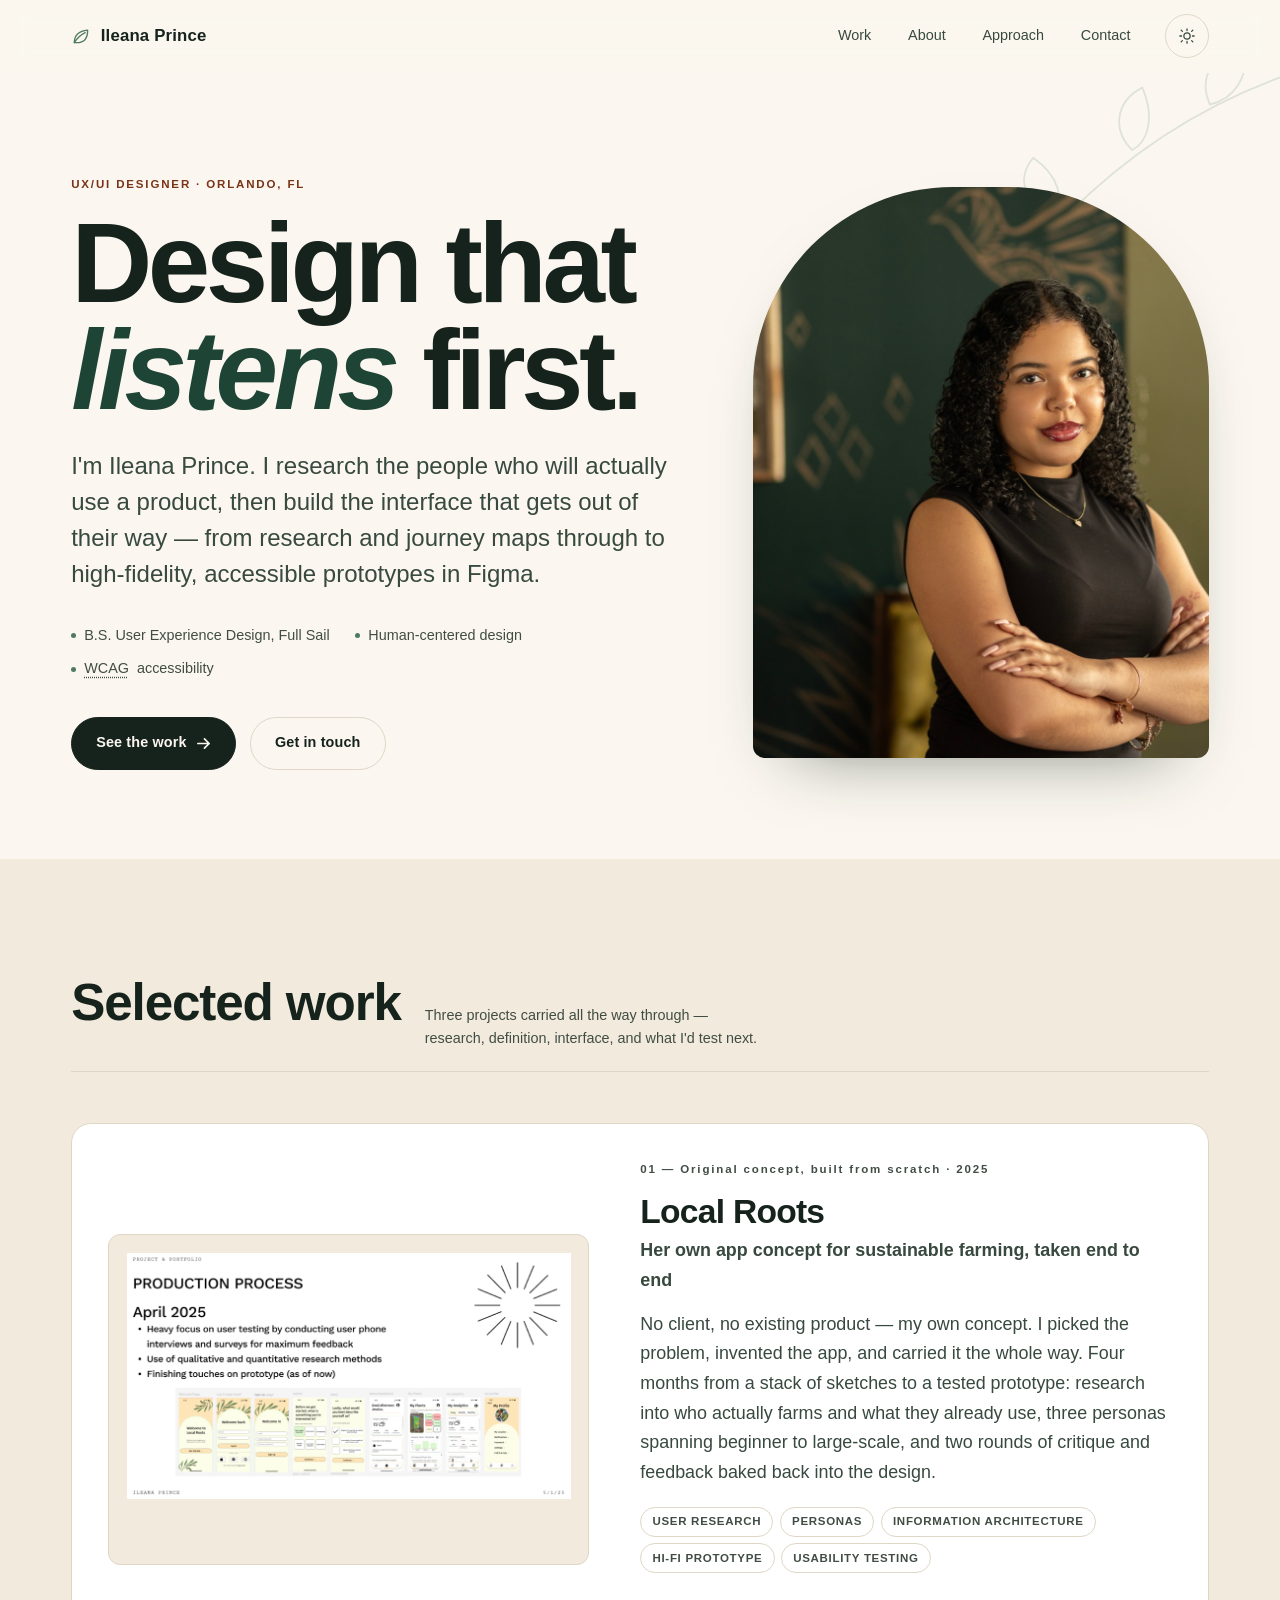
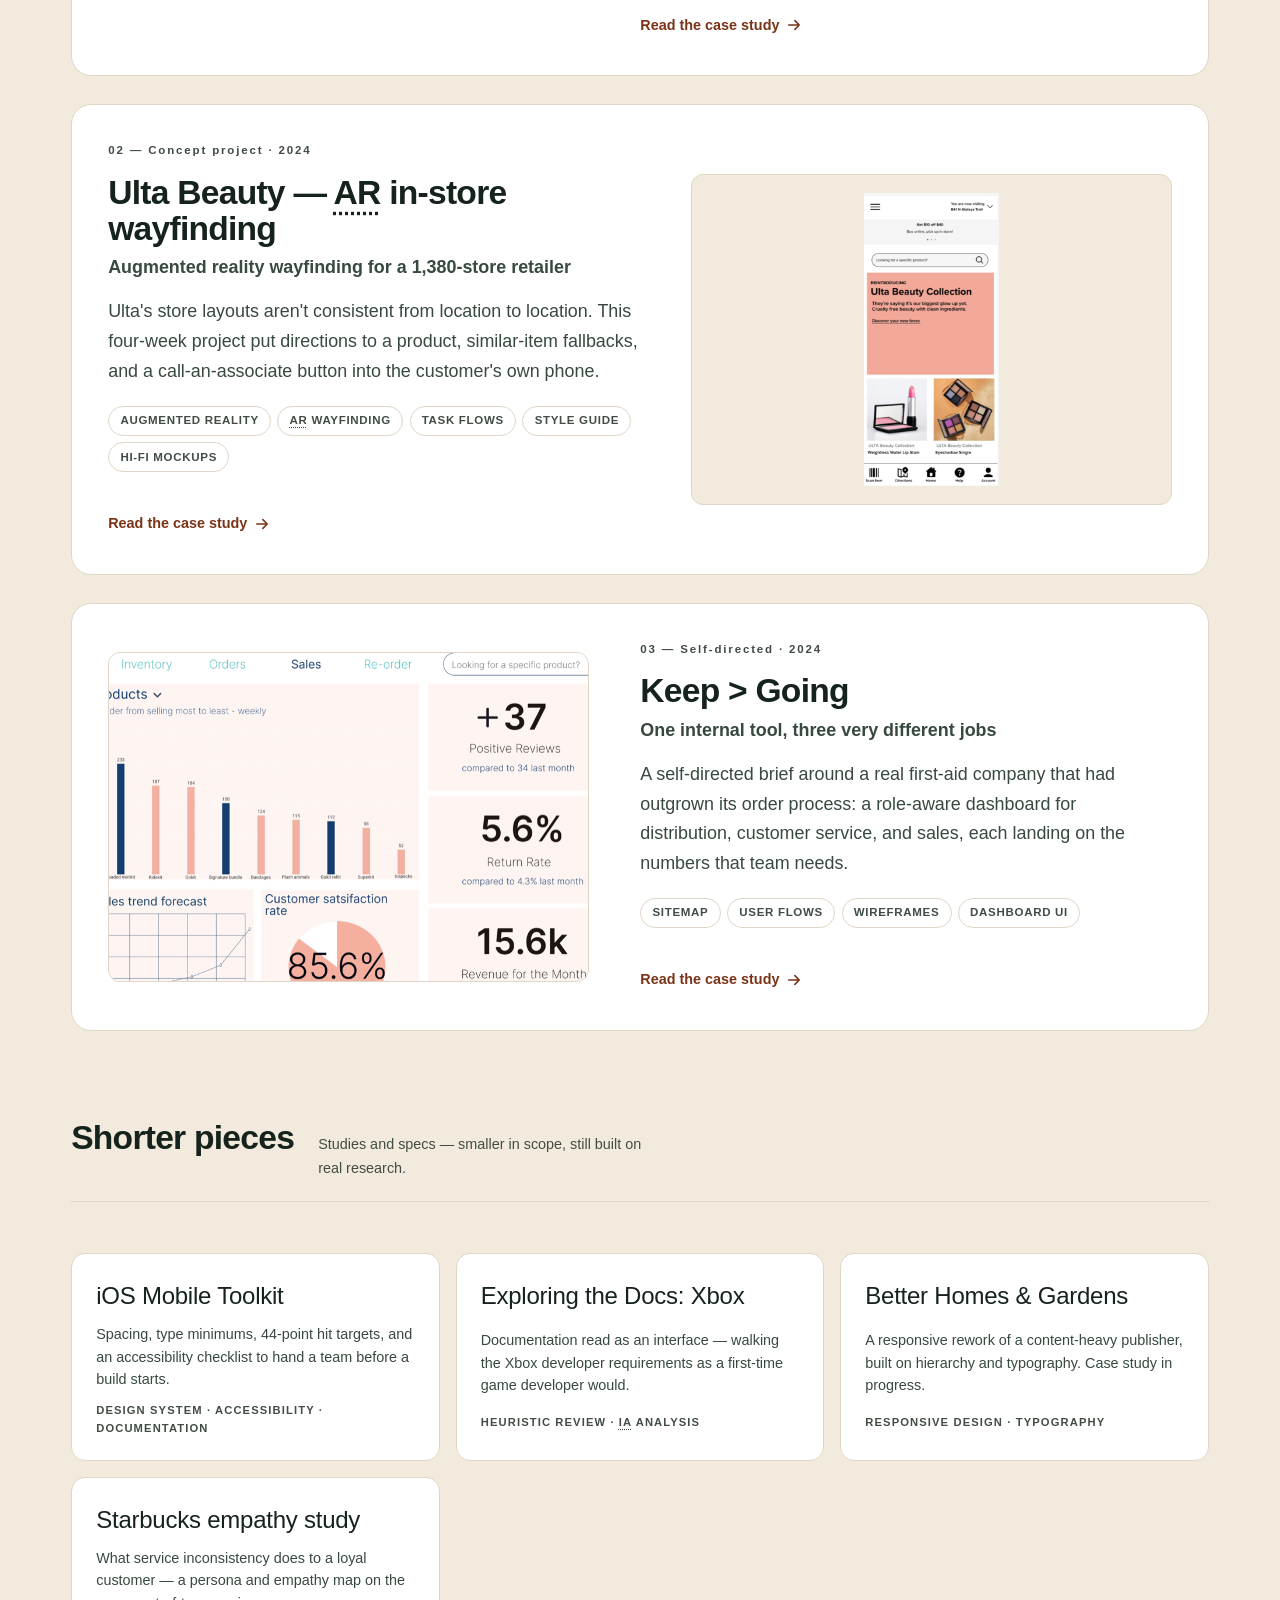
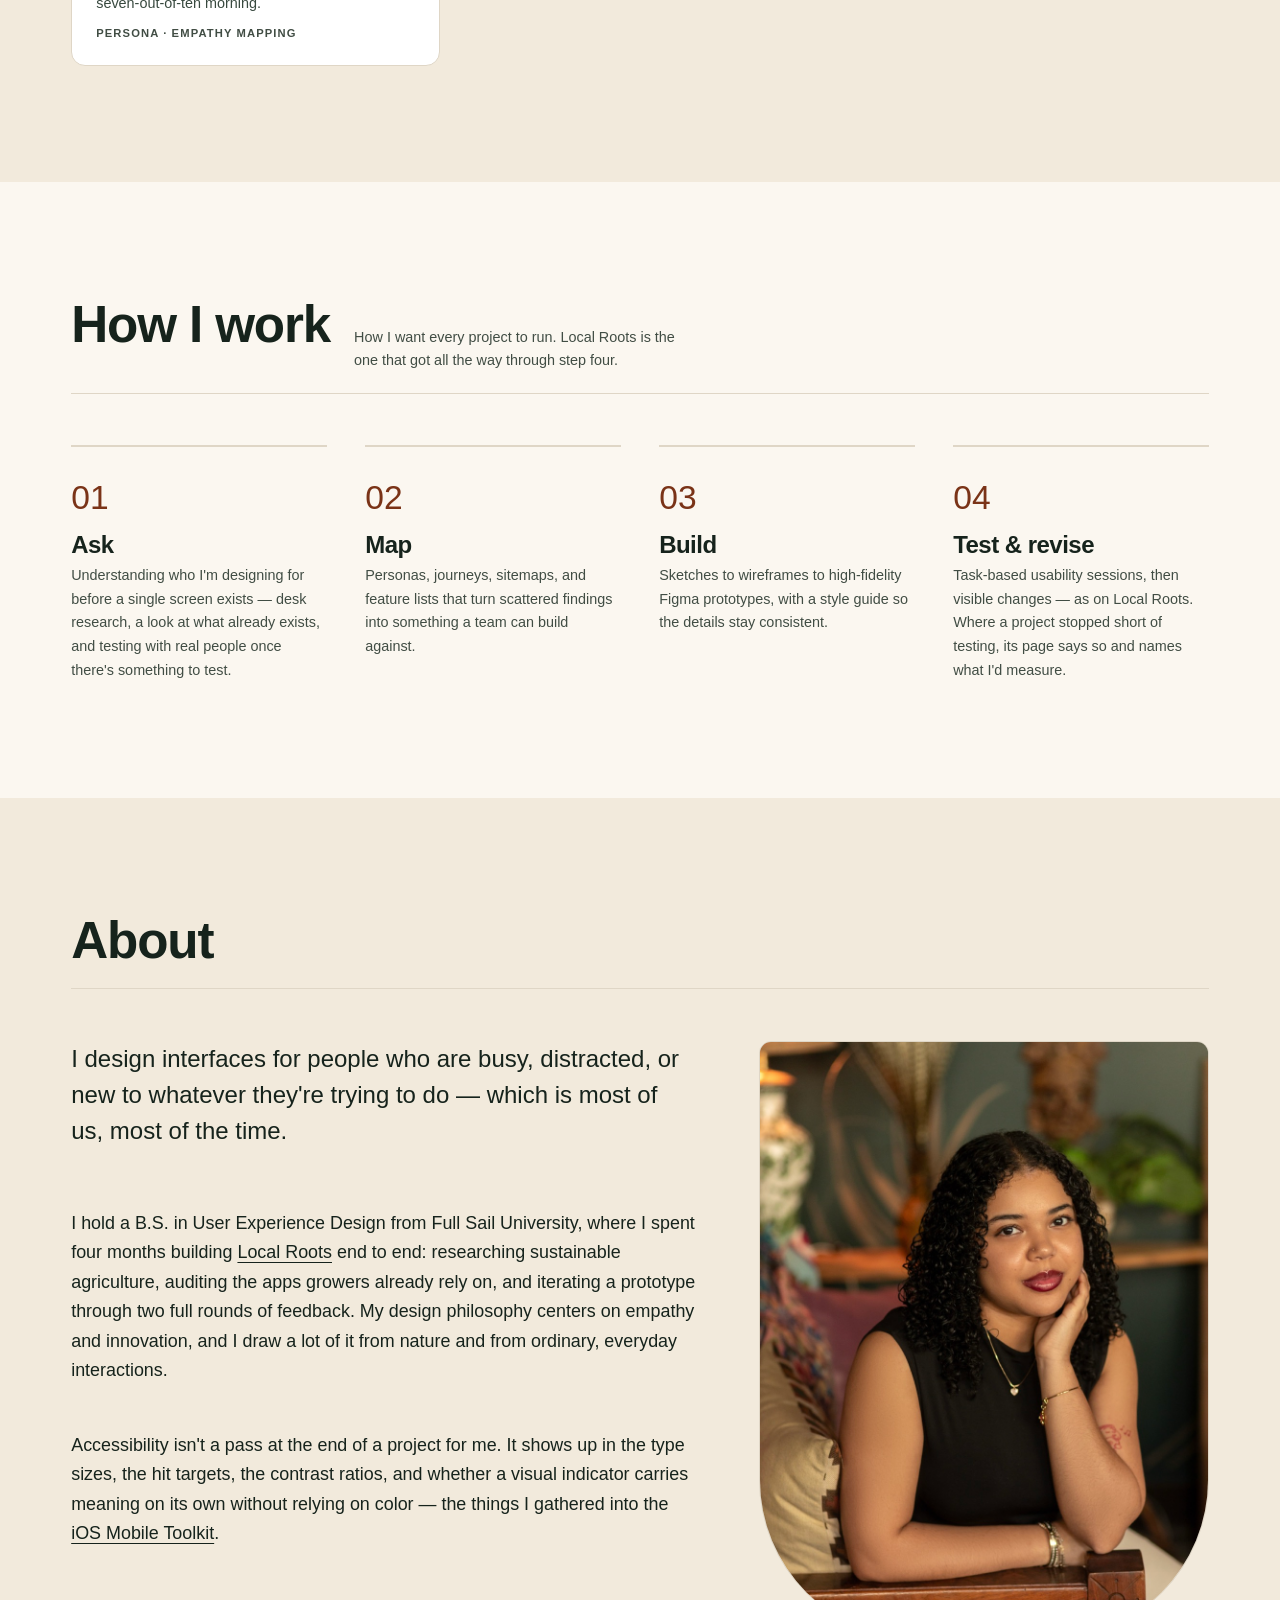
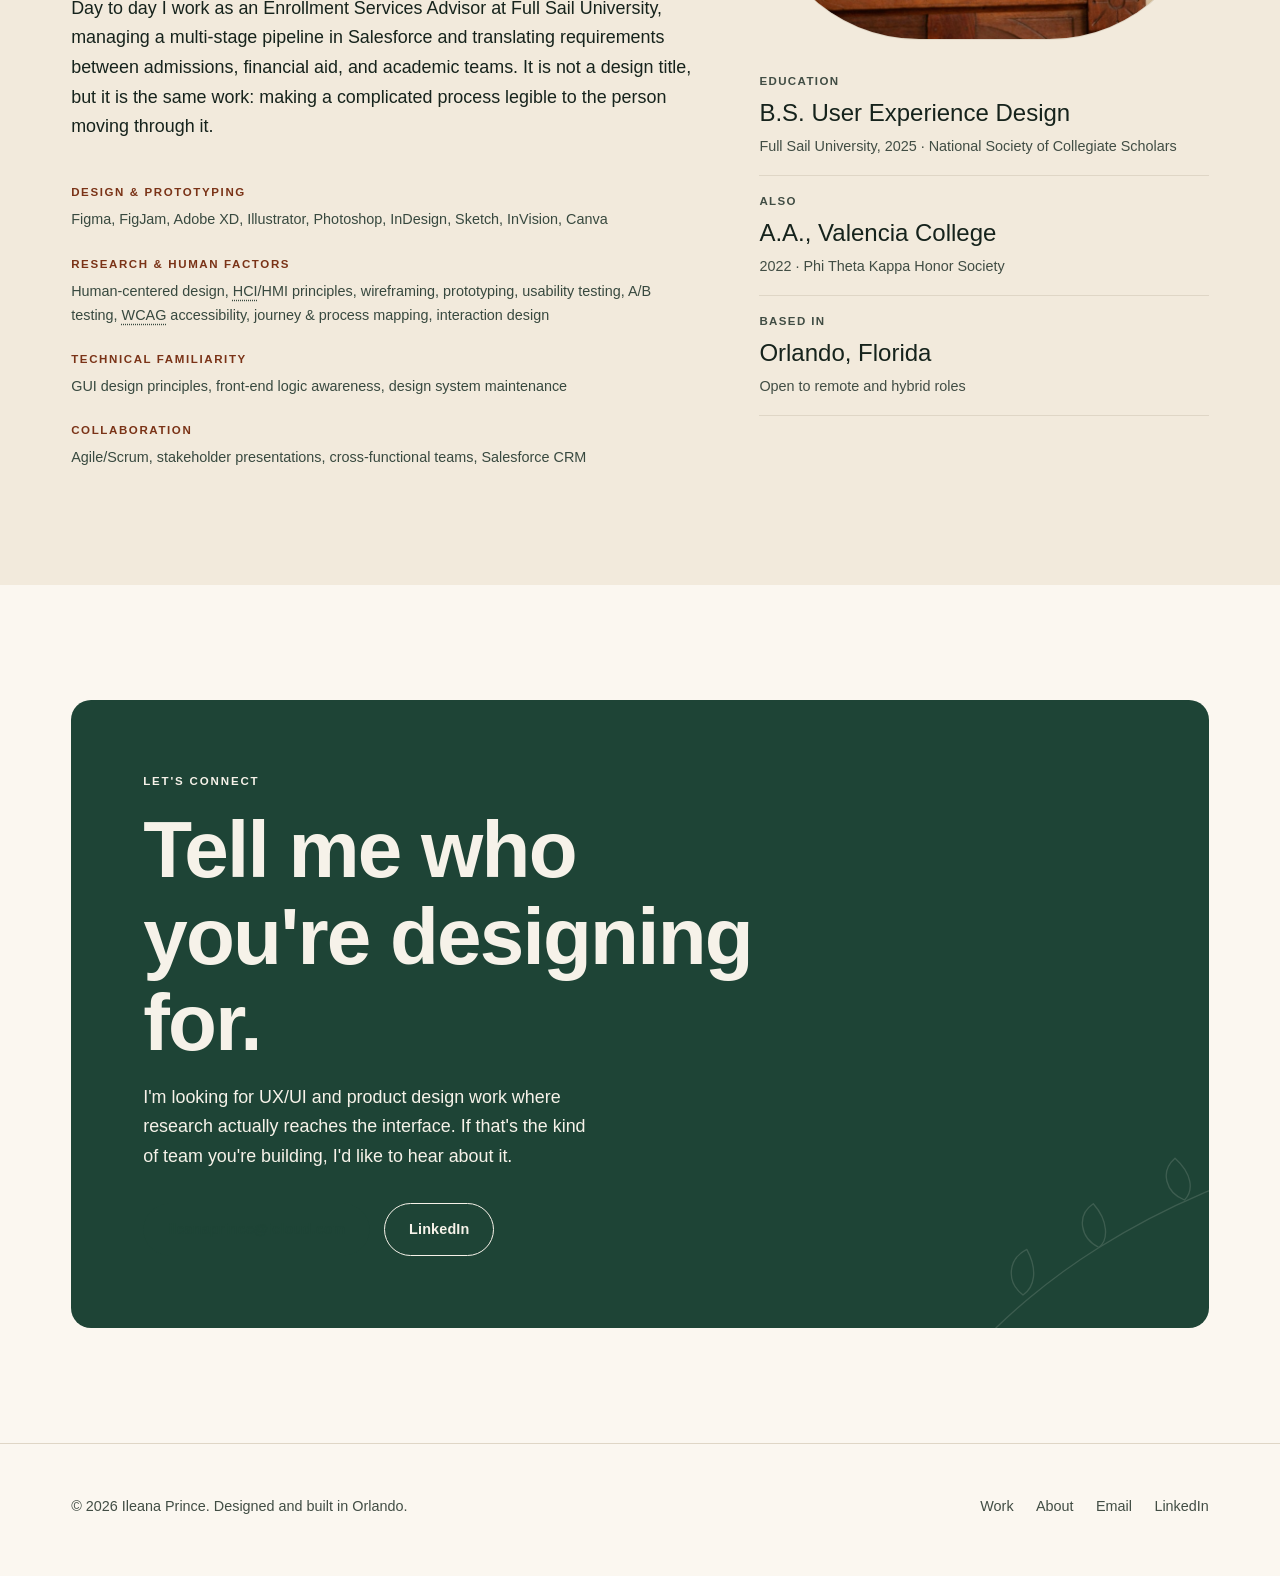
<file: index.html>
<!DOCTYPE html>
<html lang="en">
<head>
<meta charset="utf-8">
<meta name="viewport" content="width=device-width, initial-scale=1">
<title>Ileana Prince — UX/UI Designer</title>
<meta name="description" content="Ileana Prince is a UX/UI designer in Orlando, Florida. Case studies in sustainable agriculture, retail AR, operations dashboards and mobile design.">
<meta name="author" content="Ileana Prince">
<meta name="robots" content="index, follow, max-image-preview:large, max-snippet:-1">
<meta name="twitter:card" content="summary_large_image">
<meta name="twitter:title" content="Ileana Prince — UX/UI Designer">
<meta name="twitter:description" content="Ileana Prince is a UX/UI designer in Orlando, Florida. Case studies in sustainable agriculture, retail AR, operations dashboards and mobile design.">
<meta name="twitter:image" content="https://ileanaprince.com/images/photos/web-folded-arms.jpg">
<meta property="og:site_name" content="Ileana Prince">
<meta property="og:locale" content="en_US">
<link rel="canonical" href="https://ileanaprince.com/">
<meta property="og:title" content="Ileana Prince — UX/UI Designer">
<meta property="og:description" content="Human-centered design, accessibility, and interface systems. Selected case studies.">
<meta property="og:type" content="website">
<meta property="og:url" content="https://ileanaprince.com/">
<meta property="og:image" content="https://ileanaprince.com/images/photos/web-folded-arms.jpg">
<meta name="theme-color" content="#FBF7F0" media="(prefers-color-scheme: light)">
<meta name="theme-color" content="#0F1613" media="(prefers-color-scheme: dark)">
<link rel="icon" href="images/brand/favicon-64.png" sizes="64x64">
<link rel="apple-touch-icon" href="images/brand/apple-touch-icon.png">
<link rel="stylesheet" href="css/main.css">
<script type="application/ld+json">
{
  "@context": "https://schema.org",
  "@type": "Person",
  "name": "Ileana Prince",
  "jobTitle": "UX/UI Designer",
  "url": "https://ileanaprince.com/",
  "email": "mailto:ileanaprince@icloud.com",
  "sameAs": ["https://www.linkedin.com/in/ileanaprince/"],
  "address": { "@type": "PostalAddress", "addressLocality": "Orlando", "addressRegion": "FL", "addressCountry": "US" },
  "alumniOf": { "@type": "CollegeOrUniversity", "name": "Full Sail University" },
  "knowsAbout": ["User Experience Design", "Human-Centered Design", "Accessibility (WCAG)", "Figma", "Prototyping", "Usability Testing", "Design Systems"]
}
</script>
<script type="application/ld+json">
{
  "@context": "https://schema.org",
  "@type": "WebSite",
  "name": "Ileana Prince",
  "url": "https://ileanaprince.com/",
  "inLanguage": "en",
  "description": "Portfolio of Ileana Prince, a UX/UI designer in Orlando, Florida.",
  "author": {
    "@type": "Person",
    "name": "Ileana Prince"
  }
}
</script>
<script type="application/ld+json">
{
  "@context": "https://schema.org",
  "@type": "ItemList",
  "name": "Selected work",
  "url": "https://ileanaprince.com/#work",
  "itemListElement": [
    {
      "@type": "ListItem",
      "position": 1,
      "name": "Local Roots",
      "url": "https://ileanaprince.com/work/local-roots.html"
    },
    {
      "@type": "ListItem",
      "position": 2,
      "name": "Ulta Beauty AR",
      "url": "https://ileanaprince.com/work/ulta-beauty.html"
    },
    {
      "@type": "ListItem",
      "position": 3,
      "name": "Keep > Going",
      "url": "https://ileanaprince.com/work/keep-going.html"
    },
    {
      "@type": "ListItem",
      "position": 4,
      "name": "iOS Mobile Toolkit",
      "url": "https://ileanaprince.com/work/ios-toolkit.html"
    },
    {
      "@type": "ListItem",
      "position": 5,
      "name": "Exploring the Docs: Xbox",
      "url": "https://ileanaprince.com/work/xbox.html"
    },
    {
      "@type": "ListItem",
      "position": 6,
      "name": "Better Homes & Gardens",
      "url": "https://ileanaprince.com/work/better-homes-gardens.html"
    },
    {
      "@type": "ListItem",
      "position": 7,
      "name": "Starbucks empathy study",
      "url": "https://ileanaprince.com/work/starbucks.html"
    }
  ]
}
</script>
</head>
<body>
<script>document.documentElement.classList.add("js");try{var t=localStorage.getItem("theme");if(t)document.documentElement.setAttribute("data-theme",t);}catch(e){}</script>

<a class="skip-link" href="#main">Skip to content</a>

<header class="site-header">
  <div class="wrap">
    <a class="wordmark" href="index.html">
      <svg class="leaf" viewBox="0 0 24 24" fill="none" stroke="currentColor" stroke-width="1.6" aria-hidden="true">
        <path d="M4 20c0-8 5-14 16-15 0 11-6 15-13 15H4Z" stroke-linejoin="round"/>
        <path d="M4 20C7 15 11 11 17 8" stroke-linecap="round"/>
      </svg>
      Ileana Prince
    </a>
    <nav class="nav" aria-label="Primary">
      <a href="#work">Work</a>
      <a href="#about">About</a>
      <a href="#approach" class="nav-hide-sm">Approach</a>
      <a href="#contact">Contact</a>
    <button type="button" class="theme-toggle" id="themeToggle" aria-pressed="false" title="Switch between light and dark">
        <svg class="icon-sun" viewBox="0 0 24 24" fill="none" stroke="currentColor" stroke-width="1.7" aria-hidden="true"><circle cx="12" cy="12" r="4.2"/><path d="M12 2.5v2.2M12 19.3v2.2M4.2 4.2l1.6 1.6M18.2 18.2l1.6 1.6M2.5 12h2.2M19.3 12h2.2M4.2 19.8l1.6-1.6M18.2 5.8l1.6-1.6" stroke-linecap="round"/></svg>
        <svg class="icon-moon" viewBox="0 0 24 24" fill="none" stroke="currentColor" stroke-width="1.7" aria-hidden="true"><path d="M20 14.5A8.2 8.2 0 0 1 9.5 4a8.5 8.5 0 1 0 10.5 10.5Z" stroke-linejoin="round"/></svg>
        <span class="visually-hidden">Switch colour theme</span>
      </button>
    </nav>
  </div>
</header>

<main id="main">

  <!-- ===================================================== hero ===== -->
  <section class="hero">
    <svg class="hero-vine" viewBox="0 0 400 300" fill="none" stroke="currentColor" stroke-width="1.4" aria-hidden="true">
      <path d="M400 20C320 40 250 80 190 140S80 250 20 280" stroke-linecap="round"/>
      <path d="M300 55c-10-22 4-42 28-46 2 26-10 42-28 46ZM240 90c-16-16-12-38 8-48 10 24 4 42-8 48ZM180 140c-22-6-30-28-16-44 20 14 24 32 16 44ZM130 190c-23 0-36-19-28-38 22 9 32 25 28 38ZM80 240c-22 6-40-8-38-28 24 2 38 14 38 28Z" stroke-linejoin="round"/>
    </svg>
    <div class="wrap">
      <div>
        <span class="eyebrow">UX/UI Designer · Orlando, FL</span>
        <h1>Design that <em>listens</em> first.</h1>
        <p class="hero-lede">
          I'm Ileana Prince. I research the people who will actually use a product, then
          build the interface that gets out of their way — from research and journey
          maps through to high-fidelity, accessible prototypes in Figma.
        </p>
        <div class="hero-meta">
          <span>B.S. User Experience Design, Full Sail</span>
          <span>Human-centered design</span>
          <span><abbr title="Web Content Accessibility Guidelines">WCAG</abbr> accessibility</span>
        </div>
        <div class="btn-row">
          <a class="btn" href="#work">
            See the work
            <svg viewBox="0 0 16 16" fill="none" stroke="currentColor" stroke-width="1.8" aria-hidden="true"><path d="M2 8h12M9 3l5 5-5 5" stroke-linecap="round" stroke-linejoin="round"/></svg>
          </a>
          <a class="btn btn--ghost" href="mailto:ileanaprince@icloud.com">Get in touch</a>
        </div>
      </div>
      <div class="portrait">
        <img src="images/photos/web-folded-arms.jpg"
             alt="Ileana Prince, arms folded, standing in front of a deep green wall with a gold bird mural."
             width="940" height="1400" fetchpriority="high">
      </div>
    </div>
  </section>

  <!-- ===================================================== work ===== -->
  <section class="section section--tint" id="work">
    <div class="wrap">
      <div class="section-head">
        <h2>Selected work</h2>
        <p>Three projects carried all the way through — research, definition, interface, and what I'd test next.</p>
      </div>

      <div class="work-list">

        <article class="work-card reveal">
          <div class="work-thumb work-thumb--fit">
            <img src="images/work/local-roots/07-sm.png" alt="High-fidelity Local Roots app screens: onboarding, login, and a weather dashboard." loading="lazy" width="800" height="550">
          </div>
          <div class="work-body">
            <span class="work-index">01 — Original concept, built from scratch · 2025</span>
            <h3><a href="work/local-roots.html">Local Roots</a></h3>
            <p class="work-kicker">Her own app concept for sustainable farming, taken end to end</p>
            <p>No client, no existing product — my own concept. I picked the problem, invented the app, and carried it the whole way. Four months from a stack of sketches to a tested prototype: research into who actually farms and what they already use, three personas spanning beginner to large-scale, and two rounds of critique and feedback baked back into the design.</p>
            <ul class="tags">
              <li>User research</li><li>Personas</li><li>Information architecture</li><li>Hi-fi prototype</li><li>Usability testing</li>
            </ul>
            <span class="work-more">Read the case study
              <svg viewBox="0 0 16 16" fill="none" stroke="currentColor" stroke-width="1.8" aria-hidden="true"><path d="M2 8h12M9 3l5 5-5 5" stroke-linecap="round" stroke-linejoin="round"/></svg>
            </span>
          </div>
        </article>

        <article class="work-card reveal">
          <div class="work-thumb work-thumb--fit">
            <img src="images/work/ulta-beauty/14-sm.png" alt="Ulta Beauty AR app home screen with a store banner, product cards, and a scan-item toolbar." loading="lazy" width="800" height="550">
          </div>
          <div class="work-body">
            <span class="work-index">02 — Concept project · 2024</span>
            <h3><a href="work/ulta-beauty.html">Ulta Beauty — <abbr title="Augmented reality">AR</abbr> in-store wayfinding</a></h3>
            <p class="work-kicker">Augmented reality wayfinding for a 1,380-store retailer</p>
            <p>Ulta's store layouts aren't consistent from location to location. This four-week project put directions to a product, similar-item fallbacks, and a call-an-associate button into the customer's own phone.</p>
            <ul class="tags">
              <li>Augmented reality</li><li><abbr title="Augmented reality">AR</abbr> wayfinding</li><li>Task flows</li><li>Style guide</li><li>Hi-fi mockups</li>
            </ul>
            <span class="work-more">Read the case study
              <svg viewBox="0 0 16 16" fill="none" stroke="currentColor" stroke-width="1.8" aria-hidden="true"><path d="M2 8h12M9 3l5 5-5 5" stroke-linecap="round" stroke-linejoin="round"/></svg>
            </span>
          </div>
        </article>

        <article class="work-card reveal">
          <div class="work-thumb">
            <img src="images/work/keep-going/18-sm.png" alt="Keep &gt; Going sales dashboard showing a product bar chart, positive reviews, return rate, and monthly revenue." loading="lazy" width="800" height="550">
          </div>
          <div class="work-body">
            <span class="work-index">03 — Self-directed · 2024</span>
            <h3><a href="work/keep-going.html">Keep &gt; Going</a></h3>
            <p class="work-kicker">One internal tool, three very different jobs</p>
            <p>A self-directed brief around a real first-aid company that had outgrown its order process: a role-aware dashboard for distribution, customer service, and sales, each landing on the numbers that team needs.</p>
            <ul class="tags">
              <li>Sitemap</li><li>User flows</li><li>Wireframes</li><li>Dashboard UI</li>
            </ul>
            <span class="work-more">Read the case study
              <svg viewBox="0 0 16 16" fill="none" stroke="currentColor" stroke-width="1.8" aria-hidden="true"><path d="M2 8h12M9 3l5 5-5 5" stroke-linecap="round" stroke-linejoin="round"/></svg>
            </span>
          </div>
        </article>

      </div>

      <div class="section-head" style="margin-top:clamp(3.5rem,7vw,6rem)">
        <h2 style="font-size:var(--step-2)">Shorter pieces</h2>
        <p>Studies and specs — smaller in scope, still built on real research.</p>
      </div>

      <ul class="brief-list reveal">
        <li>
          <a href="work/ios-toolkit.html">
            <span class="brief-title">iOS Mobile Toolkit</span>
            <span class="brief-desc">Spacing, type minimums, 44&#8209;point hit targets, and an accessibility checklist to hand a team before a build starts.</span>
            <span class="brief-tags">Design system · Accessibility · Documentation</span>
          </a>
        </li>
        <li>
          <a href="work/xbox.html">
            <span class="brief-title">Exploring the Docs: Xbox</span>
            <span class="brief-desc">Documentation read as an interface — walking the Xbox developer requirements as a first-time game developer would.</span>
            <span class="brief-tags">Heuristic review · <abbr title="Information architecture">IA</abbr> analysis</span>
          </a>
        </li>
        <li>
          <a href="work/better-homes-gardens.html">
            <span class="brief-title">Better Homes &amp; Gardens</span>
            <span class="brief-desc">A responsive rework of a content-heavy publisher, built on hierarchy and typography. Case study in progress.</span>
            <span class="brief-tags">Responsive design · Typography</span>
          </a>
        </li>
        <li>
          <a href="work/starbucks.html">
            <span class="brief-title">Starbucks empathy study</span>
            <span class="brief-desc">What service inconsistency does to a loyal customer — a persona and empathy map on the seven-out-of-ten morning.</span>
            <span class="brief-tags">Persona · Empathy mapping</span>
          </a>
        </li>
      </ul>
    </div>
  </section>

  <!-- ================================================= approach ===== -->
  <section class="section" id="approach">
    <div class="wrap">
      <div class="section-head">
        <h2>How I work</h2>
        <p>How I want every project to run. Local Roots is the one that got all the way through step four.</p>
      </div>
      <ol class="steps reveal">
        <li>
          <h3>Ask</h3>
          <p>Understanding who I'm designing for before a single screen exists — desk research, a look at what already exists, and testing with real people once there's something to test.</p>
        </li>
        <li>
          <h3>Map</h3>
          <p>Personas, journeys, sitemaps, and feature lists that turn scattered findings into something a team can build against.</p>
        </li>
        <li>
          <h3>Build</h3>
          <p>Sketches to wireframes to high-fidelity Figma prototypes, with a style guide so the details stay consistent.</p>
        </li>
        <li>
          <h3>Test &amp; revise</h3>
          <p>Task-based usability sessions, then visible changes — as on Local Roots. Where a project stopped short of testing, its page says so and names what I'd measure.</p>
        </li>
      </ol>
    </div>
  </section>

  <!-- ==================================================== about ===== -->
  <section class="section section--tint" id="about">
    <div class="wrap">
      <div class="section-head">
        <h2>About</h2>
      </div>
      <div class="about-grid">
        <div class="prose">
          <p style="font-size:var(--step-1);color:var(--fg);line-height:1.5">
            I design interfaces for people who are busy, distracted, or new to whatever they're
            trying to do — which is most of us, most of the time.
          </p>
          <p>
            I hold a B.S. in User Experience Design from Full Sail University, where I spent four
            months building <a href="work/local-roots.html">Local Roots</a> end to end: researching
            sustainable agriculture, auditing the apps growers already rely on, and
            iterating a prototype through two full rounds of feedback. My design philosophy
            centers on empathy and innovation, and I draw a lot of it from nature and from ordinary,
            everyday interactions.
          </p>
          <p>
            Accessibility isn't a pass at the end of a project for me. It shows up in the type sizes,
            the hit targets, the contrast ratios, and whether a visual indicator carries meaning on
            its own without relying on color — the things I gathered into the
            <a href="work/ios-toolkit.html">iOS Mobile Toolkit</a>.
          </p>
          <p>
            Day to day I work as an Enrollment Services Advisor at Full Sail University, managing a
            multi-stage pipeline in Salesforce and translating requirements between admissions,
            financial aid, and academic teams. It is not a design title, but it is the same
            work: making a complicated process legible to the person moving through it.
          </p>

          <div class="skill-groups">
            <div class="skill-group">
              <h3>Design &amp; prototyping</h3>
              <p>Figma, FigJam, Adobe XD, Illustrator, Photoshop, InDesign, Sketch, InVision, Canva</p>
            </div>
            <div class="skill-group">
              <h3>Research &amp; human factors</h3>
              <p>Human-centered design, <abbr title="Human-Computer Interaction">HCI</abbr>/HMI principles, wireframing, prototyping, usability testing, A/B testing, <abbr title="Web Content Accessibility Guidelines">WCAG</abbr> accessibility, journey &amp; process mapping, interaction design</p>
            </div>
            <div class="skill-group">
              <h3>Technical familiarity</h3>
              <p>GUI design principles, front-end logic awareness, design system maintenance</p>
            </div>
            <div class="skill-group">
              <h3>Collaboration</h3>
              <p>Agile/Scrum, stakeholder presentations, cross-functional teams, Salesforce CRM</p>
            </div>
          </div>
        </div>

        <div>
          <div class="about-portrait">
            <img src="images/photos/web-seated-smirk.jpg" alt="Ileana Prince seated, smiling slightly, against a dark green interior." loading="lazy" width="940" height="1400">
          </div>
          <ul class="facts" style="margin-top:2rem">
            <li>
              <span class="fact-label">Education</span>
              <span class="fact-value">B.S. User Experience Design</span>
              <span class="fact-note">Full Sail University, 2025 · National Society of Collegiate Scholars</span>
            </li>
            <li>
              <span class="fact-label">Also</span>
              <span class="fact-value">A.A., Valencia College</span>
              <span class="fact-note">2022 · Phi Theta Kappa Honor Society</span>
            </li>
            <li>
              <span class="fact-label">Based in</span>
              <span class="fact-value">Orlando, Florida</span>
              <span class="fact-note">Open to remote and hybrid roles</span>
            </li>
          </ul>
        </div>
      </div>
    </div>
  </section>

  <!-- ================================================== contact ===== -->
  <section class="section" id="contact">
    <div class="wrap">
      <div class="contact-panel reveal">
        <svg class="contact-vine" viewBox="0 0 400 300" fill="none" stroke="currentColor" stroke-width="1.4" aria-hidden="true">
          <path d="M0 300C60 220 120 160 200 110S340 40 400 20" stroke-linecap="round"/>
          <path d="M120 160c-18-14-16-38 4-48 12 22 8 40-4 48ZM200 110c-20-10-24-34-6-46 16 18 16 38 6 46ZM290 60c-20-8-26-30-10-44 18 16 20 34 10 44Z" stroke-linejoin="round"/>
        </svg>
        <span class="eyebrow" style="color:inherit">Let's connect</span>
        <h2>Tell me who you're designing for.</h2>
        <p style="margin-bottom:2rem">
          I'm looking for UX/UI and product design work where research actually reaches the
          interface. If that's the kind of team you're building, I'd like to hear about it.
        </p>
        <div class="btn-row">
          <a class="btn" href="mailto:ileanaprince@icloud.com">ileanaprince@icloud.com</a>
          <a class="btn btn--ghost" href="https://www.linkedin.com/in/ileanaprince/" rel="me noopener">LinkedIn</a>
        </div>
      </div>
    </div>
  </section>

</main>

<footer class="site-footer">
  <div class="wrap">
    <p style="margin:0">© <span id="year">2026</span> Ileana Prince. Designed and built in Orlando.</p>
    <nav class="footer-links" aria-label="Footer">
      <a href="#work">Work</a>
      <a href="#about">About</a>
      <a href="mailto:ileanaprince@icloud.com">Email</a>
      <a href="https://www.linkedin.com/in/ileanaprince/" rel="me noopener">LinkedIn</a>
    </nav>
  </div>
</footer>

<script src="js/main.js" defer></script>
</body>
</html>
</file>
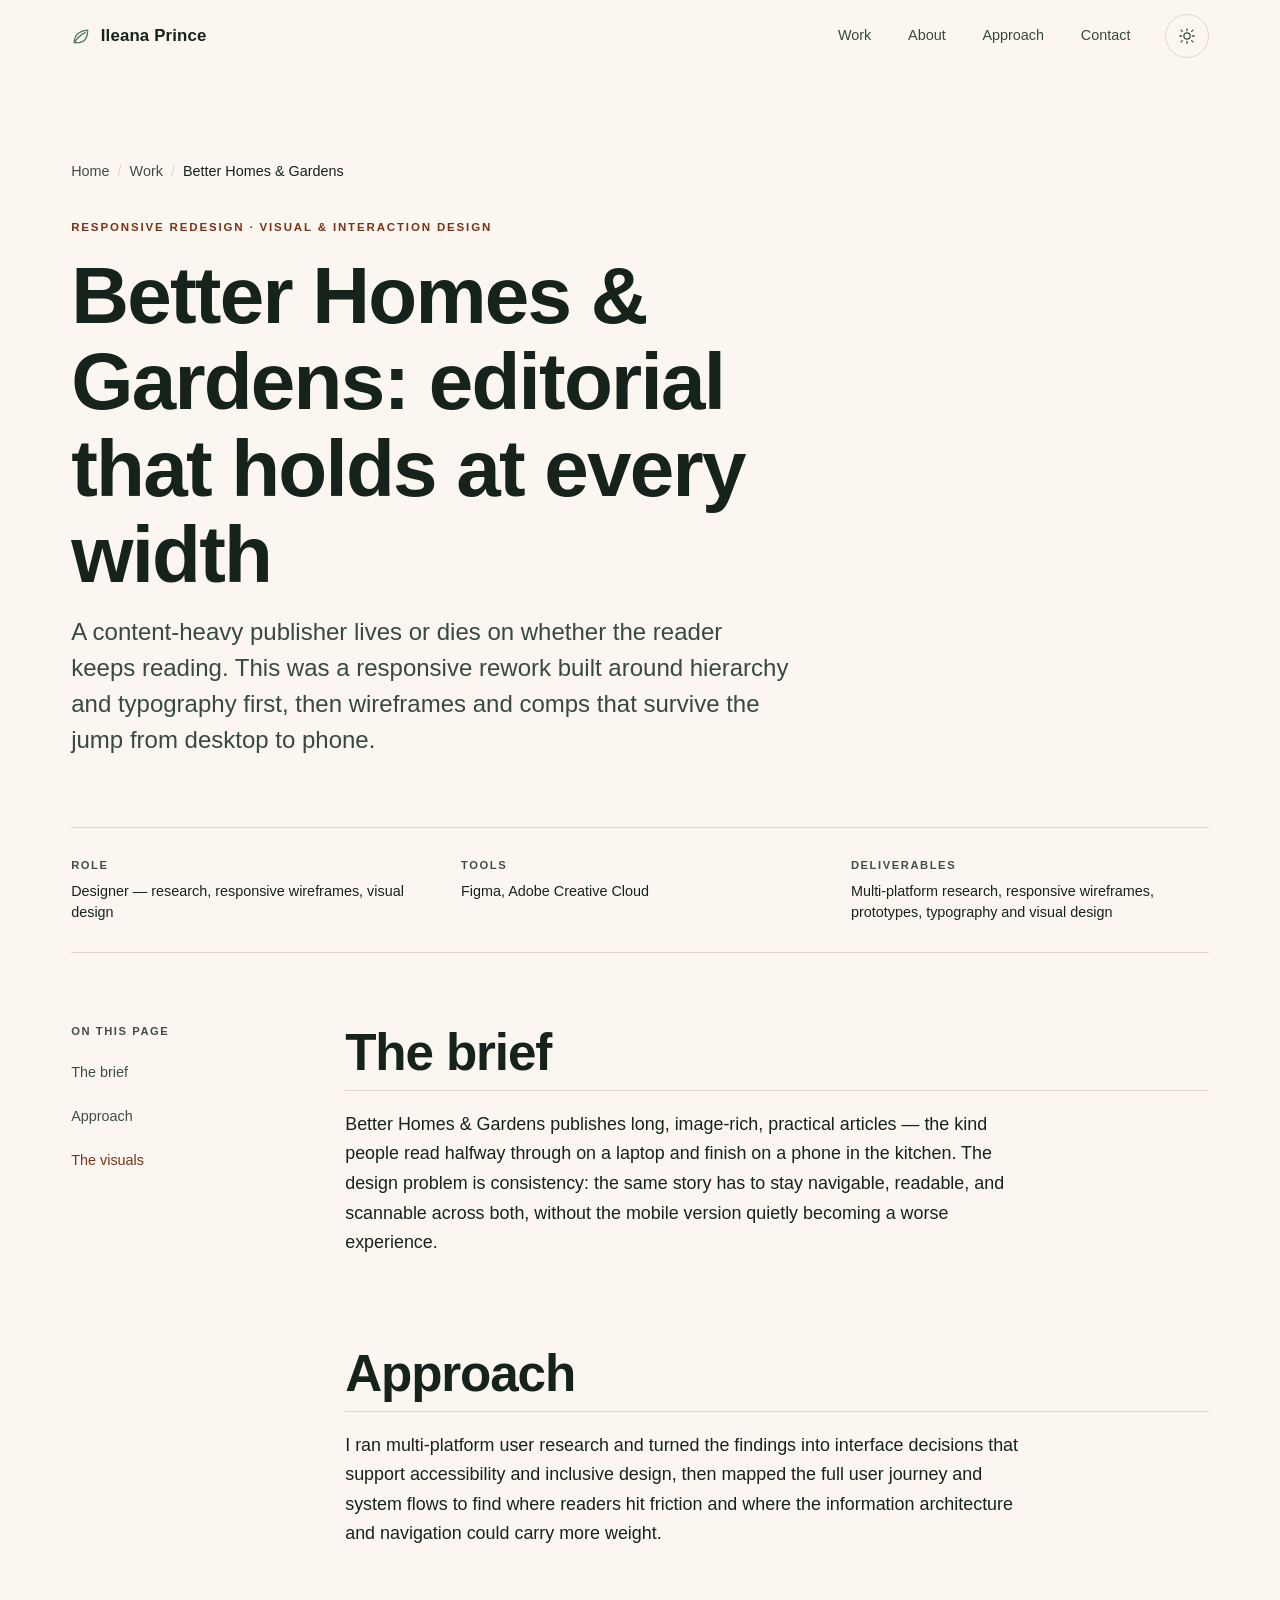
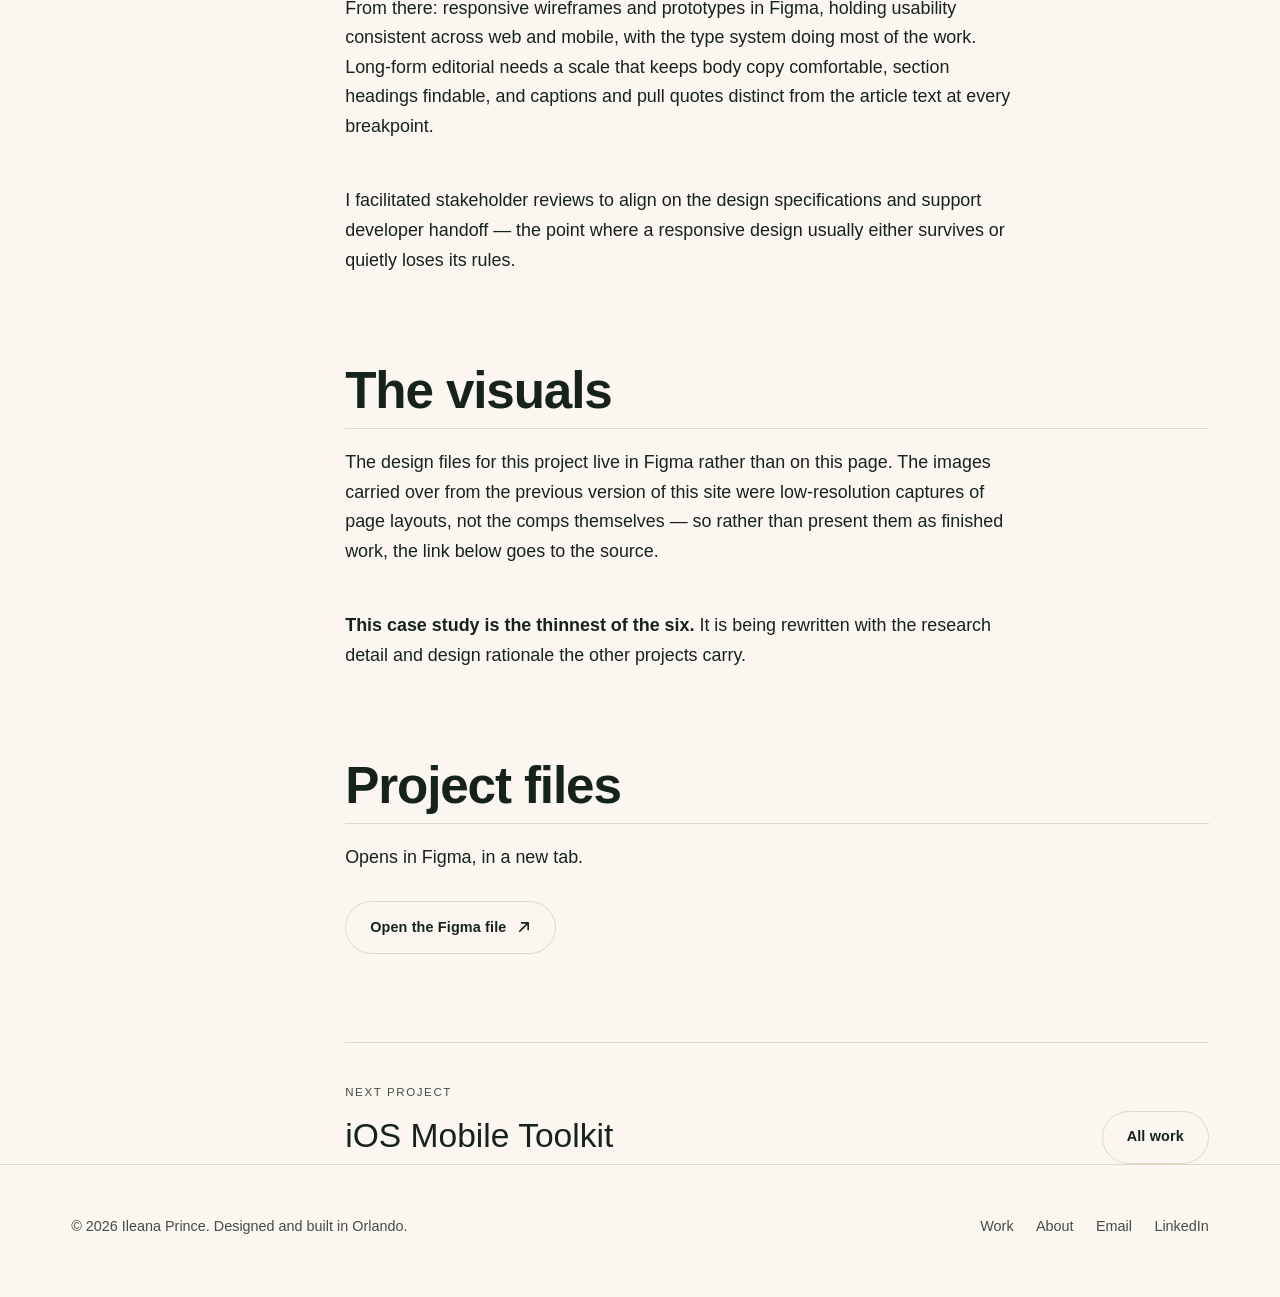
<file: work/better-homes-gardens.html>
<!DOCTYPE html>
<html lang="en">
<head>
<meta charset="utf-8">
<meta name="viewport" content="width=device-width, initial-scale=1">
<title>Better Homes &amp; Gardens — Ileana Prince</title>
<meta name="description" content="A responsive study of Better Homes &amp; Gardens, a content-heavy editorial site, built around hierarchy and typography. Case study in progress.">
<meta name="author" content="Ileana Prince">
<meta name="robots" content="index, follow, max-image-preview:large, max-snippet:-1">
<meta name="twitter:card" content="summary_large_image">
<meta name="twitter:title" content="Better Homes &amp; Gardens — Ileana Prince">
<meta name="twitter:description" content="A responsive study of Better Homes &amp; Gardens, a content-heavy editorial site, built around hierarchy and typography. Case study in progress.">
<meta name="twitter:image" content="https://ileanaprince.com/images/work/better-homes-gardens/03.png">
<meta property="og:site_name" content="Ileana Prince">
<meta property="og:locale" content="en_US">
<link rel="canonical" href="https://ileanaprince.com/work/better-homes-gardens.html">
<meta property="og:title" content="Better Homes &amp; Gardens — Ileana Prince">
<meta property="og:description" content="A responsive study of Better Homes &amp; Gardens, a content-heavy editorial site, built around hierarchy and typography. Case study in progress.">
<meta property="og:type" content="article">
<meta property="og:url" content="https://ileanaprince.com/work/better-homes-gardens.html">
<meta property="og:image" content="https://ileanaprince.com/images/work/better-homes-gardens/03.png">
<meta name="theme-color" content="#FBF7F0" media="(prefers-color-scheme: light)">
<meta name="theme-color" content="#0F1613" media="(prefers-color-scheme: dark)">
<link rel="icon" href="../images/brand/favicon-64.png" sizes="64x64">
<link rel="apple-touch-icon" href="../images/brand/apple-touch-icon.png">
<link rel="stylesheet" href="../css/main.css">
<script type="application/ld+json">
{
  "@context": "https://schema.org",
  "@type": "BreadcrumbList",
  "itemListElement": [
    {"@type":"ListItem","position":1,"name":"Home","item":"https://ileanaprince.com/"},
    {"@type":"ListItem","position":2,"name":"Work","item":"https://ileanaprince.com/#work"},
    {"@type":"ListItem","position":3,"name":"Better Homes & Gardens","item":"https://ileanaprince.com/work/better-homes-gardens.html"}
  ]
}
</script>
<script type="application/ld+json">
{
  "@context": "https://schema.org",
  "@type": "CreativeWork",
  "name": "Better Homes & Gardens",
  "headline": "Better Homes & Gardens",
  "description": "A responsive study of a content-heavy editorial site.",
  "url": "https://ileanaprince.com/work/better-homes-gardens.html",
  "image": "https://ileanaprince.com/images/work/better-homes-gardens/03.png",
  "inLanguage": "en",
  "keywords": "Responsive design, Editorial design, Typography",
  "author": {
    "@type": "Person",
    "name": "Ileana Prince",
    "url": "https://ileanaprince.com/"
  },
  "creator": {
    "@type": "Person",
    "name": "Ileana Prince"
  },
  "isPartOf": {
    "@type": "CollectionPage",
    "name": "Selected work",
    "url": "https://ileanaprince.com/#work"
  }
}
</script>
</head>
<body>
<script>document.documentElement.classList.add("js");try{var t=localStorage.getItem("theme");if(t)document.documentElement.setAttribute("data-theme",t);}catch(e){}</script>

<a class="skip-link" href="#main">Skip to content</a>

<header class="site-header">
  <div class="wrap">
    <a class="wordmark" href="../index.html">
      <svg class="leaf" viewBox="0 0 24 24" fill="none" stroke="currentColor" stroke-width="1.6" aria-hidden="true">
        <path d="M4 20c0-8 5-14 16-15 0 11-6 15-13 15H4Z" stroke-linejoin="round"/>
        <path d="M4 20C7 15 11 11 17 8" stroke-linecap="round"/>
      </svg>
      Ileana Prince
    </a>
    <nav class="nav" aria-label="Primary">
      <a href="../index.html#work">Work</a>
      <a href="../index.html#about">About</a>
      <a href="../index.html#approach" class="nav-hide-sm">Approach</a>
      <a href="../index.html#contact">Contact</a>
    <button type="button" class="theme-toggle" id="themeToggle" aria-pressed="false" title="Switch between light and dark">
        <svg class="icon-sun" viewBox="0 0 24 24" fill="none" stroke="currentColor" stroke-width="1.7" aria-hidden="true"><circle cx="12" cy="12" r="4.2"/><path d="M12 2.5v2.2M12 19.3v2.2M4.2 4.2l1.6 1.6M18.2 18.2l1.6 1.6M2.5 12h2.2M19.3 12h2.2M4.2 19.8l1.6-1.6M18.2 5.8l1.6-1.6" stroke-linecap="round"/></svg>
        <svg class="icon-moon" viewBox="0 0 24 24" fill="none" stroke="currentColor" stroke-width="1.7" aria-hidden="true"><path d="M20 14.5A8.2 8.2 0 0 1 9.5 4a8.5 8.5 0 1 0 10.5 10.5Z" stroke-linejoin="round"/></svg>
        <span class="visually-hidden">Switch colour theme</span>
      </button>
    </nav>
  </div>
</header>

<main id="main">

  <article>
    <header class="case-hero">
      <div class="wrap">
      <nav class="breadcrumb" aria-label="Breadcrumb">
        <ol>
          <li><a href="../index.html">Home</a></li>
          <li><a href="../index.html#work">Work</a></li>
          <li><span aria-current="page">Better Homes &amp; Gardens</span></li>
        </ol>
      </nav>
        <span class="eyebrow">Responsive redesign · Visual &amp; interaction design</span>
        <h1>Better Homes &amp; Gardens: editorial that holds at every width</h1>
        <p class="lede">A content-heavy publisher lives or dies on whether the reader keeps reading. This was a responsive rework built around hierarchy and typography first, then wireframes and comps that survive the jump from desktop to phone.</p>
      </div>
    </header>

    <div class="wrap">
      <dl class="case-meta">
        <div><dt>Role</dt><dd>Designer — research, responsive wireframes, visual design</dd></div>
        
        <div><dt>Tools</dt><dd>Figma, Adobe Creative Cloud</dd></div>
        <div><dt>Deliverables</dt><dd>Multi-platform research, responsive wireframes, prototypes, typography and visual design</dd></div>
      </dl>

      <div class="case-layout">
        <nav class="case-toc" aria-label="On this page">
          <h2>On this page</h2>
          <ol>
            <li><a href="#overview">The brief</a></li>
            <li><a href="#approach">Approach</a></li>
            <li><a href="#screens">The visuals</a></li>
          </ol>
        </nav>

        <div>
          <section class="case-section" id="overview">
            <h2>The brief</h2>
            <div class="prose">
            <p>Better Homes &amp; Gardens publishes long, image-rich, practical articles — the kind people read halfway through on a laptop and finish on a phone in the kitchen. The design problem is consistency: the same story has to stay navigable, readable, and scannable across both, without the mobile version quietly becoming a worse experience.</p>
            </div>
          </section>
          <section class="case-section" id="approach">
            <h2>Approach</h2>
            <div class="prose">
            <p>I ran multi-platform user research and turned the findings into interface decisions that support accessibility and inclusive design, then mapped the full user journey and system flows to find where readers hit friction and where the information architecture and navigation could carry more weight.</p>
            <p>From there: responsive wireframes and prototypes in Figma, holding usability consistent across web and mobile, with the type system doing most of the work. Long-form editorial needs a scale that keeps body copy comfortable, section headings findable, and captions and pull quotes distinct from the article text at every breakpoint.</p>
            <p>I facilitated stakeholder reviews to align on the design specifications and support developer handoff — the point where a responsive design usually either survives or quietly loses its rules.</p>
            </div>
          </section>
          <section class="case-section" id="screens">
            <h2>The visuals</h2>
            <div class="prose">
            <p>The design files for this project live in Figma rather than on this page.
               The images carried over from the previous version of this site were
               low-resolution captures of page layouts, not the comps themselves — so
               rather than present them as finished work, the link below goes to the source.</p>
            <p><strong>This case study is the thinnest of the six.</strong> It is being
               rewritten with the research detail and design rationale the other projects
               carry.</p>
            </div>
          </section>
          <section class="case-section" id="files">
            <h2>Project files</h2>
            <p class="prose">Opens in Figma, in a new tab.</p>
            <ul class="link-list">
              <li><a class="btn btn--ghost" href="https://www.figma.com/design/xtDOEUHPUFU4k2uD3OjecX/ileana_prince_digital?node-id=0-1&amp;p=f" rel="noopener" target="_blank">Open the Figma file<svg viewBox="0 0 16 16" fill="none" stroke="currentColor" stroke-width="1.8" aria-hidden="true"><path d="M6 3h7v7M13 3 4 12" stroke-linecap="round" stroke-linejoin="round"/></svg></a></li>
            </ul>
          </section>
          <nav class="case-next" aria-label="More work">
            <div>
              <span class="next-label">Next project</span>
              <a class="next-title" href="ios-toolkit.html">iOS Mobile Toolkit</a>
            </div>
            <a class="btn btn--ghost" href="../index.html#work">All work</a>
          </nav>
        </div>
      </div>
    </div>
  </article>

</main>

<footer class="site-footer">
  <div class="wrap">
    <p style="margin:0">© <span id="year">2026</span> Ileana Prince. Designed and built in Orlando.</p>
    <nav class="footer-links" aria-label="Footer">
      <a href="../index.html#work">Work</a>
      <a href="../index.html#about">About</a>
      <a href="mailto:ileanaprince@icloud.com">Email</a>
      <a href="https://www.linkedin.com/in/ileanaprince/" rel="me noopener">LinkedIn</a>
    </nav>
  </div>
</footer>

<script src="../js/main.js" defer></script>
</body>
</html>
</file>
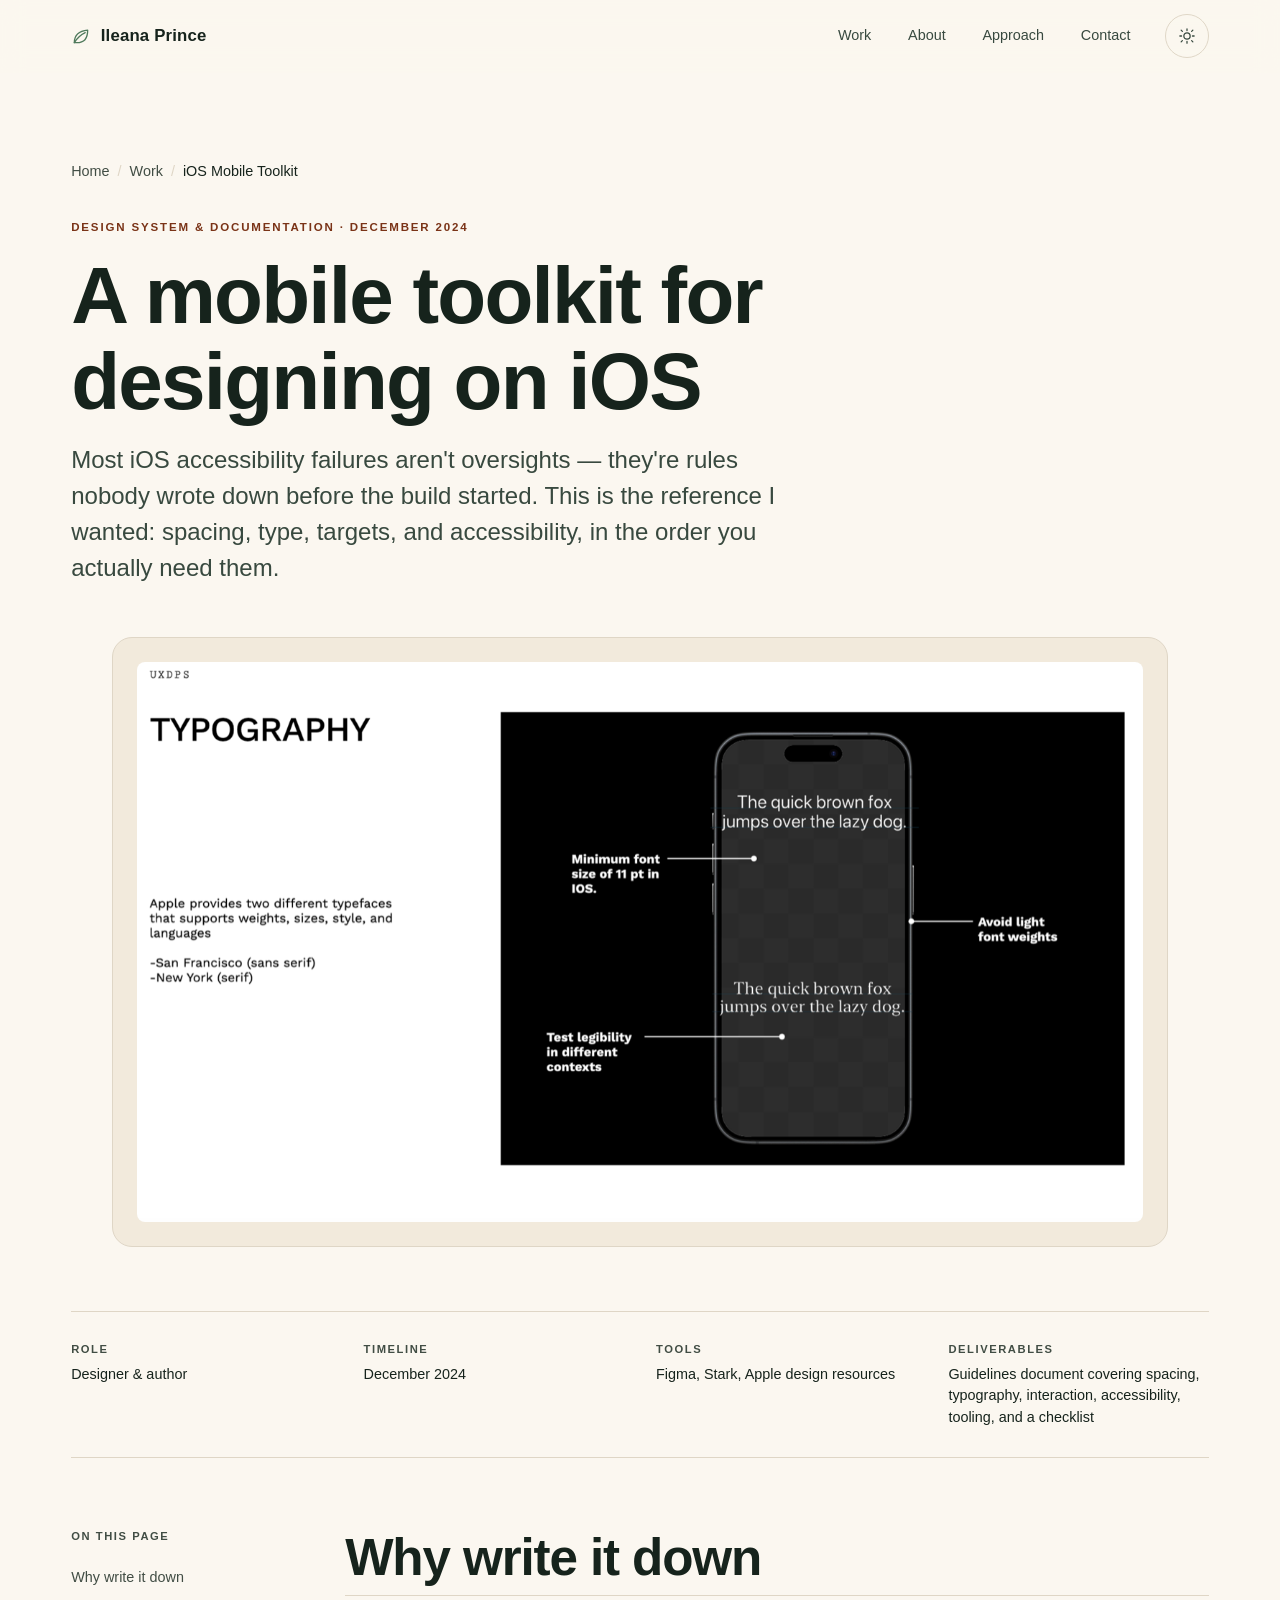
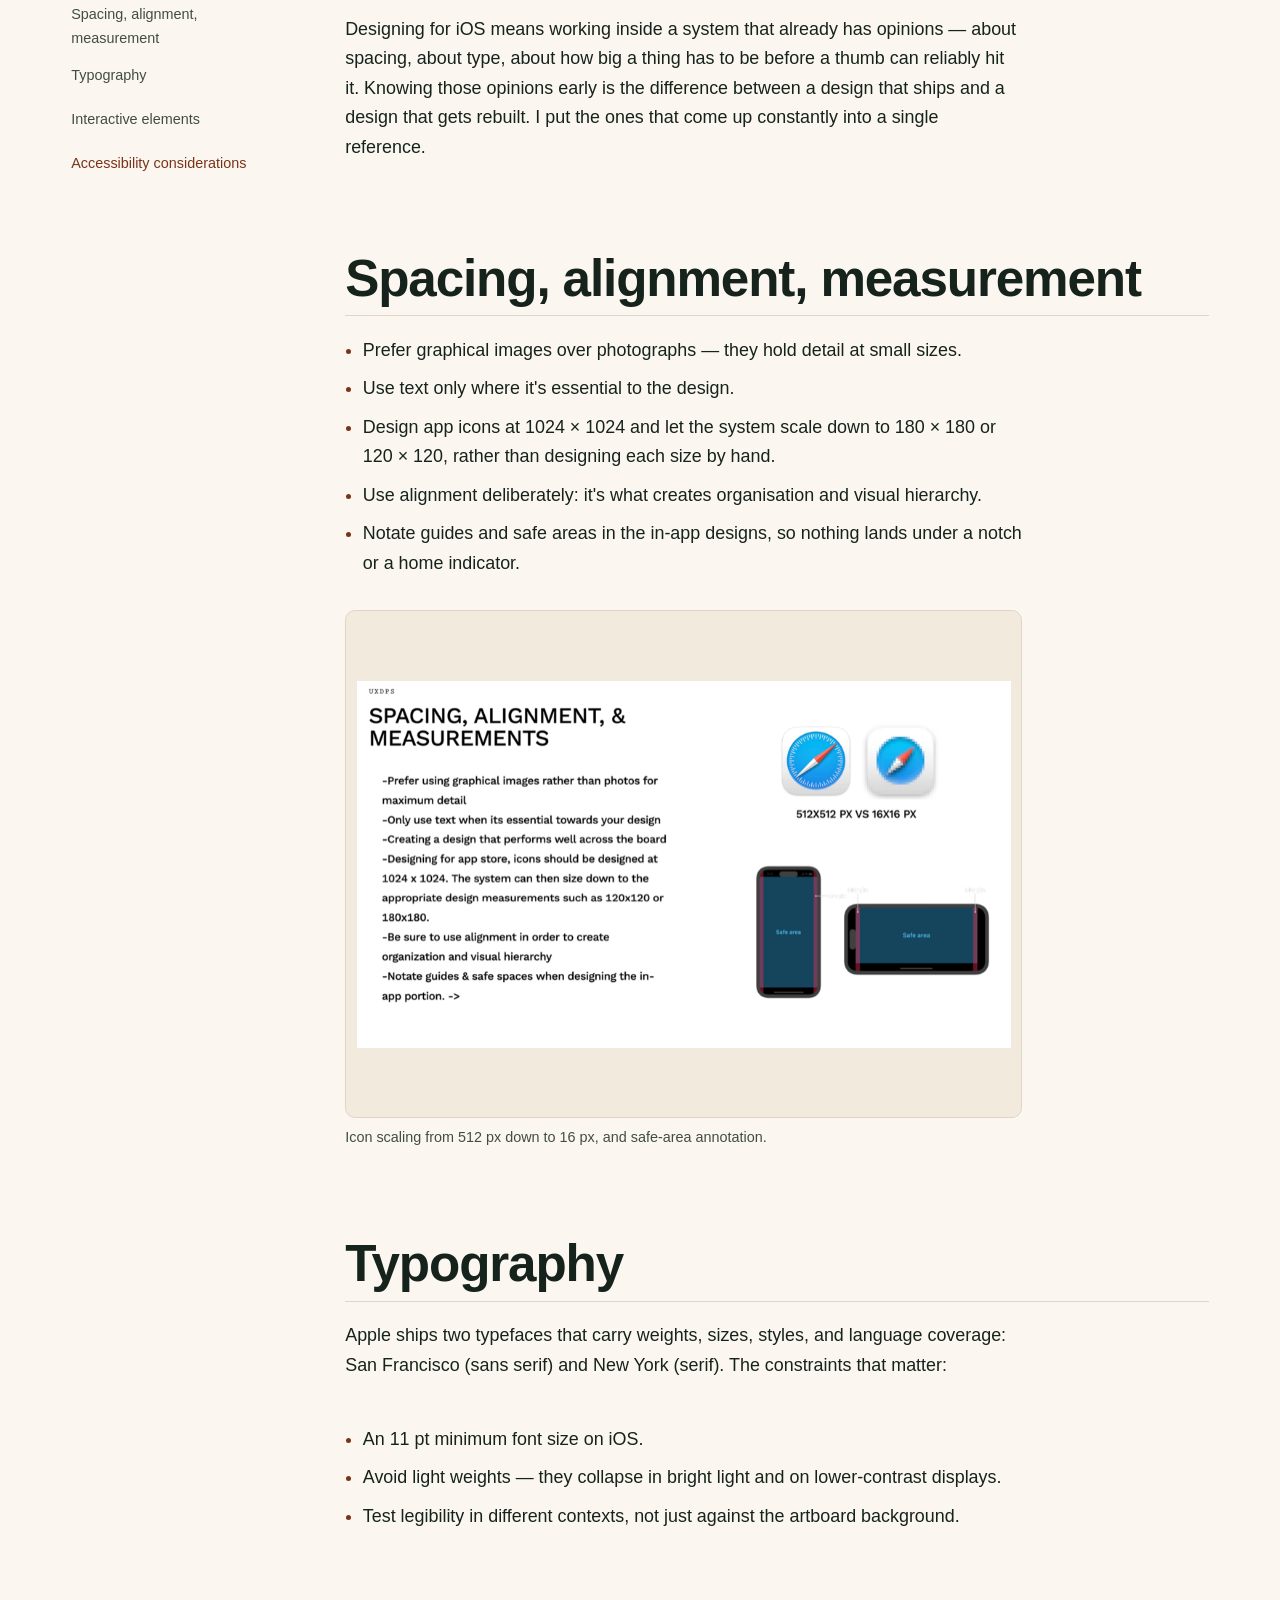
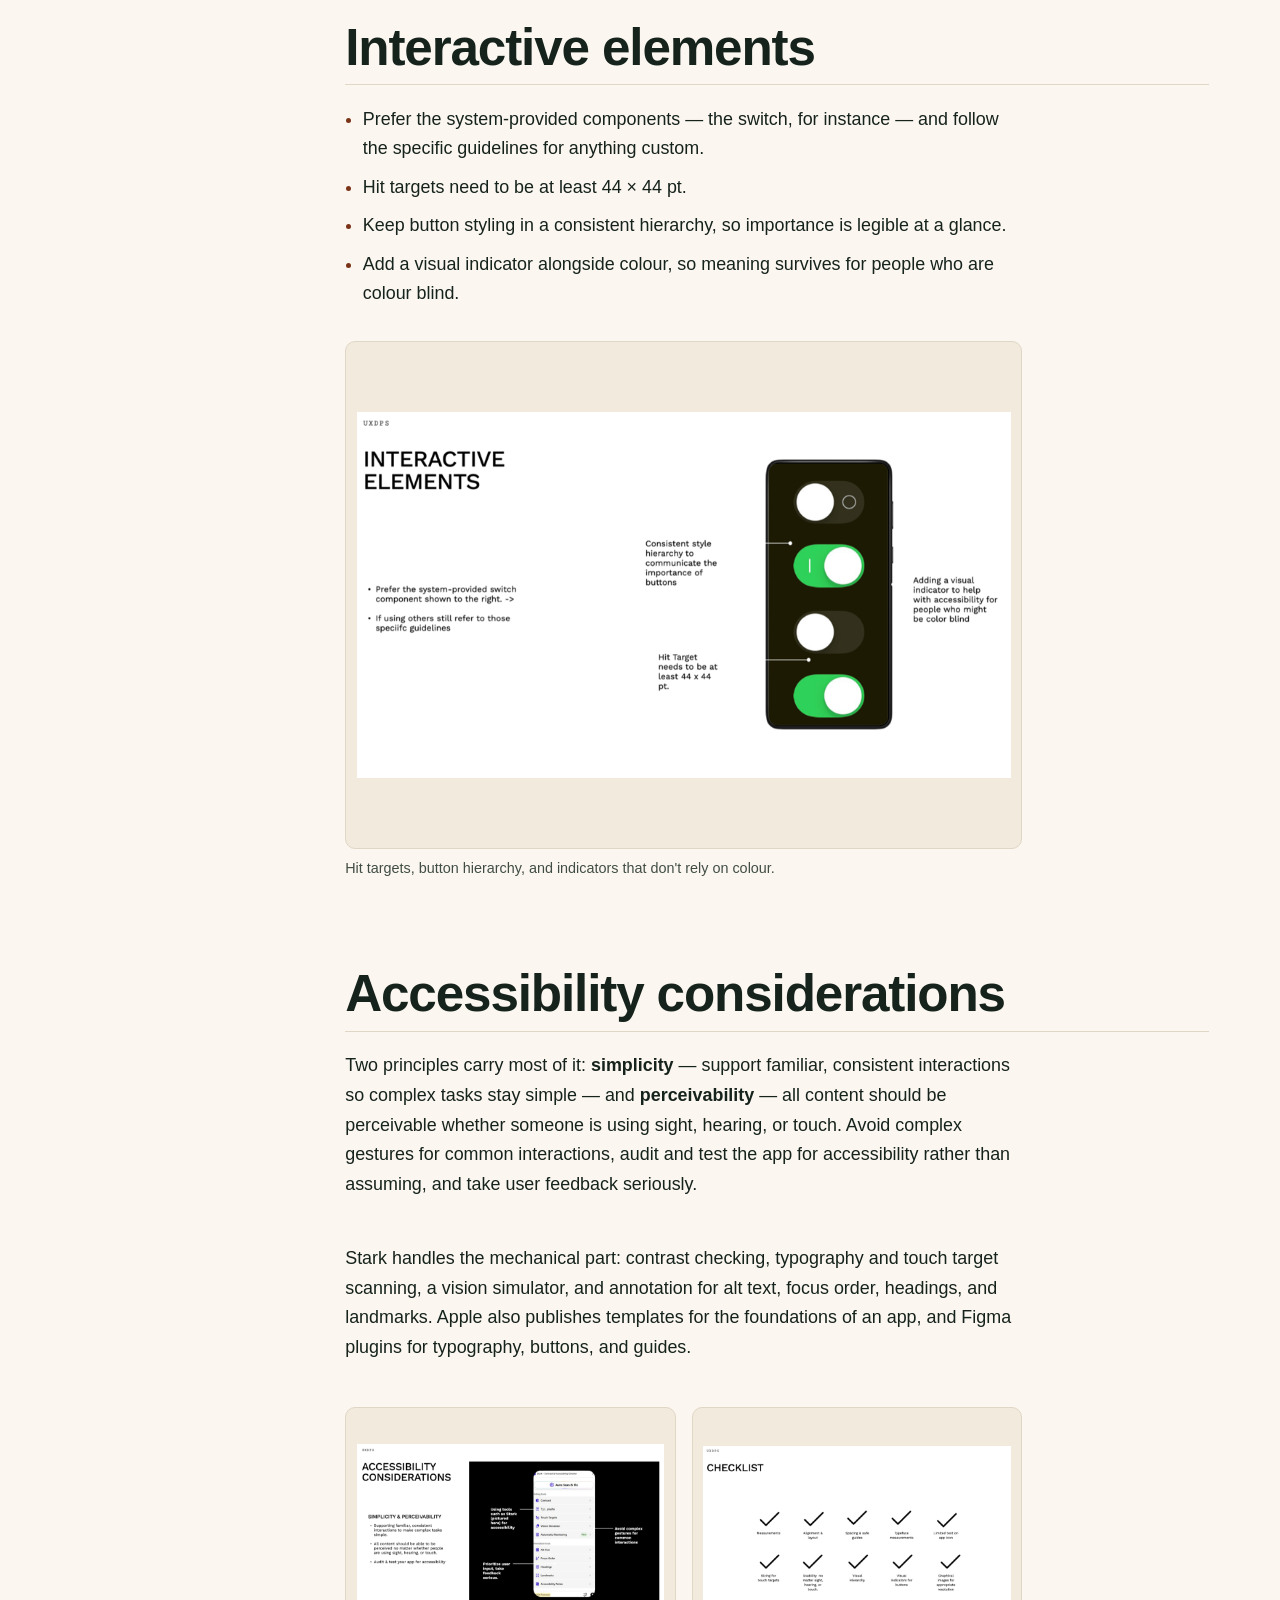
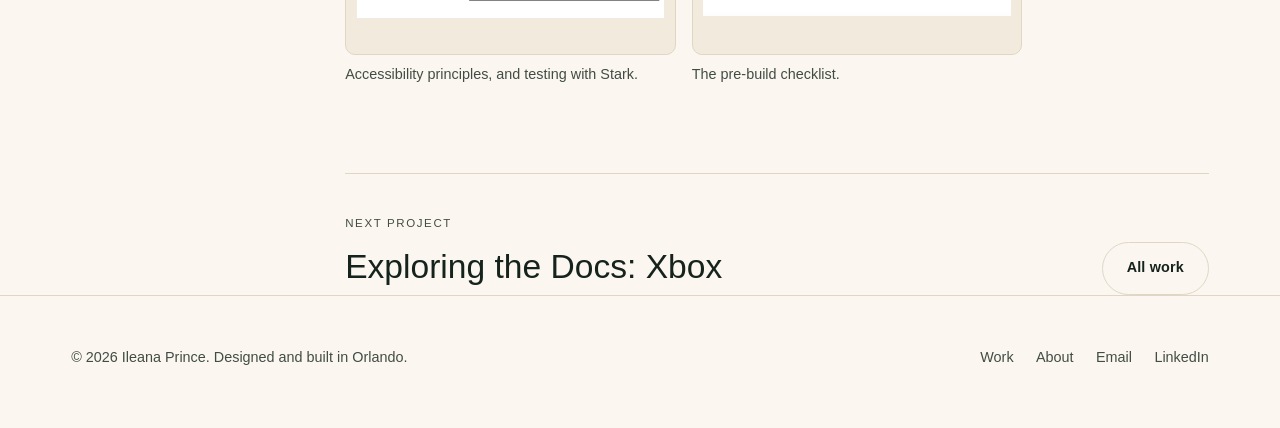
<file: work/ios-toolkit.html>
<!DOCTYPE html>
<html lang="en">
<head>
<meta charset="utf-8">
<meta name="viewport" content="width=device-width, initial-scale=1">
<title>iOS Mobile Toolkit — Ileana Prince</title>
<meta name="description" content="An iOS design reference: spacing and safe areas, type minimums, 44-point hit targets, accessibility considerations and a pre-build checklist.">
<meta name="author" content="Ileana Prince">
<meta name="robots" content="index, follow, max-image-preview:large, max-snippet:-1">
<meta name="twitter:card" content="summary_large_image">
<meta name="twitter:title" content="iOS Mobile Toolkit — Ileana Prince">
<meta name="twitter:description" content="An iOS design reference: spacing and safe areas, type minimums, 44-point hit targets, accessibility considerations and a pre-build checklist.">
<meta name="twitter:image" content="https://ileanaprince.com/images/work/ios-toolkit/04.png">
<meta property="og:site_name" content="Ileana Prince">
<meta property="og:locale" content="en_US">
<link rel="canonical" href="https://ileanaprince.com/work/ios-toolkit.html">
<meta property="og:title" content="iOS Mobile Toolkit — Ileana Prince">
<meta property="og:description" content="An iOS design reference: spacing and safe areas, type minimums, 44-point hit targets, accessibility considerations and a pre-build checklist.">
<meta property="og:type" content="article">
<meta property="og:url" content="https://ileanaprince.com/work/ios-toolkit.html">
<meta property="og:image" content="https://ileanaprince.com/images/work/ios-toolkit/04.png">
<meta name="theme-color" content="#FBF7F0" media="(prefers-color-scheme: light)">
<meta name="theme-color" content="#0F1613" media="(prefers-color-scheme: dark)">
<link rel="icon" href="../images/brand/favicon-64.png" sizes="64x64">
<link rel="apple-touch-icon" href="../images/brand/apple-touch-icon.png">
<link rel="stylesheet" href="../css/main.css">
<script type="application/ld+json">
{
  "@context": "https://schema.org",
  "@type": "BreadcrumbList",
  "itemListElement": [
    {"@type":"ListItem","position":1,"name":"Home","item":"https://ileanaprince.com/"},
    {"@type":"ListItem","position":2,"name":"Work","item":"https://ileanaprince.com/#work"},
    {"@type":"ListItem","position":3,"name":"iOS Mobile Toolkit","item":"https://ileanaprince.com/work/ios-toolkit.html"}
  ]
}
</script>
<script type="application/ld+json">
{
  "@context": "https://schema.org",
  "@type": "CreativeWork",
  "name": "iOS Mobile Toolkit",
  "headline": "iOS Mobile Toolkit",
  "description": "A design reference for iOS: spacing, typography, hit targets, and accessibility.",
  "url": "https://ileanaprince.com/work/ios-toolkit.html",
  "image": "https://ileanaprince.com/images/work/ios-toolkit/04.png",
  "inLanguage": "en",
  "keywords": "Design systems, Accessibility, iOS, Typography",
  "author": {
    "@type": "Person",
    "name": "Ileana Prince",
    "url": "https://ileanaprince.com/"
  },
  "creator": {
    "@type": "Person",
    "name": "Ileana Prince"
  },
  "isPartOf": {
    "@type": "CollectionPage",
    "name": "Selected work",
    "url": "https://ileanaprince.com/#work"
  },
  "dateCreated": "2024-12-02"
}
</script>
</head>
<body>
<script>document.documentElement.classList.add("js");try{var t=localStorage.getItem("theme");if(t)document.documentElement.setAttribute("data-theme",t);}catch(e){}</script>

<a class="skip-link" href="#main">Skip to content</a>

<header class="site-header">
  <div class="wrap">
    <a class="wordmark" href="../index.html">
      <svg class="leaf" viewBox="0 0 24 24" fill="none" stroke="currentColor" stroke-width="1.6" aria-hidden="true">
        <path d="M4 20c0-8 5-14 16-15 0 11-6 15-13 15H4Z" stroke-linejoin="round"/>
        <path d="M4 20C7 15 11 11 17 8" stroke-linecap="round"/>
      </svg>
      Ileana Prince
    </a>
    <nav class="nav" aria-label="Primary">
      <a href="../index.html#work">Work</a>
      <a href="../index.html#about">About</a>
      <a href="../index.html#approach" class="nav-hide-sm">Approach</a>
      <a href="../index.html#contact">Contact</a>
    <button type="button" class="theme-toggle" id="themeToggle" aria-pressed="false" title="Switch between light and dark">
        <svg class="icon-sun" viewBox="0 0 24 24" fill="none" stroke="currentColor" stroke-width="1.7" aria-hidden="true"><circle cx="12" cy="12" r="4.2"/><path d="M12 2.5v2.2M12 19.3v2.2M4.2 4.2l1.6 1.6M18.2 18.2l1.6 1.6M2.5 12h2.2M19.3 12h2.2M4.2 19.8l1.6-1.6M18.2 5.8l1.6-1.6" stroke-linecap="round"/></svg>
        <svg class="icon-moon" viewBox="0 0 24 24" fill="none" stroke="currentColor" stroke-width="1.7" aria-hidden="true"><path d="M20 14.5A8.2 8.2 0 0 1 9.5 4a8.5 8.5 0 1 0 10.5 10.5Z" stroke-linejoin="round"/></svg>
        <span class="visually-hidden">Switch colour theme</span>
      </button>
    </nav>
  </div>
</header>

<main id="main">

  <article>
    <header class="case-hero">
      <div class="wrap">
      <nav class="breadcrumb" aria-label="Breadcrumb">
        <ol>
          <li><a href="../index.html">Home</a></li>
          <li><a href="../index.html#work">Work</a></li>
          <li><span aria-current="page">iOS Mobile Toolkit</span></li>
        </ol>
      </nav>
        <span class="eyebrow">Design system &amp; documentation · December 2024</span>
        <h1>A mobile toolkit for designing on iOS</h1>
        <p class="lede">Most iOS accessibility failures aren't oversights — they're rules nobody wrote down before the build started. This is the reference I wanted: spacing, type, targets, and accessibility, in the order you actually need them.</p>
      </div>
    </header>

    <div class="wrap">
      <figure class="case-cover" style="margin-block:0 clamp(2rem,5vw,4rem)">
        <img src="../images/work/ios-toolkit/04.png" alt="Typography slide comparing San Francisco and New York typefaces with minimum size guidance." width="1400" height="780" fetchpriority="high">
      </figure>

      <dl class="case-meta">
        <div><dt>Role</dt><dd>Designer &amp; author</dd></div>
        <div><dt>Timeline</dt><dd>December 2024</dd></div>
        <div><dt>Tools</dt><dd>Figma, Stark, Apple design resources</dd></div>
        <div><dt>Deliverables</dt><dd>Guidelines document covering spacing, typography, interaction, accessibility, tooling, and a checklist</dd></div>
      </dl>

      <div class="case-layout">
        <nav class="case-toc" aria-label="On this page">
          <h2>On this page</h2>
          <ol>
            <li><a href="#overview">Why write it down</a></li>
            <li><a href="#spacing">Spacing, alignment, measurement</a></li>
            <li><a href="#type">Typography</a></li>
            <li><a href="#interaction">Interactive elements</a></li>
            <li><a href="#accessibility">Accessibility considerations</a></li>
          </ol>
        </nav>

        <div>
          <section class="case-section" id="overview">
            <h2>Why write it down</h2>
            <div class="prose">
            <p>Designing for iOS means working inside a system that already has opinions — about spacing, about type, about how big a thing has to be before a thumb can reliably hit it. Knowing those opinions early is the difference between a design that ships and a design that gets rebuilt. I put the ones that come up constantly into a single reference.</p>
            </div>
          </section>
          <section class="case-section" id="spacing">
            <h2>Spacing, alignment, measurement</h2>
            <div class="prose">
            <ul>
              <li>Prefer graphical images over photographs — they hold detail at small sizes.</li>
              <li>Use text only where it's essential to the design.</li>
              <li>Design app icons at 1024 × 1024 and let the system scale down to 180 × 180 or 120 × 120, rather than designing each size by hand.</li>
              <li>Use alignment deliberately: it's what creates organisation and visual hierarchy.</li>
              <li>Notate guides and safe areas in the in-app designs, so nothing lands under a notch or a home indicator.</li>
            </ul>
          <div class="gallery">
            <figure>
              <button type="button" class="shot">
                <img src="../images/work/ios-toolkit/03-sm.png" data-full="../images/work/ios-toolkit/03.png" alt="Spacing and measurement slide showing icon sizes and safe areas." loading="lazy">
              </button>
              <figcaption>Icon scaling from 512 px down to 16 px, and safe-area annotation.</figcaption>
            </figure>
          </div>
            </div>
          </section>
          <section class="case-section" id="type">
            <h2>Typography</h2>
            <div class="prose">
            <p>Apple ships two typefaces that carry weights, sizes, styles, and language coverage: San Francisco (sans serif) and New York (serif). The constraints that matter:</p>
            <ul>
              <li>An 11 pt minimum font size on iOS.</li>
              <li>Avoid light weights — they collapse in bright light and on lower-contrast displays.</li>
              <li>Test legibility in different contexts, not just against the artboard background.</li>
            </ul>
            </div>
          </section>
          <section class="case-section" id="interaction">
            <h2>Interactive elements</h2>
            <div class="prose">
            <ul>
              <li>Prefer the system-provided components — the switch, for instance — and follow the specific guidelines for anything custom.</li>
              <li>Hit targets need to be at least 44 × 44 pt.</li>
              <li>Keep button styling in a consistent hierarchy, so importance is legible at a glance.</li>
              <li>Add a visual indicator alongside colour, so meaning survives for people who are colour blind.</li>
            </ul>
          <div class="gallery">
            <figure>
              <button type="button" class="shot">
                <img src="../images/work/ios-toolkit/05-sm.png" data-full="../images/work/ios-toolkit/05.png" alt="Interactive elements slide with switch component, hit target sizing, and accessibility notes." loading="lazy">
              </button>
              <figcaption>Hit targets, button hierarchy, and indicators that don't rely on colour.</figcaption>
            </figure>
          </div>
            </div>
          </section>
          <section class="case-section" id="accessibility">
            <h2>Accessibility considerations</h2>
            <div class="prose">
            <p>Two principles carry most of it: <strong>simplicity</strong> — support familiar, consistent interactions so complex tasks stay simple — and <strong>perceivability</strong> — all content should be perceivable whether someone is using sight, hearing, or touch. Avoid complex gestures for common interactions, audit and test the app for accessibility rather than assuming, and take user feedback seriously.</p>
            <p>Stark handles the mechanical part: contrast checking, typography and touch target scanning, a vision simulator, and annotation for alt text, focus order, headings, and landmarks. Apple also publishes templates for the foundations of an app, and Figma plugins for typography, buttons, and guides.</p>
          <div class="gallery">
            <figure>
              <button type="button" class="shot">
                <img src="../images/work/ios-toolkit/06-sm.png" data-full="../images/work/ios-toolkit/06.png" alt="Accessibility slide with simplicity and perceivability guidance alongside the Stark plugin panel." loading="lazy">
              </button>
              <figcaption>Accessibility principles, and testing with Stark.</figcaption>
            </figure>
            <figure>
              <button type="button" class="shot">
                <img src="../images/work/ios-toolkit/08-sm.png" data-full="../images/work/ios-toolkit/08.png" alt="Checklist slide covering measurements, alignment, spacing, hierarchy, type, targets, and usability." loading="lazy">
              </button>
              <figcaption>The pre-build checklist.</figcaption>
            </figure>
          </div>
            </div>
          </section>

          <nav class="case-next" aria-label="More work">
            <div>
              <span class="next-label">Next project</span>
              <a class="next-title" href="xbox.html">Exploring the Docs: Xbox</a>
            </div>
            <a class="btn btn--ghost" href="../index.html#work">All work</a>
          </nav>
        </div>
      </div>
    </div>
  </article>

</main>

<footer class="site-footer">
  <div class="wrap">
    <p style="margin:0">© <span id="year">2026</span> Ileana Prince. Designed and built in Orlando.</p>
    <nav class="footer-links" aria-label="Footer">
      <a href="../index.html#work">Work</a>
      <a href="../index.html#about">About</a>
      <a href="mailto:ileanaprince@icloud.com">Email</a>
      <a href="https://www.linkedin.com/in/ileanaprince/" rel="me noopener">LinkedIn</a>
    </nav>
  </div>
</footer>

<script src="../js/main.js" defer></script>
</body>
</html>
</file>
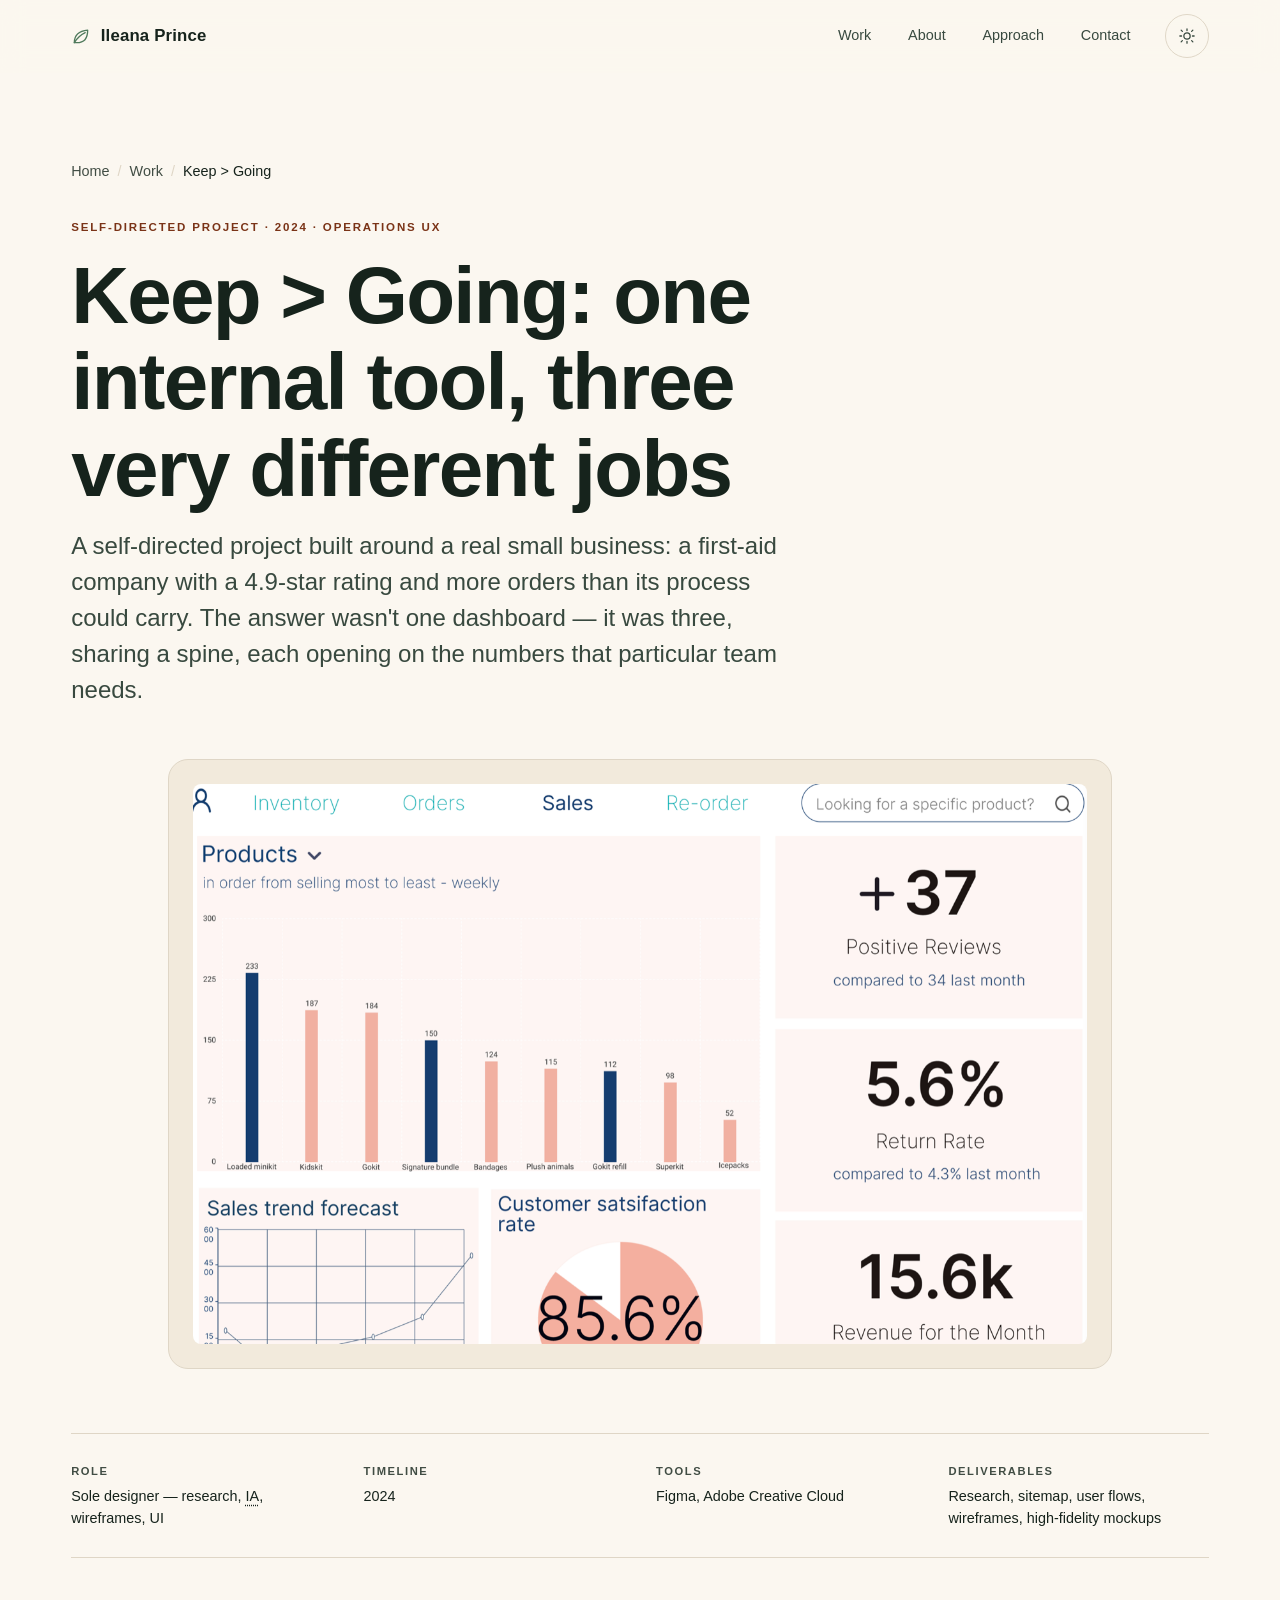
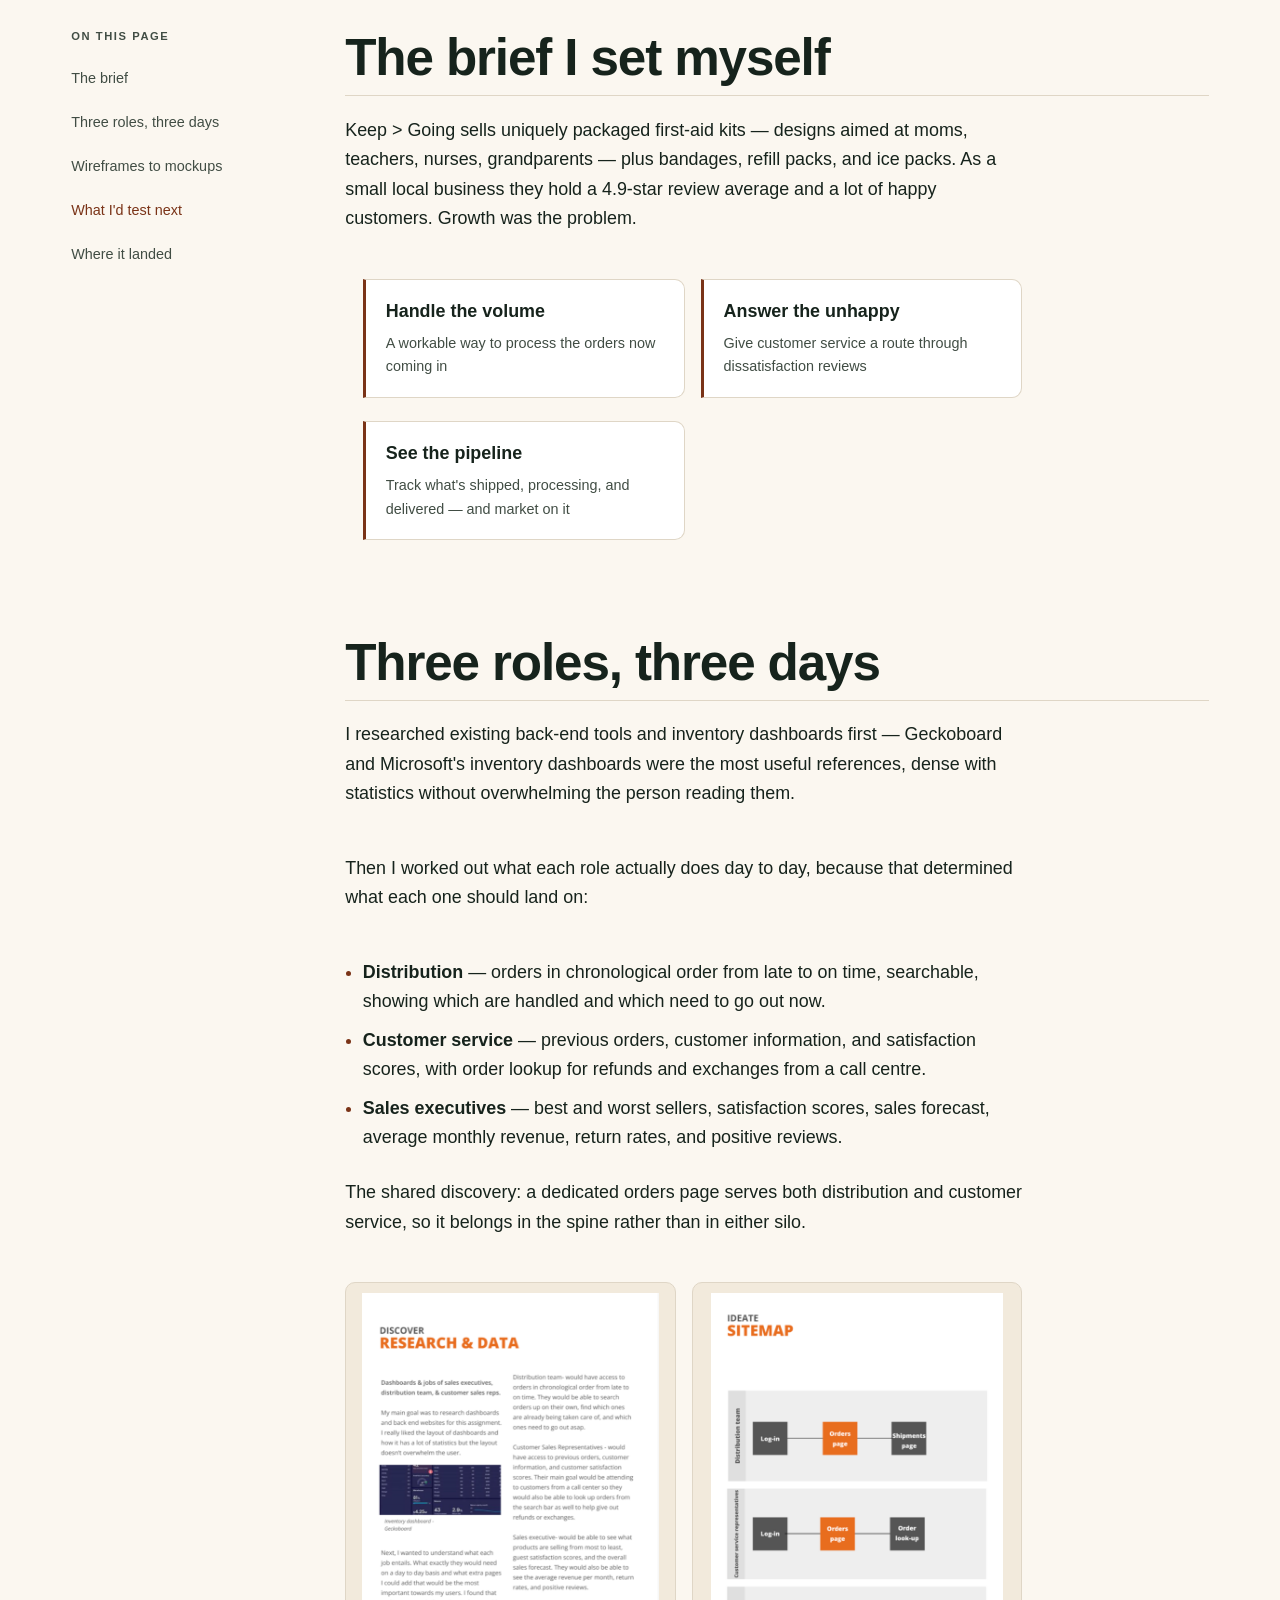
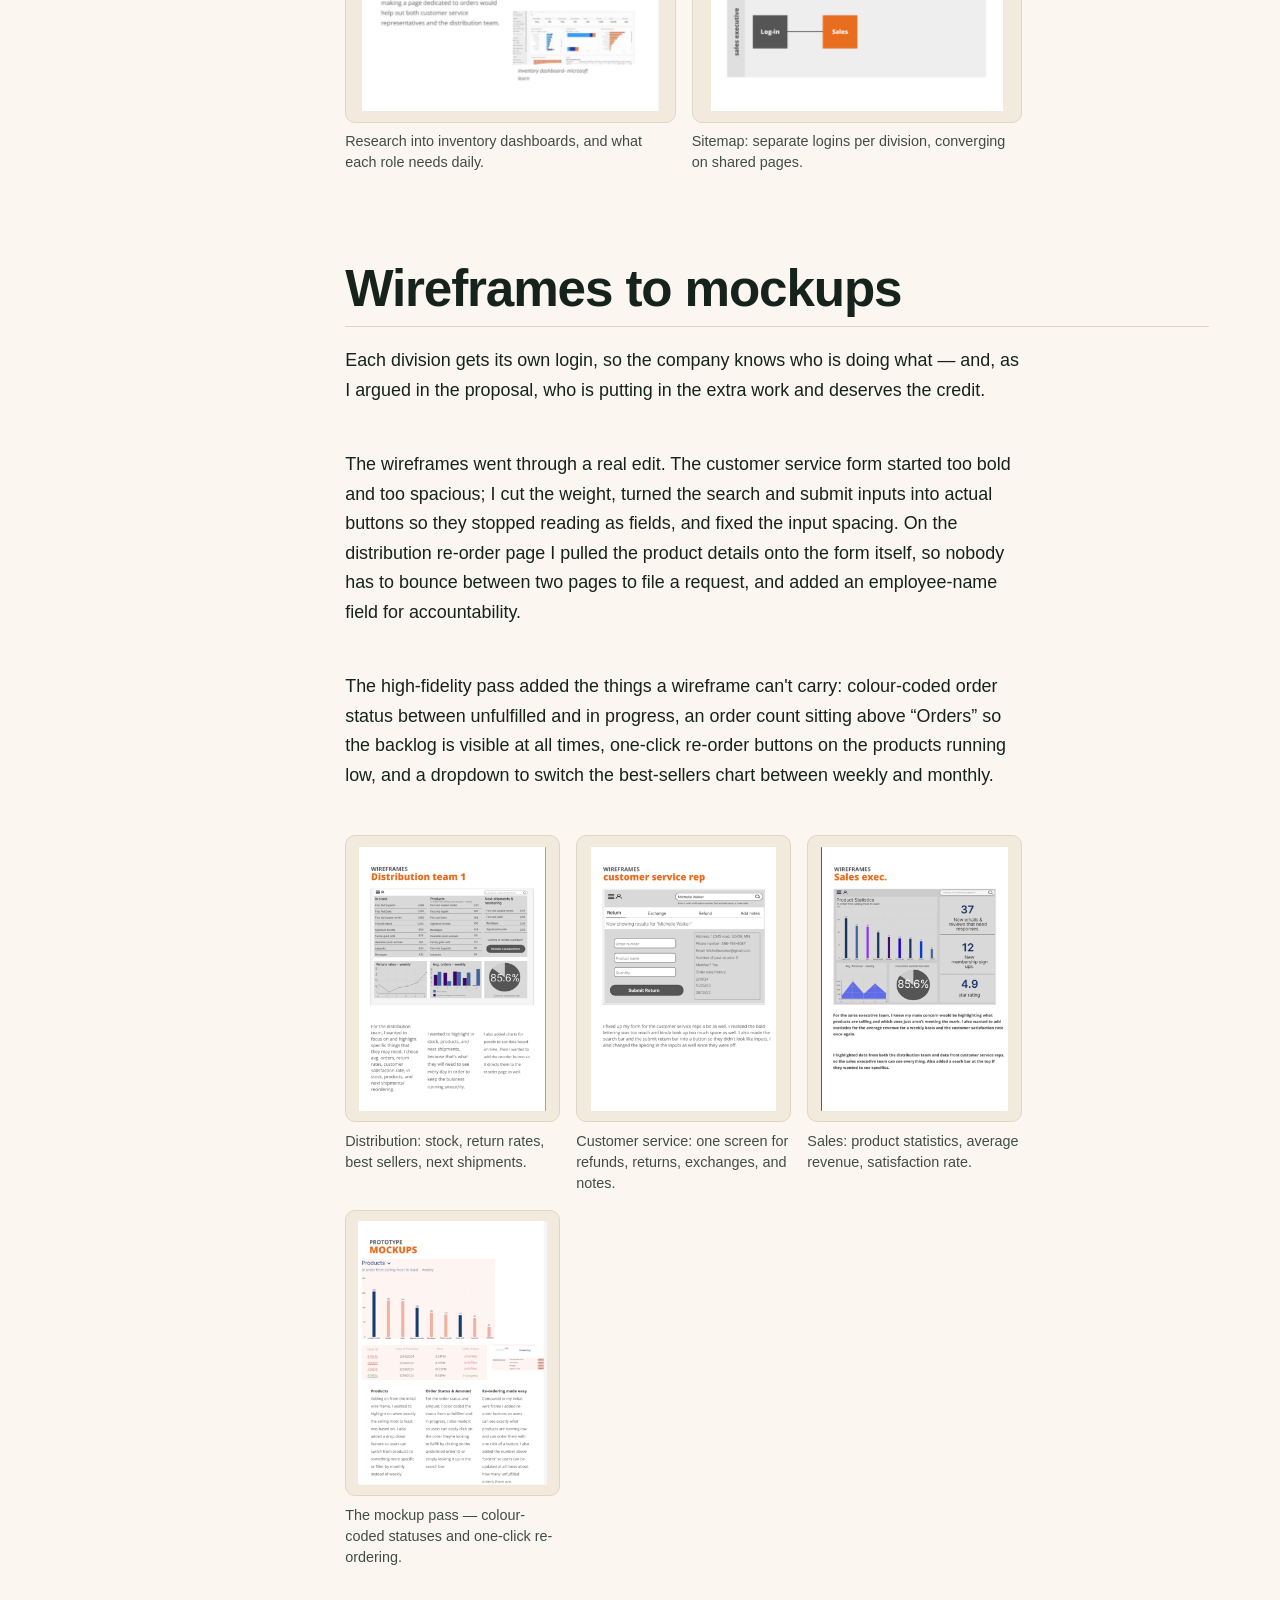
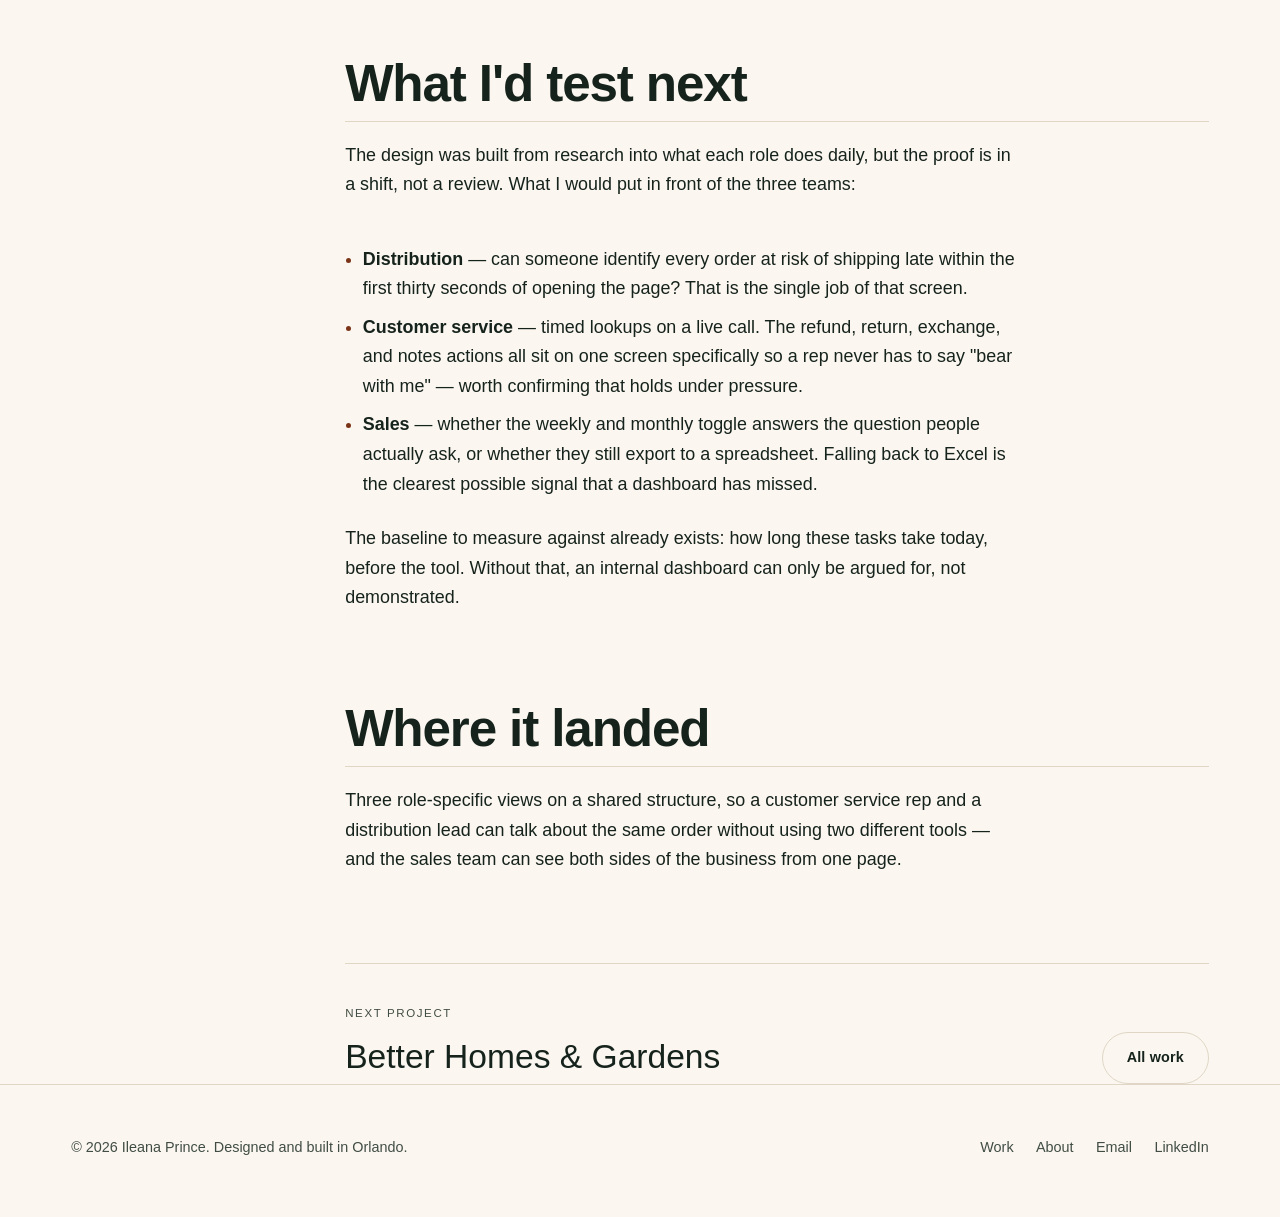
<file: work/keep-going.html>
<!DOCTYPE html>
<html lang="en">
<head>
<meta charset="utf-8">
<meta name="viewport" content="width=device-width, initial-scale=1">
<title>Keep &gt; Going — Ileana Prince</title>
<meta name="description" content="A role-aware operations dashboard for a small first-aid company: research into three internal jobs, a sitemap, wireframes and high-fidelity mockups.">
<meta name="author" content="Ileana Prince">
<meta name="robots" content="index, follow, max-image-preview:large, max-snippet:-1">
<meta name="twitter:card" content="summary_large_image">
<meta name="twitter:title" content="Keep &gt; Going — Ileana Prince">
<meta name="twitter:description" content="A role-aware operations dashboard for a small first-aid company: research into three internal jobs, a sitemap, wireframes and high-fidelity mockups.">
<meta name="twitter:image" content="https://ileanaprince.com/images/work/keep-going/18.png">
<meta property="og:site_name" content="Ileana Prince">
<meta property="og:locale" content="en_US">
<link rel="canonical" href="https://ileanaprince.com/work/keep-going.html">
<meta property="og:title" content="Keep &gt; Going — Ileana Prince">
<meta property="og:description" content="A role-aware operations dashboard for a small first-aid company: research into three internal jobs, a sitemap, wireframes and high-fidelity mockups.">
<meta property="og:type" content="article">
<meta property="og:url" content="https://ileanaprince.com/work/keep-going.html">
<meta property="og:image" content="https://ileanaprince.com/images/work/keep-going/18.png">
<meta name="theme-color" content="#FBF7F0" media="(prefers-color-scheme: light)">
<meta name="theme-color" content="#0F1613" media="(prefers-color-scheme: dark)">
<link rel="icon" href="../images/brand/favicon-64.png" sizes="64x64">
<link rel="apple-touch-icon" href="../images/brand/apple-touch-icon.png">
<link rel="stylesheet" href="../css/main.css">
<script type="application/ld+json">
{
  "@context": "https://schema.org",
  "@type": "BreadcrumbList",
  "itemListElement": [
    {"@type":"ListItem","position":1,"name":"Home","item":"https://ileanaprince.com/"},
    {"@type":"ListItem","position":2,"name":"Work","item":"https://ileanaprince.com/#work"},
    {"@type":"ListItem","position":3,"name":"Keep > Going","item":"https://ileanaprince.com/work/keep-going.html"}
  ]
}
</script>
<script type="application/ld+json">
{
  "@context": "https://schema.org",
  "@type": "CreativeWork",
  "name": "Keep > Going",
  "headline": "Keep > Going",
  "description": "A role-aware operations dashboard for a small first-aid company.",
  "url": "https://ileanaprince.com/work/keep-going.html",
  "image": "https://ileanaprince.com/images/work/keep-going/18.png",
  "inLanguage": "en",
  "keywords": "Dashboard design, Information architecture, Operations UX",
  "author": {
    "@type": "Person",
    "name": "Ileana Prince",
    "url": "https://ileanaprince.com/"
  },
  "creator": {
    "@type": "Person",
    "name": "Ileana Prince"
  },
  "isPartOf": {
    "@type": "CollectionPage",
    "name": "Selected work",
    "url": "https://ileanaprince.com/#work"
  },
  "dateCreated": "2024-03-01"
}
</script>
</head>
<body>
<script>document.documentElement.classList.add("js");try{var t=localStorage.getItem("theme");if(t)document.documentElement.setAttribute("data-theme",t);}catch(e){}</script>

<a class="skip-link" href="#main">Skip to content</a>

<header class="site-header">
  <div class="wrap">
    <a class="wordmark" href="../index.html">
      <svg class="leaf" viewBox="0 0 24 24" fill="none" stroke="currentColor" stroke-width="1.6" aria-hidden="true">
        <path d="M4 20c0-8 5-14 16-15 0 11-6 15-13 15H4Z" stroke-linejoin="round"/>
        <path d="M4 20C7 15 11 11 17 8" stroke-linecap="round"/>
      </svg>
      Ileana Prince
    </a>
    <nav class="nav" aria-label="Primary">
      <a href="../index.html#work">Work</a>
      <a href="../index.html#about">About</a>
      <a href="../index.html#approach" class="nav-hide-sm">Approach</a>
      <a href="../index.html#contact">Contact</a>
    <button type="button" class="theme-toggle" id="themeToggle" aria-pressed="false" title="Switch between light and dark">
        <svg class="icon-sun" viewBox="0 0 24 24" fill="none" stroke="currentColor" stroke-width="1.7" aria-hidden="true"><circle cx="12" cy="12" r="4.2"/><path d="M12 2.5v2.2M12 19.3v2.2M4.2 4.2l1.6 1.6M18.2 18.2l1.6 1.6M2.5 12h2.2M19.3 12h2.2M4.2 19.8l1.6-1.6M18.2 5.8l1.6-1.6" stroke-linecap="round"/></svg>
        <svg class="icon-moon" viewBox="0 0 24 24" fill="none" stroke="currentColor" stroke-width="1.7" aria-hidden="true"><path d="M20 14.5A8.2 8.2 0 0 1 9.5 4a8.5 8.5 0 1 0 10.5 10.5Z" stroke-linejoin="round"/></svg>
        <span class="visually-hidden">Switch colour theme</span>
      </button>
    </nav>
  </div>
</header>

<main id="main">

  <article>
    <header class="case-hero">
      <div class="wrap">
      <nav class="breadcrumb" aria-label="Breadcrumb">
        <ol>
          <li><a href="../index.html">Home</a></li>
          <li><a href="../index.html#work">Work</a></li>
          <li><span aria-current="page">Keep &gt; Going</span></li>
        </ol>
      </nav>
        <span class="eyebrow">Self-directed project · 2024 · Operations UX</span>
        <h1>Keep &gt; Going: one internal tool, three very different jobs</h1>
        <p class="lede">A self-directed project built around a real small business: a first-aid company with a 4.9-star rating and more orders than its process could carry. The answer wasn't one dashboard — it was three, sharing a spine, each opening on the numbers that particular team needs.</p>
      </div>
    </header>

    <div class="wrap">
      <figure class="case-cover" style="margin-block:0 clamp(2rem,5vw,4rem)">
        <img src="../images/work/keep-going/18.png" alt="Keep &gt; Going sales dashboard with a product bar chart, positive reviews, return rate, sales forecast, and revenue." width="1400" height="876" fetchpriority="high">
      </figure>

      <dl class="case-meta">
        <div><dt>Role</dt><dd>Sole designer — research, <abbr title="Information architecture">IA</abbr>, wireframes, UI</dd></div>
        <div><dt>Timeline</dt><dd>2024</dd></div>
        <div><dt>Tools</dt><dd>Figma, Adobe Creative Cloud</dd></div>
        <div><dt>Deliverables</dt><dd>Research, sitemap, user flows, wireframes, high-fidelity mockups</dd></div>
      </dl>

      <div class="case-layout">
        <nav class="case-toc" aria-label="On this page">
          <h2>On this page</h2>
          <ol>
            <li><a href="#overview">The brief</a></li>
            <li><a href="#research">Three roles, three days</a></li>
            <li><a href="#design">Wireframes to mockups</a></li>
            <li><a href="#testing">What I'd test next</a></li>
            <li><a href="#outcome">Where it landed</a></li>
          </ol>
        </nav>

        <div>
          <section class="case-section" id="overview">
            <h2>The brief I set myself</h2>
            <div class="prose">
            <p>Keep &gt; Going sells uniquely packaged first-aid kits — designs aimed at moms, teachers, nurses, grandparents — plus bandages, refill packs, and ice packs. As a small local business they hold a 4.9-star review average and a lot of happy customers. Growth was the problem.</p>
            <ul class="callouts">
              <li><strong>Handle the volume</strong><span>A workable way to process the orders now coming in</span></li>
              <li><strong>Answer the unhappy</strong><span>Give customer service a route through dissatisfaction reviews</span></li>
              <li><strong>See the pipeline</strong><span>Track what's shipped, processing, and delivered — and market on it</span></li>
            </ul>
            </div>
          </section>
          <section class="case-section" id="research">
            <h2>Three roles, three days</h2>
            <div class="prose">
            <p>I researched existing back-end tools and inventory dashboards first — Geckoboard and Microsoft's inventory dashboards were the most useful references, dense with statistics without overwhelming the person reading them.</p>
            <p>Then I worked out what each role actually does day to day, because that determined what each one should land on:</p>
            <ul>
              <li><strong>Distribution</strong> — orders in chronological order from late to on time, searchable, showing which are handled and which need to go out now.</li>
              <li><strong>Customer service</strong> — previous orders, customer information, and satisfaction scores, with order lookup for refunds and exchanges from a call centre.</li>
              <li><strong>Sales executives</strong> — best and worst sellers, satisfaction scores, sales forecast, average monthly revenue, return rates, and positive reviews.</li>
            </ul>
            <p>The shared discovery: a dedicated orders page serves both distribution and customer service, so it belongs in the spine rather than in either silo.</p>
          <div class="gallery gallery--tall">
            <figure>
              <button type="button" class="shot">
                <img src="../images/work/keep-going/05-sm.png" data-full="../images/work/keep-going/05.png" alt="Research slide with inventory dashboard references and role-by-role notes." loading="lazy">
              </button>
              <figcaption>Research into inventory dashboards, and what each role needs daily.</figcaption>
            </figure>
            <figure>
              <button type="button" class="shot">
                <img src="../images/work/keep-going/03-sm.png" data-full="../images/work/keep-going/03.png" alt="Sitemap diagram with three login paths for distribution, customer service, and sales." loading="lazy">
              </button>
              <figcaption>Sitemap: separate logins per division, converging on shared pages.</figcaption>
            </figure>
          </div>
            </div>
          </section>
          <section class="case-section" id="design">
            <h2>Wireframes to mockups</h2>
            <div class="prose">
            <p>Each division gets its own login, so the company knows who is doing what — and, as I argued in the proposal, who is putting in the extra work and deserves the credit.</p>
            <p>The wireframes went through a real edit. The customer service form started too bold and too spacious; I cut the weight, turned the search and submit inputs into actual buttons so they stopped reading as fields, and fixed the input spacing. On the distribution re-order page I pulled the product details onto the form itself, so nobody has to bounce between two pages to file a request, and added an employee-name field for accountability.</p>
            <p>The high-fidelity pass added the things a wireframe can't carry: colour-coded order status between unfulfilled and in progress, an order count sitting above “Orders” so the backlog is visible at all times, one-click re-order buttons on the products running low, and a dropdown to switch the best-sellers chart between weekly and monthly.</p>
          <div class="gallery gallery--tall">
            <figure>
              <button type="button" class="shot">
                <img src="../images/work/keep-going/17-sm.png" data-full="../images/work/keep-going/17.png" alt="Distribution team wireframe with stock lists, charts, and reorder shortcuts." loading="lazy">
              </button>
              <figcaption>Distribution: stock, return rates, best sellers, next shipments.</figcaption>
            </figure>
            <figure>
              <button type="button" class="shot">
                <img src="../images/work/keep-going/12-sm.png" data-full="../images/work/keep-going/12.png" alt="Customer service wireframe showing a customer record with refund and return actions." loading="lazy">
              </button>
              <figcaption>Customer service: one screen for refunds, returns, exchanges, and notes.</figcaption>
            </figure>
            <figure>
              <button type="button" class="shot">
                <img src="../images/work/keep-going/14-sm.png" data-full="../images/work/keep-going/14.png" alt="Sales executive wireframe with product statistics and revenue charts." loading="lazy">
              </button>
              <figcaption>Sales: product statistics, average revenue, satisfaction rate.</figcaption>
            </figure>
            <figure>
              <button type="button" class="shot">
                <img src="../images/work/keep-going/06-sm.png" data-full="../images/work/keep-going/06.png" alt="High-fidelity mockups annotated with products, order status, and reordering notes." loading="lazy">
              </button>
              <figcaption>The mockup pass — colour-coded statuses and one-click re-ordering.</figcaption>
            </figure>
          </div>
            </div>
          </section>
          <section class="case-section" id="testing">
            <h2>What I'd test next</h2>
            <div class="prose">
            <p>The design was built from research into what each role does daily, but the
               proof is in a shift, not a review. What I would put in front of the three
               teams:</p>
            <ul>
              <li><strong>Distribution</strong> — can someone identify every order at risk
                  of shipping late within the first thirty seconds of opening the page?
                  That is the single job of that screen.</li>
              <li><strong>Customer service</strong> — timed lookups on a live call. The
                  refund, return, exchange, and notes actions all sit on one screen
                  specifically so a rep never has to say "bear with me" — worth confirming
                  that holds under pressure.</li>
              <li><strong>Sales</strong> — whether the weekly and monthly toggle answers
                  the question people actually ask, or whether they still export to a
                  spreadsheet. Falling back to Excel is the clearest possible signal that
                  a dashboard has missed.</li>
            </ul>
            <p>The baseline to measure against already exists: how long these tasks take
               today, before the tool. Without that, an internal dashboard can only be
               argued for, not demonstrated.</p>
            </div>
          </section>

          <section class="case-section" id="outcome">
            <h2>Where it landed</h2>
            <div class="prose">
            <p>Three role-specific views on a shared structure, so a customer service rep and a distribution lead can talk about the same order without using two different tools — and the sales team can see both sides of the business from one page.</p>
            </div>
          </section>

          <nav class="case-next" aria-label="More work">
            <div>
              <span class="next-label">Next project</span>
              <a class="next-title" href="better-homes-gardens.html">Better Homes &amp; Gardens</a>
            </div>
            <a class="btn btn--ghost" href="../index.html#work">All work</a>
          </nav>
        </div>
      </div>
    </div>
  </article>

</main>

<footer class="site-footer">
  <div class="wrap">
    <p style="margin:0">© <span id="year">2026</span> Ileana Prince. Designed and built in Orlando.</p>
    <nav class="footer-links" aria-label="Footer">
      <a href="../index.html#work">Work</a>
      <a href="../index.html#about">About</a>
      <a href="mailto:ileanaprince@icloud.com">Email</a>
      <a href="https://www.linkedin.com/in/ileanaprince/" rel="me noopener">LinkedIn</a>
    </nav>
  </div>
</footer>

<script src="../js/main.js" defer></script>
</body>
</html>
</file>
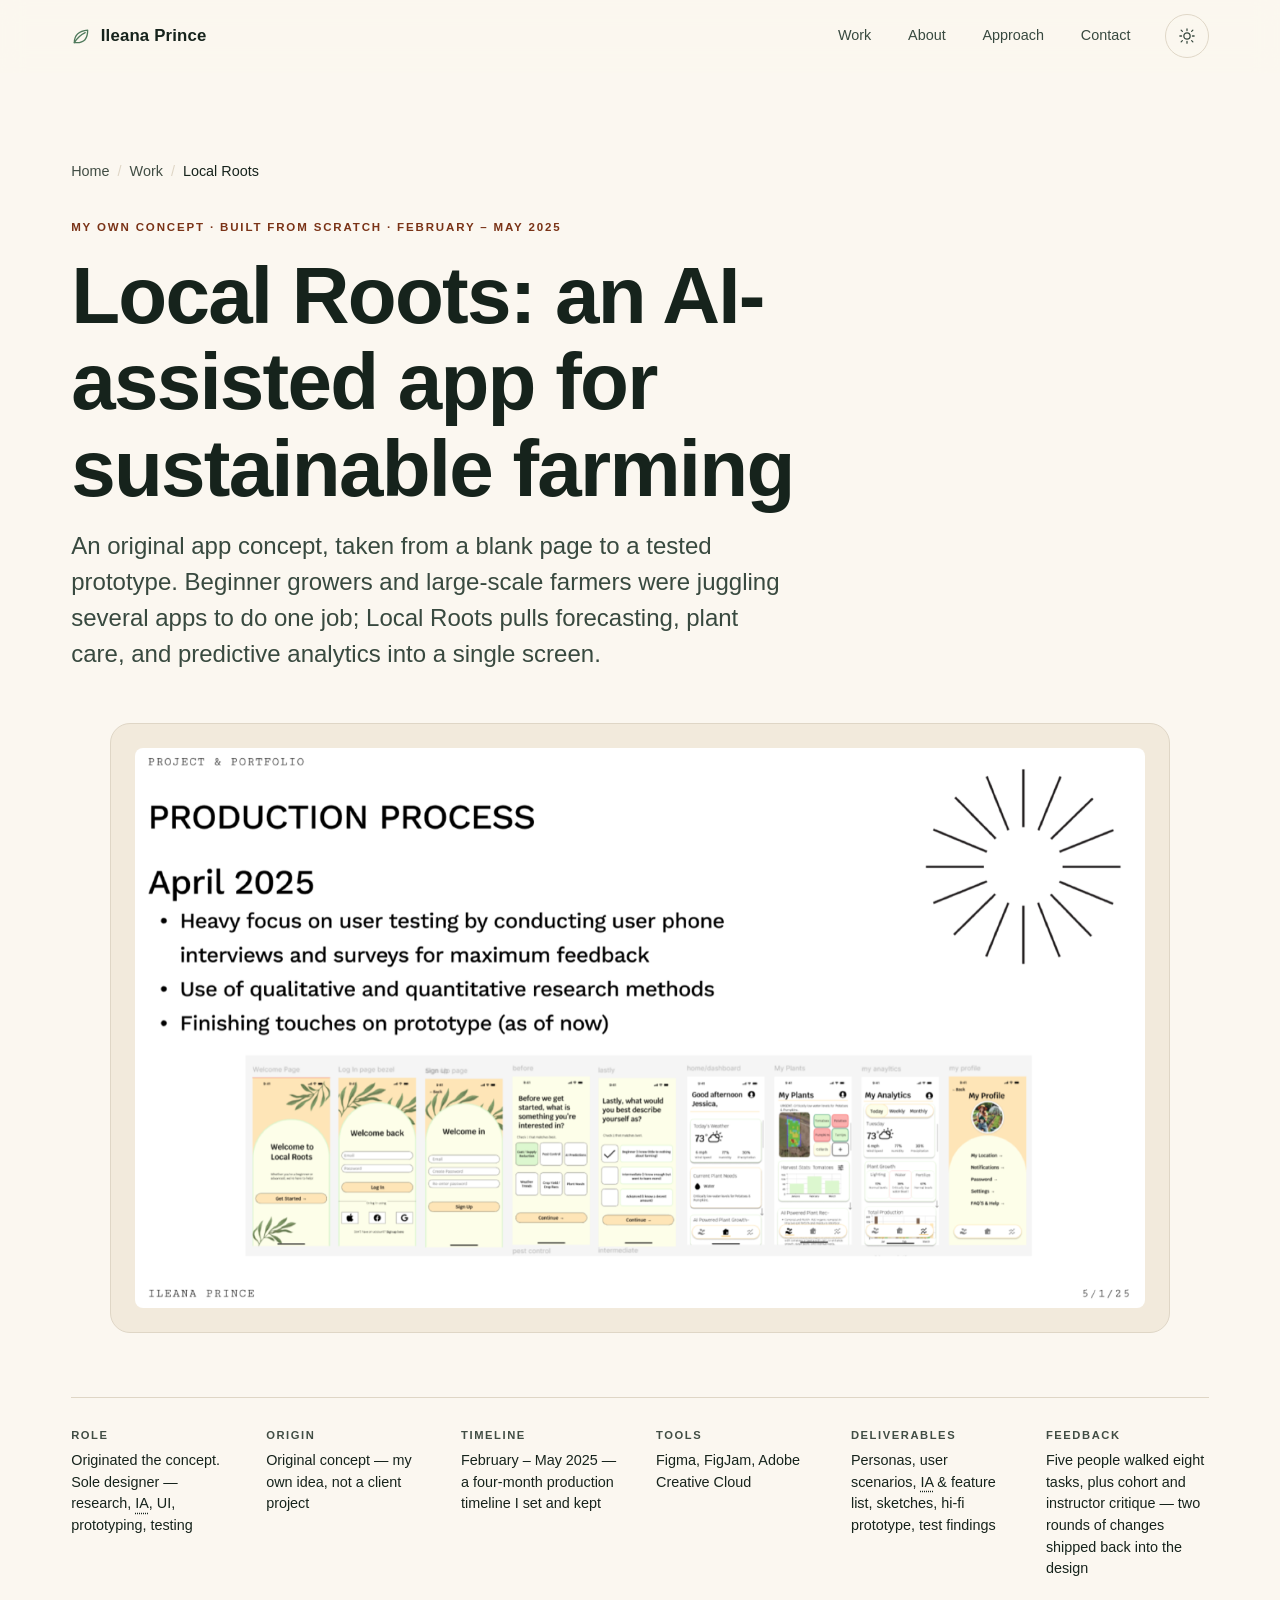
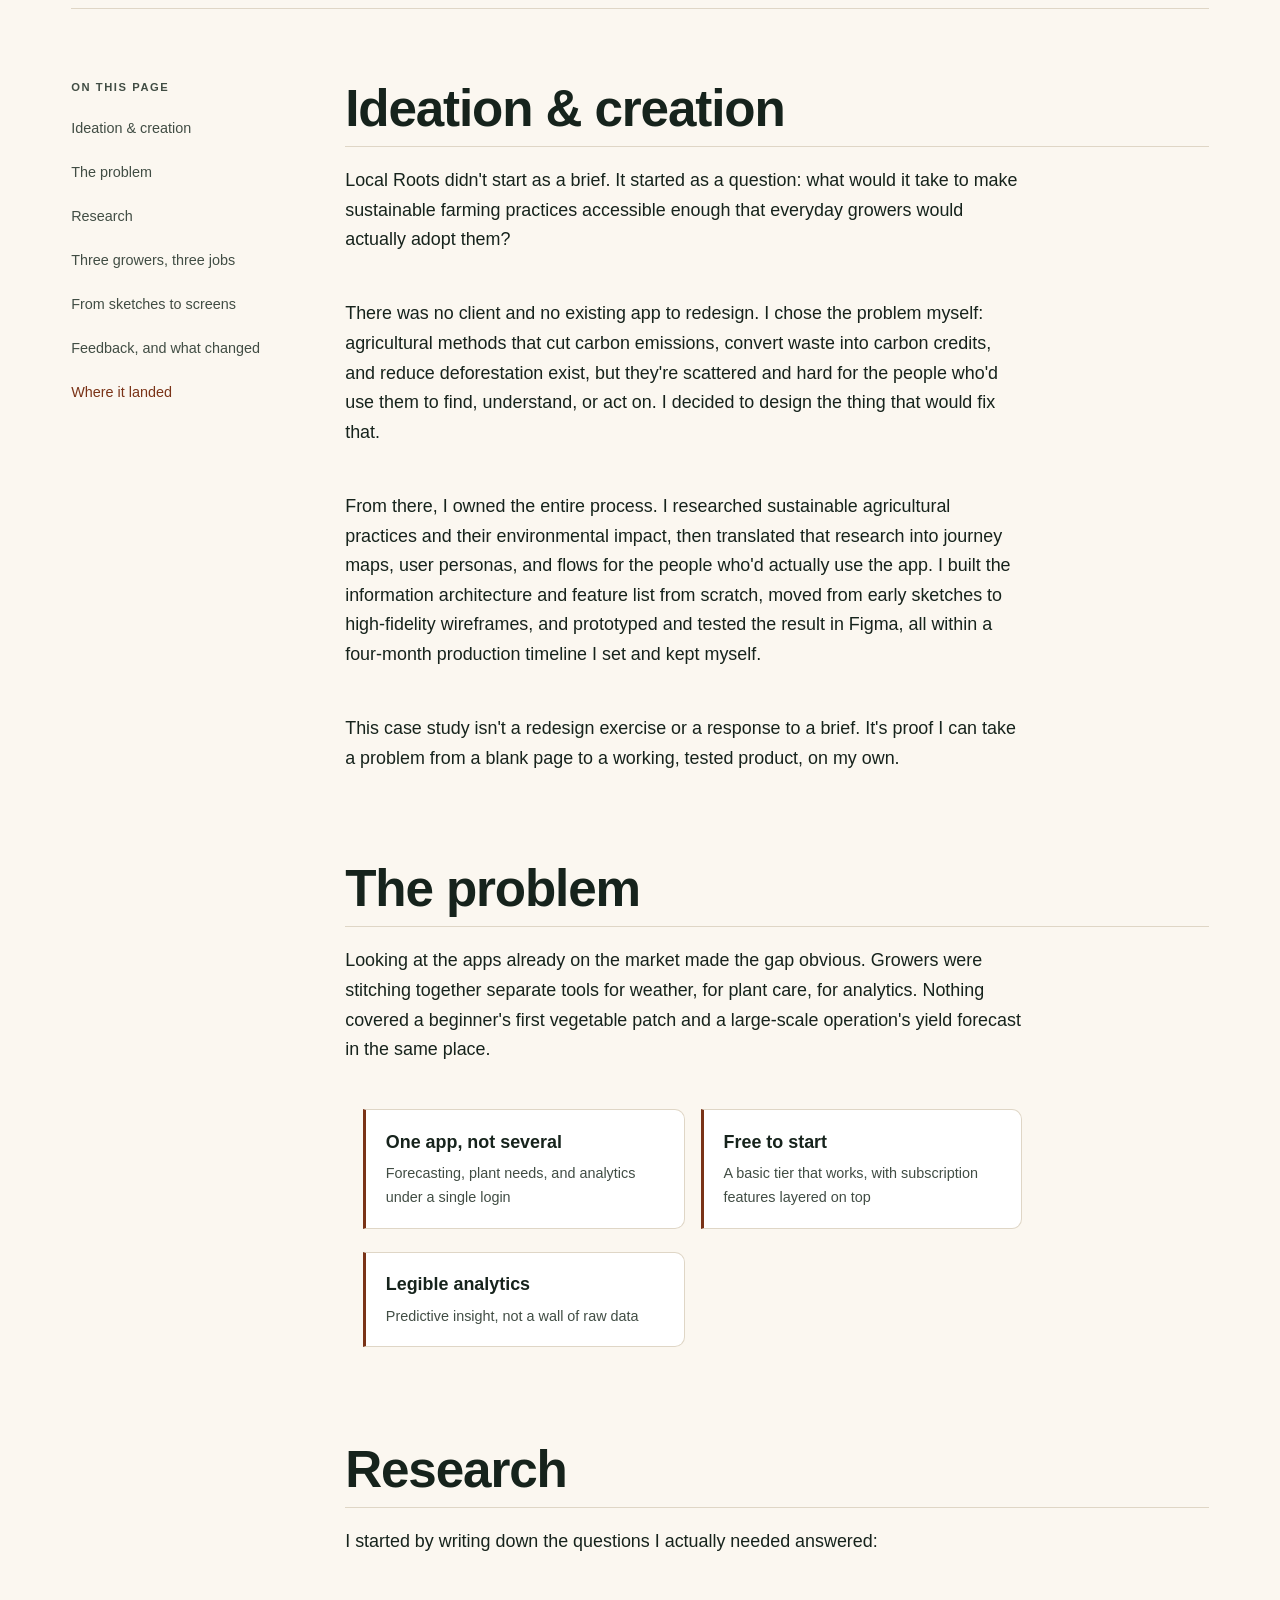
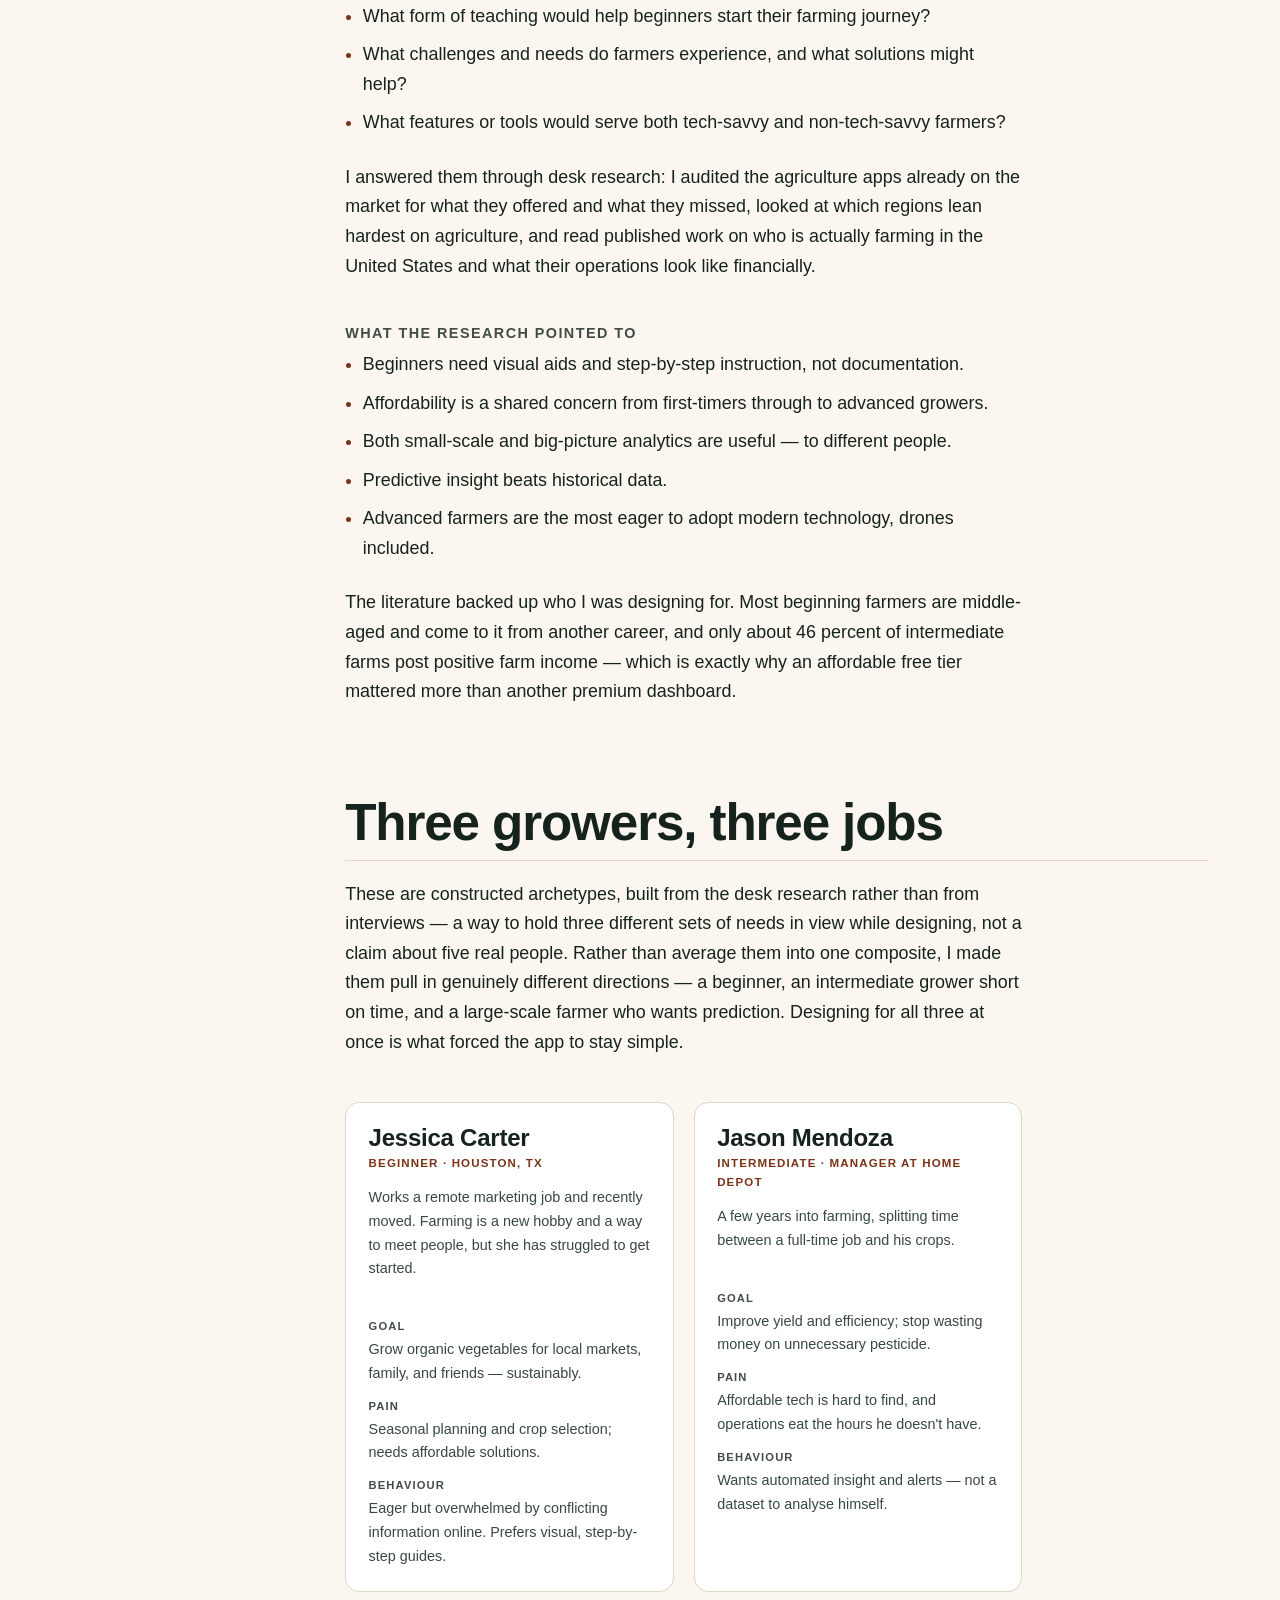
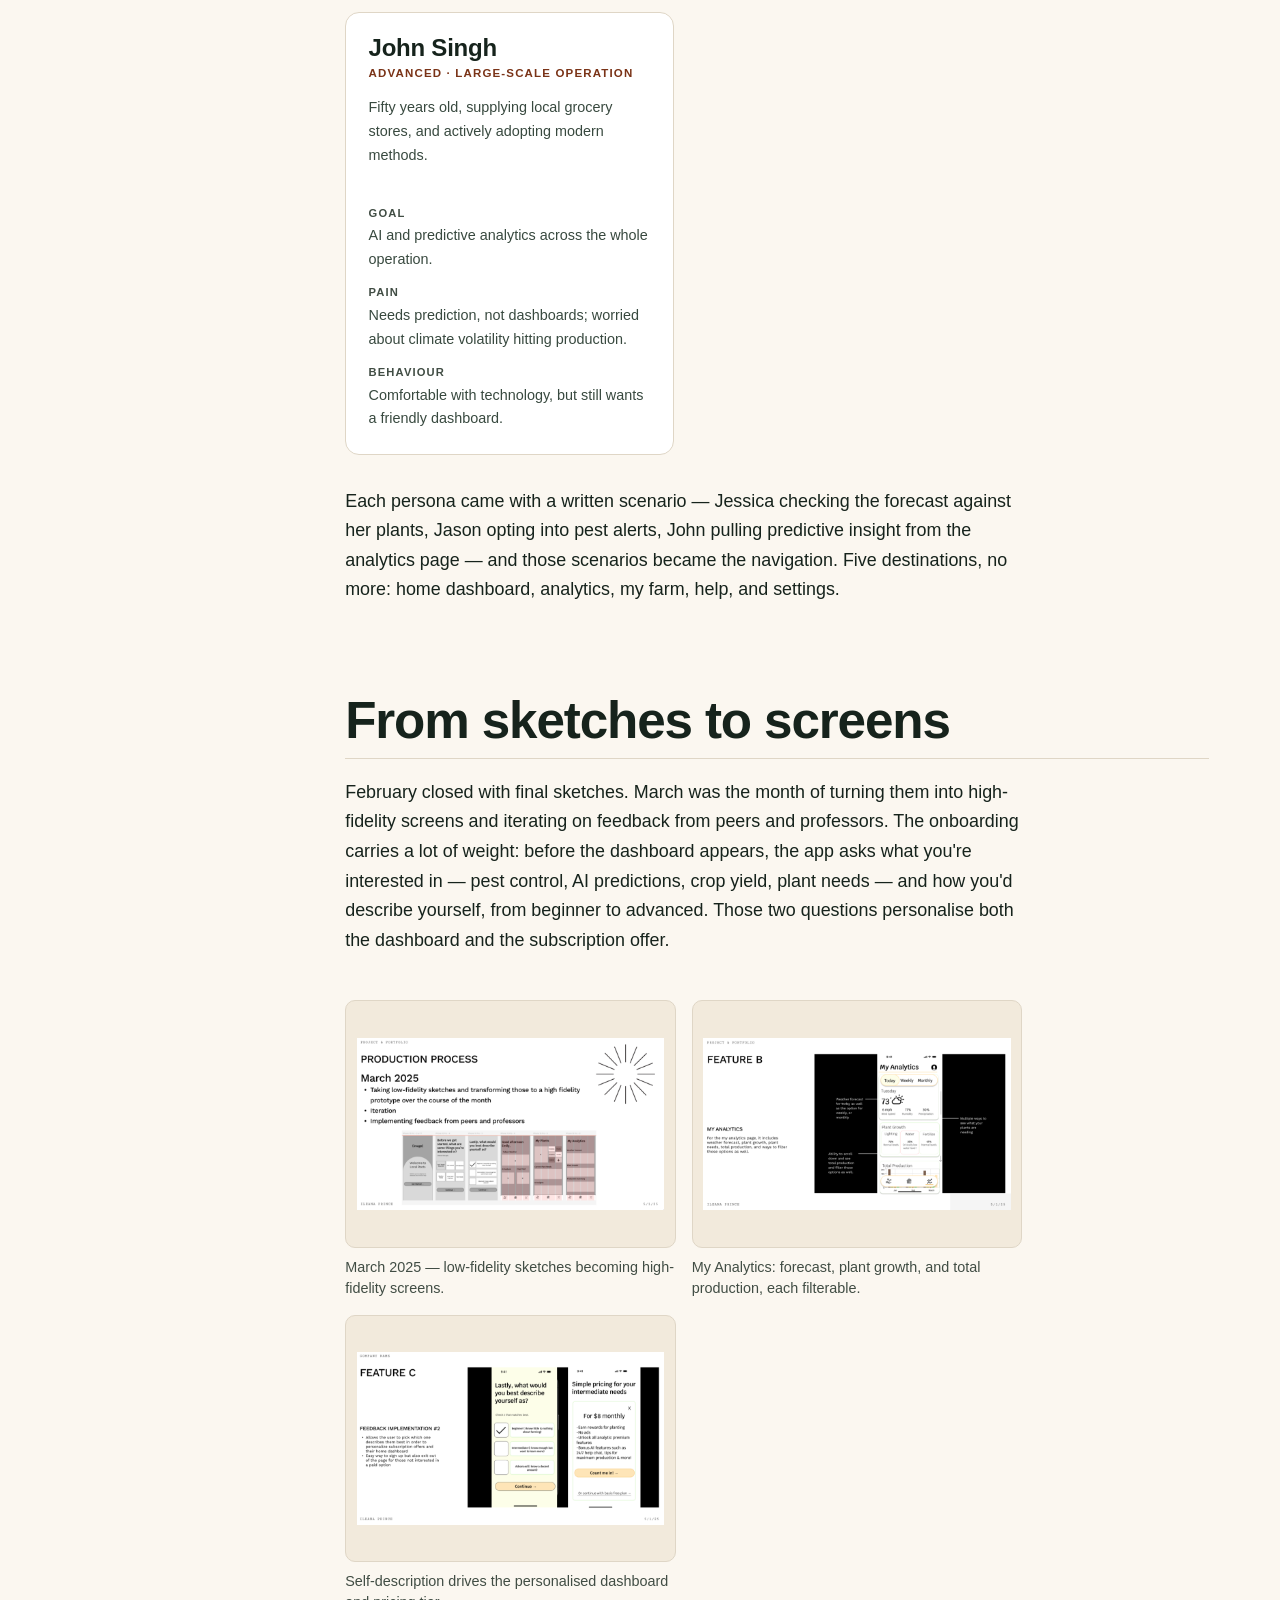
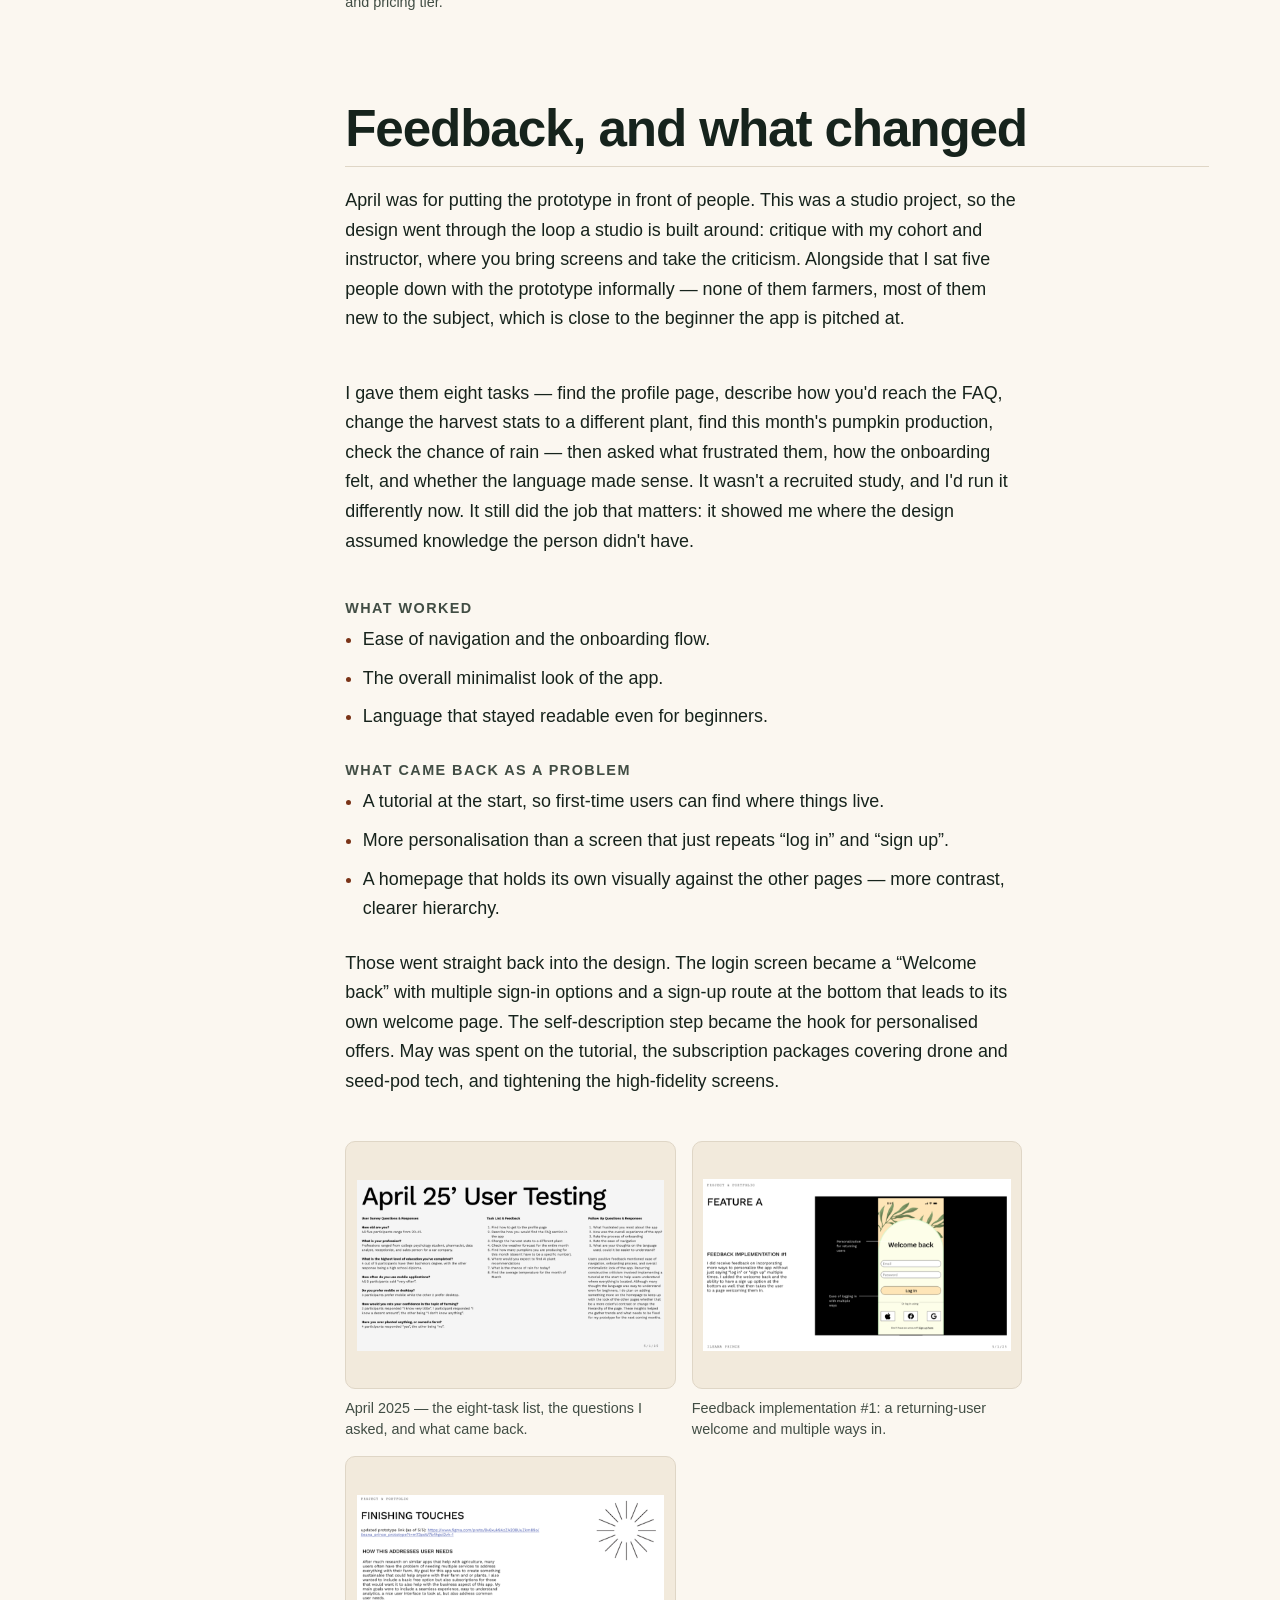
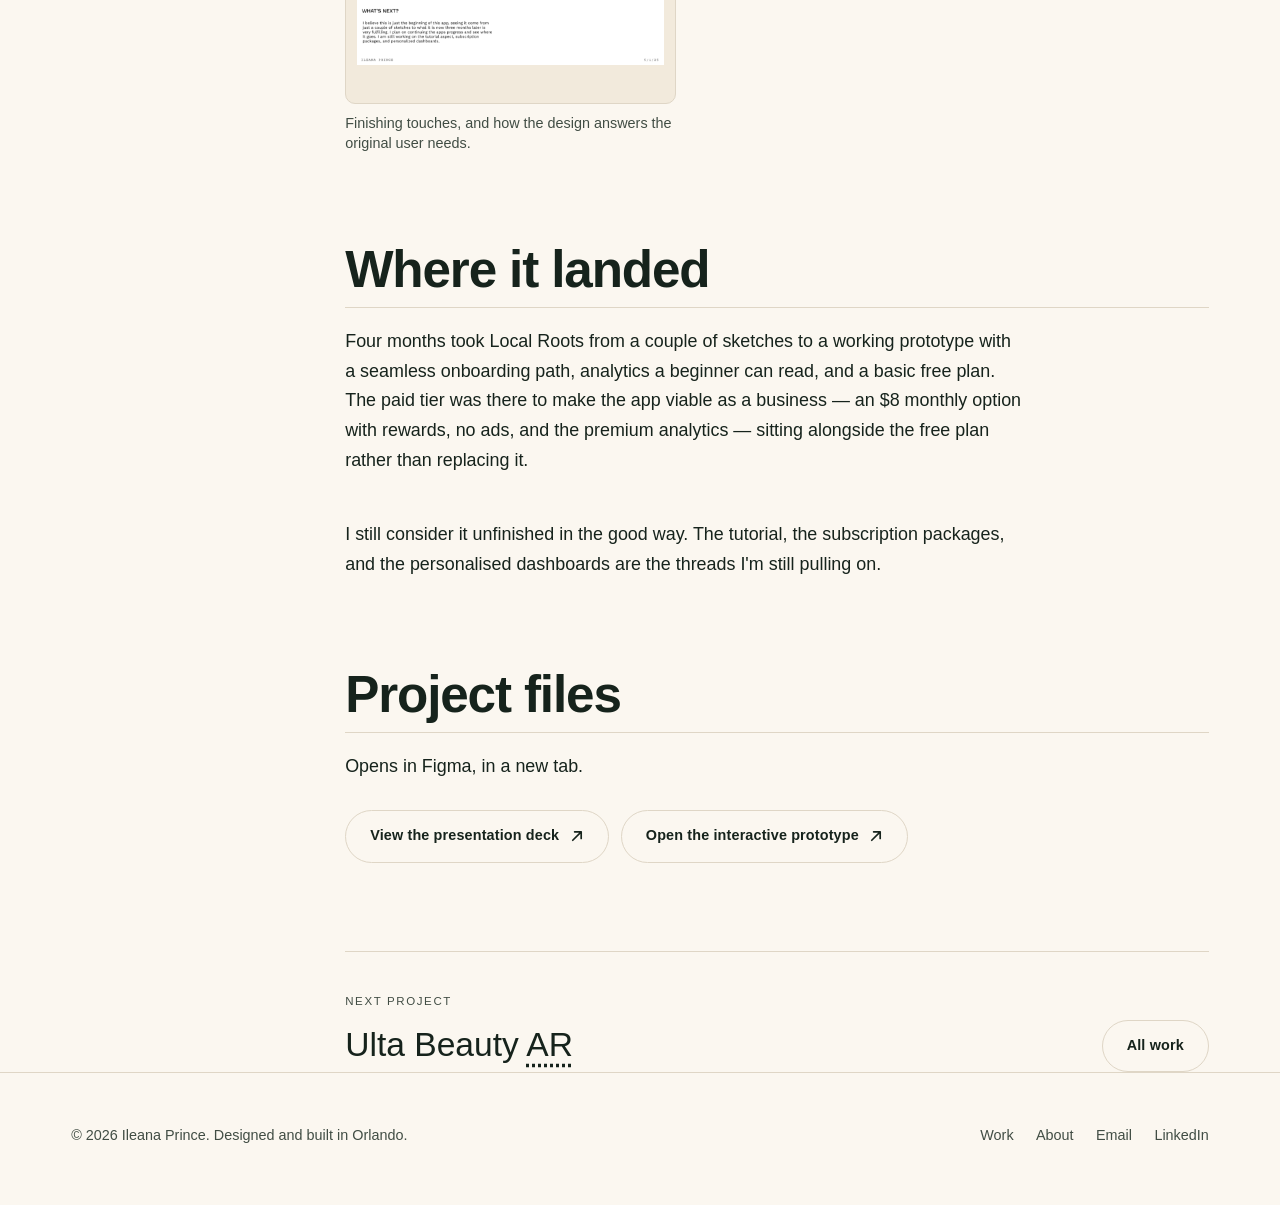
<file: work/local-roots.html>
<!DOCTYPE html>
<html lang="en">
<head>
<meta charset="utf-8">
<meta name="viewport" content="width=device-width, initial-scale=1">
<title>Local Roots — Ileana Prince</title>
<meta name="description" content="Her own app concept for sustainable farming, built from scratch: desk research, three personas, a high-fidelity Figma prototype, and two rounds of critique and feedback.">
<meta name="author" content="Ileana Prince">
<meta name="robots" content="index, follow, max-image-preview:large, max-snippet:-1">
<meta name="twitter:card" content="summary_large_image">
<meta name="twitter:title" content="Local Roots — Ileana Prince">
<meta name="twitter:description" content="Her own app concept for sustainable farming, built from scratch: desk research, three personas, a high-fidelity Figma prototype, and two rounds of critique and feedback.">
<meta name="twitter:image" content="https://ileanaprince.com/images/work/local-roots/07.png">
<meta property="og:site_name" content="Ileana Prince">
<meta property="og:locale" content="en_US">
<link rel="canonical" href="https://ileanaprince.com/work/local-roots.html">
<meta property="og:title" content="Local Roots — Ileana Prince">
<meta property="og:description" content="Her own app concept for sustainable farming, built from scratch: desk research, three personas, a high-fidelity Figma prototype, and two rounds of critique and feedback.">
<meta property="og:type" content="article">
<meta property="og:url" content="https://ileanaprince.com/work/local-roots.html">
<meta property="og:image" content="https://ileanaprince.com/images/work/local-roots/07.png">
<meta name="theme-color" content="#FBF7F0" media="(prefers-color-scheme: light)">
<meta name="theme-color" content="#0F1613" media="(prefers-color-scheme: dark)">
<link rel="icon" href="../images/brand/favicon-64.png" sizes="64x64">
<link rel="apple-touch-icon" href="../images/brand/apple-touch-icon.png">
<link rel="stylesheet" href="../css/main.css">
<script type="application/ld+json">
{
  "@context": "https://schema.org",
  "@type": "BreadcrumbList",
  "itemListElement": [
    {"@type":"ListItem","position":1,"name":"Home","item":"https://ileanaprince.com/"},
    {"@type":"ListItem","position":2,"name":"Work","item":"https://ileanaprince.com/#work"},
    {"@type":"ListItem","position":3,"name":"Local Roots","item":"https://ileanaprince.com/work/local-roots.html"}
  ]
}
</script>
<script type="application/ld+json">
{
  "@context": "https://schema.org",
  "@type": "CreativeWork",
  "name": "Local Roots",
  "headline": "Local Roots",
  "description": "An original app concept for sustainable farming, taken from a blank page to a tested prototype.",
  "url": "https://ileanaprince.com/work/local-roots.html",
  "image": "https://ileanaprince.com/images/work/local-roots/07.png",
  "inLanguage": "en",
  "keywords": "UX design, Human-centered design, Mobile app design, Usability testing, Sustainable agriculture",
  "author": {
    "@type": "Person",
    "name": "Ileana Prince",
    "url": "https://ileanaprince.com/"
  },
  "creator": {
    "@type": "Person",
    "name": "Ileana Prince"
  },
  "isPartOf": {
    "@type": "CollectionPage",
    "name": "Selected work",
    "url": "https://ileanaprince.com/#work"
  },
  "dateCreated": "2025-05-01"
}
</script>
</head>
<body>
<script>document.documentElement.classList.add("js");try{var t=localStorage.getItem("theme");if(t)document.documentElement.setAttribute("data-theme",t);}catch(e){}</script>

<a class="skip-link" href="#main">Skip to content</a>

<header class="site-header">
  <div class="wrap">
    <a class="wordmark" href="../index.html">
      <svg class="leaf" viewBox="0 0 24 24" fill="none" stroke="currentColor" stroke-width="1.6" aria-hidden="true">
        <path d="M4 20c0-8 5-14 16-15 0 11-6 15-13 15H4Z" stroke-linejoin="round"/>
        <path d="M4 20C7 15 11 11 17 8" stroke-linecap="round"/>
      </svg>
      Ileana Prince
    </a>
    <nav class="nav" aria-label="Primary">
      <a href="../index.html#work">Work</a>
      <a href="../index.html#about">About</a>
      <a href="../index.html#approach" class="nav-hide-sm">Approach</a>
      <a href="../index.html#contact">Contact</a>
    <button type="button" class="theme-toggle" id="themeToggle" aria-pressed="false" title="Switch between light and dark">
        <svg class="icon-sun" viewBox="0 0 24 24" fill="none" stroke="currentColor" stroke-width="1.7" aria-hidden="true"><circle cx="12" cy="12" r="4.2"/><path d="M12 2.5v2.2M12 19.3v2.2M4.2 4.2l1.6 1.6M18.2 18.2l1.6 1.6M2.5 12h2.2M19.3 12h2.2M4.2 19.8l1.6-1.6M18.2 5.8l1.6-1.6" stroke-linecap="round"/></svg>
        <svg class="icon-moon" viewBox="0 0 24 24" fill="none" stroke="currentColor" stroke-width="1.7" aria-hidden="true"><path d="M20 14.5A8.2 8.2 0 0 1 9.5 4a8.5 8.5 0 1 0 10.5 10.5Z" stroke-linejoin="round"/></svg>
        <span class="visually-hidden">Switch colour theme</span>
      </button>
    </nav>
  </div>
</header>

<main id="main">

  <article>
    <header class="case-hero">
      <div class="wrap">
      <nav class="breadcrumb" aria-label="Breadcrumb">
        <ol>
          <li><a href="../index.html">Home</a></li>
          <li><a href="../index.html#work">Work</a></li>
          <li><span aria-current="page">Local Roots</span></li>
        </ol>
      </nav>
        <span class="eyebrow">My own concept · Built from scratch · February – May 2025</span>
        <h1>Local Roots: an AI-assisted app for sustainable farming</h1>
        <p class="lede">An original app concept, taken from a blank page to a tested prototype. Beginner growers and large-scale farmers were juggling several apps to do one job; Local Roots pulls forecasting, plant care, and predictive analytics into a single screen.</p>
      </div>
    </header>

    <div class="wrap">
      <figure class="case-cover" style="margin-block:0 clamp(2rem,5vw,4rem)">
        <img src="../images/work/local-roots/07.png" alt="Four high-fidelity Local Roots screens: onboarding questions, sign-in, and a weather dashboard." width="1400" height="776" fetchpriority="high">
      </figure>

      <dl class="case-meta">
        <div><dt>Role</dt><dd>Originated the concept. Sole designer — research, <abbr title="Information architecture">IA</abbr>, UI, prototyping, testing</dd></div>
        <div><dt>Origin</dt><dd>Original concept — my own idea, not a client project</dd></div>
        <div><dt>Timeline</dt><dd>February – May 2025 — a four-month production timeline I set and kept</dd></div>
        <div><dt>Tools</dt><dd>Figma, FigJam, Adobe Creative Cloud</dd></div>
        <div><dt>Deliverables</dt><dd>Personas, user scenarios, <abbr title="Information architecture">IA</abbr> &amp; feature list, sketches, hi-fi prototype, test findings</dd></div>
        <div><dt>Feedback</dt><dd>Five people walked eight tasks, plus cohort and instructor critique — two rounds of changes shipped back into the design</dd></div>
      </dl>

      <div class="case-layout">
        <nav class="case-toc" aria-label="On this page">
          <h2>On this page</h2>
          <ol>
            <li><a href="#ideation">Ideation &amp; creation</a></li>
            <li><a href="#overview">The problem</a></li>
            <li><a href="#research">Research</a></li>
            <li><a href="#personas">Three growers, three jobs</a></li>
            <li><a href="#design">From sketches to screens</a></li>
            <li><a href="#testing">Feedback, and what changed</a></li>
            <li><a href="#outcome">Where it landed</a></li>
          </ol>
        </nav>

        <div>
          <section class="case-section" id="ideation">
            <h2>Ideation &amp; creation</h2>
            <div class="prose">
            <p>Local Roots didn't start as a brief. It started as a question: what would it
               take to make sustainable farming practices accessible enough that everyday
               growers would actually adopt them?</p>
            <p>There was no client and no existing app to redesign. I chose the problem
               myself: agricultural methods that cut carbon emissions, convert waste into
               carbon credits, and reduce deforestation exist, but they're scattered and hard
               for the people who'd use them to find, understand, or act on. I decided to
               design the thing that would fix that.</p>
            <p>From there, I owned the entire process. I researched sustainable agricultural
               practices and their environmental impact, then translated that research into
               journey maps, user personas, and flows for the people who'd actually use the
               app. I built the information architecture and feature list from scratch, moved
               from early sketches to high-fidelity wireframes, and prototyped and tested the
               result in Figma, all within a four-month production timeline I set and kept
               myself.</p>
            <p>This case study isn't a redesign exercise or a response to a brief. It's proof
               I can take a problem from a blank page to a working, tested product, on my
               own.</p>
            </div>
          </section>

          <section class="case-section" id="overview">
            <h2>The problem</h2>
            <div class="prose">
                        <p>Looking at the apps already on the market made the gap obvious. Growers were stitching together separate tools for weather, for plant care, for analytics. Nothing covered a beginner's first vegetable patch and a large-scale operation's yield forecast in the same place.</p>
            <ul class="callouts">
              <li><strong>One app, not several</strong><span>Forecasting, plant needs, and analytics under a single login</span></li>
              <li><strong>Free to start</strong><span>A basic tier that works, with subscription features layered on top</span></li>
              <li><strong>Legible analytics</strong><span>Predictive insight, not a wall of raw data</span></li>
            </ul>
            </div>
          </section>
          <section class="case-section" id="research">
            <h2>Research</h2>
            <div class="prose">
            <p>I started by writing down the questions I actually needed answered:</p>
            <ul>
              <li>What form of teaching would help beginners start their farming journey?</li>
              <li>What challenges and needs do farmers experience, and what solutions might help?</li>
              <li>What features or tools would serve both tech-savvy and non-tech-savvy farmers?</li>
            </ul>
            <p>I answered them through desk research: I audited the agriculture apps already on the market for what they offered and what they missed, looked at which regions lean hardest on agriculture, and read published work on who is actually farming in the United States and what their operations look like financially.</p>
<h3 class="label">What the research pointed to</h3>
            <ul>
              <li>Beginners need visual aids and step-by-step instruction, not documentation.</li>
              <li>Affordability is a shared concern from first-timers through to advanced growers.</li>
              <li>Both small-scale and big-picture analytics are useful — to different people.</li>
              <li>Predictive insight beats historical data.</li>
              <li>Advanced farmers are the most eager to adopt modern technology, drones included.</li>
            </ul>
            <p>The literature backed up who I was designing for. Most beginning farmers are middle-aged and come to it from another career, and only about 46 percent of intermediate farms post positive farm income — which is exactly why an affordable free tier mattered more than another premium dashboard.</p>
            </div>
          </section>
          <section class="case-section" id="personas">
            <h2>Three growers, three jobs</h2>
            <div class="prose">
            <p>These are constructed archetypes, built from the desk research rather than from interviews — a way to hold three different sets of needs in view while designing, not a claim about five real people. Rather than average them into one composite, I made them pull in genuinely different directions — a beginner, an intermediate grower short on time, and a large-scale farmer who wants prediction. Designing for all three at once is what forced the app to stay simple.</p>
            <div class="personas">
              <div class="persona">
                <h3>Jessica Carter</h3>
                <p class="persona-role">Beginner · Houston, TX</p>
                <p>Works a remote marketing job and recently moved. Farming is a new hobby and a way to
                   meet people, but she has struggled to get started.</p>
                <dl>
                  <dt>Goal</dt><dd>Grow organic vegetables for local markets, family, and friends — sustainably.</dd>
                  <dt>Pain</dt><dd>Seasonal planning and crop selection; needs affordable solutions.</dd>
                  <dt>Behaviour</dt><dd>Eager but overwhelmed by conflicting information online. Prefers visual, step-by-step guides.</dd>
                </dl>
              </div>
              <div class="persona">
                <h3>Jason Mendoza</h3>
                <p class="persona-role">Intermediate · Manager at Home Depot</p>
                <p>A few years into farming, splitting time between a full-time job and his crops.</p>
                <dl>
                  <dt>Goal</dt><dd>Improve yield and efficiency; stop wasting money on unnecessary pesticide.</dd>
                  <dt>Pain</dt><dd>Affordable tech is hard to find, and operations eat the hours he doesn't have.</dd>
                  <dt>Behaviour</dt><dd>Wants automated insight and alerts — not a dataset to analyse himself.</dd>
                </dl>
              </div>
              <div class="persona">
                <h3>John Singh</h3>
                <p class="persona-role">Advanced · Large-scale operation</p>
                <p>Fifty years old, supplying local grocery stores, and actively adopting modern methods.</p>
                <dl>
                  <dt>Goal</dt><dd>AI and predictive analytics across the whole operation.</dd>
                  <dt>Pain</dt><dd>Needs prediction, not dashboards; worried about climate volatility hitting production.</dd>
                  <dt>Behaviour</dt><dd>Comfortable with technology, but still wants a friendly dashboard.</dd>
                </dl>
              </div>
            </div>
            <p>Each persona came with a written scenario — Jessica checking the forecast against her plants, Jason opting into pest alerts, John pulling predictive insight from the analytics page — and those scenarios became the navigation. Five destinations, no more: home dashboard, analytics, my farm, help, and settings.</p>
            </div>
          </section>
          <section class="case-section" id="design">
            <h2>From sketches to screens</h2>
            <div class="prose">
            <p>February closed with final sketches. March was the month of turning them into high-fidelity screens and iterating on feedback from peers and professors. The onboarding carries a lot of weight: before the dashboard appears, the app asks what you're interested in — pest control, AI predictions, crop yield, plant needs — and how you'd describe yourself, from beginner to advanced. Those two questions personalise both the dashboard and the subscription offer.</p>
          <div class="gallery">
            <figure>
              <button type="button" class="shot">
                <img src="../images/work/local-roots/06-sm.png" data-full="../images/work/local-roots/06.png" alt="Slide showing the March production process next to early high-fidelity onboarding and dashboard screens." loading="lazy">
              </button>
              <figcaption>March 2025 — low-fidelity sketches becoming high-fidelity screens.</figcaption>
            </figure>
            <figure>
              <button type="button" class="shot">
                <img src="../images/work/local-roots/11-sm.png" data-full="../images/work/local-roots/11.png" alt="Analytics screen with today/weekly/monthly toggles, plant growth meters, and a production bar chart." loading="lazy">
              </button>
              <figcaption>My Analytics: forecast, plant growth, and total production, each filterable.</figcaption>
            </figure>
            <figure>
              <button type="button" class="shot">
                <img src="../images/work/local-roots/12-sm.png" data-full="../images/work/local-roots/12.png" alt="Two screens: a beginner/intermediate/advanced selector and an $8 monthly pricing card." loading="lazy">
              </button>
              <figcaption>Self-description drives the personalised dashboard and pricing tier.</figcaption>
            </figure>
          </div>
            </div>
          </section>
          <section class="case-section" id="testing">
            <h2>Feedback, and what changed</h2>
            <div class="prose">
            <p>April was for putting the prototype in front of people. This was a studio project, so the design went through the loop a studio is built around: critique with my cohort and instructor, where you bring screens and take the criticism. Alongside that I sat five people down with the prototype informally — none of them farmers, most of them new to the subject, which is close to the beginner the app is pitched at.</p>
            <p>I gave them eight tasks — find the profile page, describe how you'd reach the FAQ, change the harvest stats to a different plant, find this month's pumpkin production, check the chance of rain — then asked what frustrated them, how the onboarding felt, and whether the language made sense. It wasn't a recruited study, and I'd run it differently now. It still did the job that matters: it showed me where the design assumed knowledge the person didn't have.</p>
<h3 class="label">What worked</h3>
            <ul>
              <li>Ease of navigation and the onboarding flow.</li>
              <li>The overall minimalist look of the app.</li>
              <li>Language that stayed readable even for beginners.</li>
            </ul>
<h3 class="label">What came back as a problem</h3>
            <ul>
              <li>A tutorial at the start, so first-time users can find where things live.</li>
              <li>More personalisation than a screen that just repeats “log in” and “sign up”.</li>
              <li>A homepage that holds its own visually against the other pages — more contrast, clearer hierarchy.</li>
            </ul>
            <p>Those went straight back into the design. The login screen became a “Welcome back” with multiple sign-in options and a sign-up route at the bottom that leads to its own welcome page. The self-description step became the hook for personalised offers. May was spent on the tutorial, the subscription packages covering drone and seed-pod tech, and tightening the high-fidelity screens.</p>
          <div class="gallery">
            <figure>
              <button type="button" class="shot">
                <img src="../images/work/local-roots/08-sm.png" data-full="../images/work/local-roots/08.png" alt="User testing slide listing survey questions, tasks, and summarised feedback." loading="lazy">
              </button>
              <figcaption>April 2025 — the eight-task list, the questions I asked, and what came back.</figcaption>
            </figure>
            <figure>
              <button type="button" class="shot">
                <img src="../images/work/local-roots/10-sm.png" data-full="../images/work/local-roots/10.png" alt="Welcome back login screen with email, password, and social sign-in options." loading="lazy">
              </button>
              <figcaption>Feedback implementation #1: a returning-user welcome and multiple ways in.</figcaption>
            </figure>
            <figure>
              <button type="button" class="shot">
                <img src="../images/work/local-roots/13-sm.png" data-full="../images/work/local-roots/13.png" alt="Final slide covering how the app addresses user needs and what comes next." loading="lazy">
              </button>
              <figcaption>Finishing touches, and how the design answers the original user needs.</figcaption>
            </figure>
          </div>
            </div>
          </section>
          <section class="case-section" id="outcome">
            <h2>Where it landed</h2>
            <div class="prose">
            <p>Four months took Local Roots from a couple of sketches to a working prototype with a seamless onboarding path, analytics a beginner can read, and a basic free plan. The paid tier was there to make the app viable as a business — an $8 monthly option with rewards, no ads, and the premium analytics — sitting alongside the free plan rather than replacing it.</p>
            <p>I still consider it unfinished in the good way. The tutorial, the subscription packages, and the personalised dashboards are the threads I'm still pulling on.</p>
            </div>
          </section>
          <section class="case-section" id="files">
            <h2>Project files</h2>
            <p class="prose">Opens in Figma, in a new tab.</p>
            <ul class="link-list">
              <li><a class="btn btn--ghost" href="https://www.figma.com/slides/iS0bvUmus7FQLrzInolaKc/LocalRoots-Presentation?node-id=1-351" rel="noopener" target="_blank">View the presentation deck<svg viewBox="0 0 16 16" fill="none" stroke="currentColor" stroke-width="1.8" aria-hidden="true"><path d="M6 3h7v7M13 3 4 12" stroke-linecap="round" stroke-linejoin="round"/></svg></a></li>
              <li><a class="btn btn--ghost" href="https://www.figma.com/proto/8v6xuk9AzZA208UuZkm89o/ileana_prince_prototype?t=aBKW282pgbxS2tri-1&amp;node-id=1-78&amp;starting-point-node-id=1%3A78" rel="noopener" target="_blank">Open the interactive prototype<svg viewBox="0 0 16 16" fill="none" stroke="currentColor" stroke-width="1.8" aria-hidden="true"><path d="M6 3h7v7M13 3 4 12" stroke-linecap="round" stroke-linejoin="round"/></svg></a></li>
            </ul>
          </section>
          <nav class="case-next" aria-label="More work">
            <div>
              <span class="next-label">Next project</span>
              <a class="next-title" href="ulta-beauty.html">Ulta Beauty <abbr title="Augmented reality">AR</abbr></a>
            </div>
            <a class="btn btn--ghost" href="../index.html#work">All work</a>
          </nav>
        </div>
      </div>
    </div>
  </article>

</main>

<footer class="site-footer">
  <div class="wrap">
    <p style="margin:0">© <span id="year">2026</span> Ileana Prince. Designed and built in Orlando.</p>
    <nav class="footer-links" aria-label="Footer">
      <a href="../index.html#work">Work</a>
      <a href="../index.html#about">About</a>
      <a href="mailto:ileanaprince@icloud.com">Email</a>
      <a href="https://www.linkedin.com/in/ileanaprince/" rel="me noopener">LinkedIn</a>
    </nav>
  </div>
</footer>

<script src="../js/main.js" defer></script>
</body>
</html>
</file>
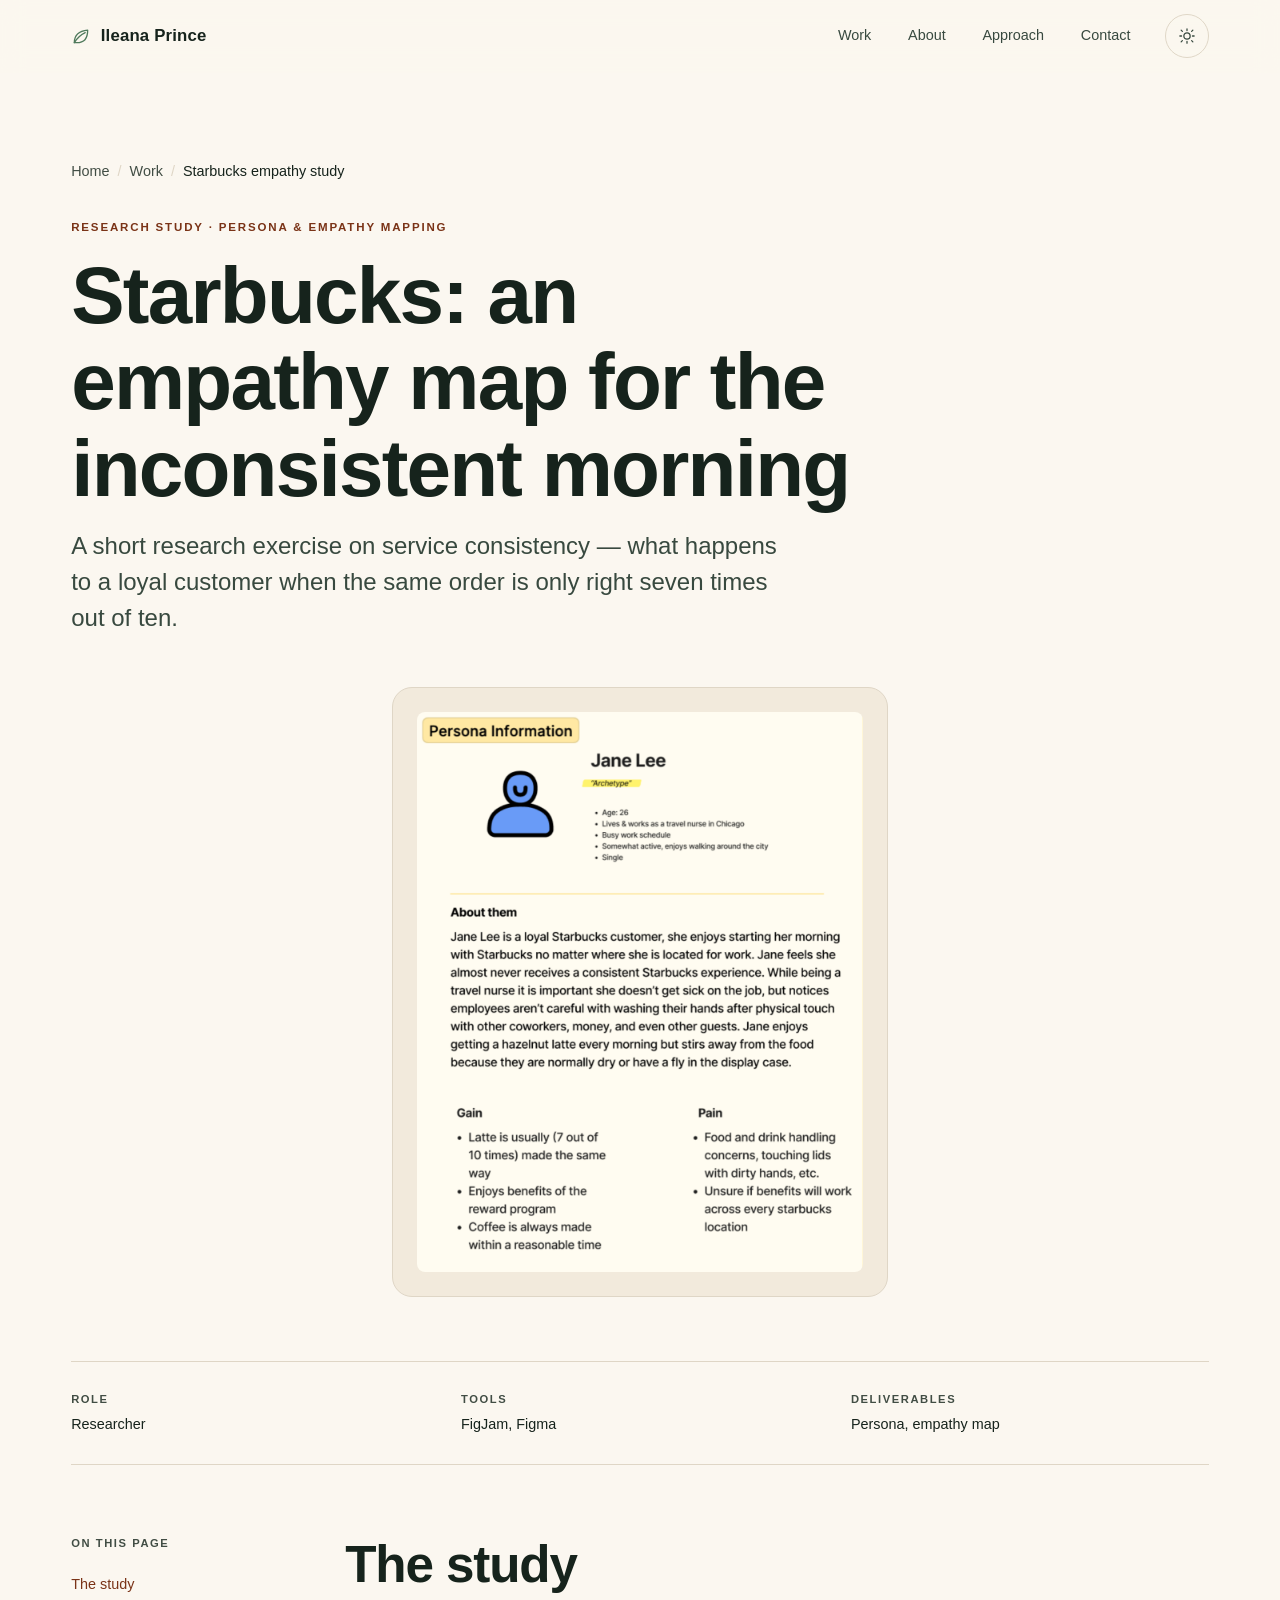
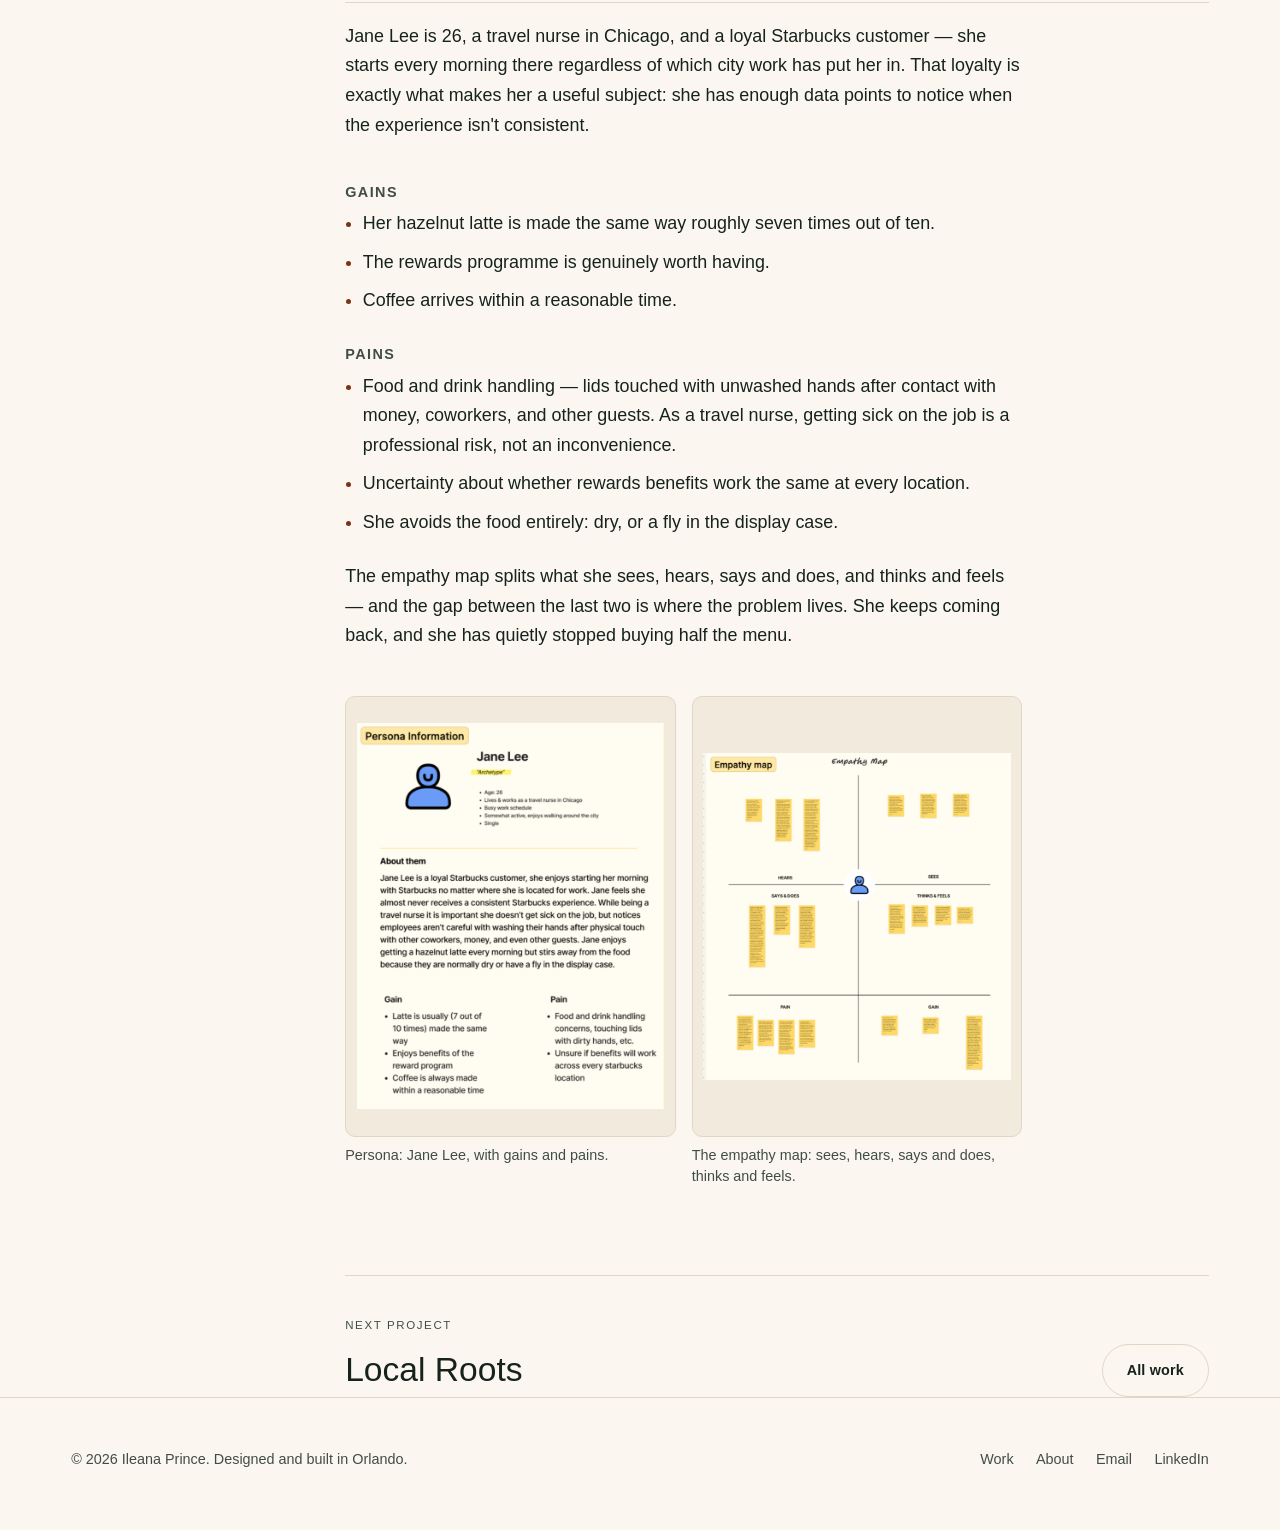
<file: work/starbucks.html>
<!DOCTYPE html>
<html lang="en">
<head>
<meta charset="utf-8">
<meta name="viewport" content="width=device-width, initial-scale=1">
<title>Starbucks empathy study — Ileana Prince</title>
<meta name="description" content="A persona and empathy mapping study on Starbucks service consistency, covering gains, pains, and hygiene concerns for a frequent travelling customer.">
<meta name="author" content="Ileana Prince">
<meta name="robots" content="index, follow, max-image-preview:large, max-snippet:-1">
<meta name="twitter:card" content="summary_large_image">
<meta name="twitter:title" content="Starbucks empathy study — Ileana Prince">
<meta name="twitter:description" content="A persona and empathy mapping study on Starbucks service consistency, covering gains, pains, and hygiene concerns for a frequent travelling customer.">
<meta name="twitter:image" content="https://ileanaprince.com/images/work/starbucks/02.png">
<meta property="og:site_name" content="Ileana Prince">
<meta property="og:locale" content="en_US">
<link rel="canonical" href="https://ileanaprince.com/work/starbucks.html">
<meta property="og:title" content="Starbucks empathy study — Ileana Prince">
<meta property="og:description" content="A persona and empathy mapping study on Starbucks service consistency, covering gains, pains, and hygiene concerns for a frequent travelling customer.">
<meta property="og:type" content="article">
<meta property="og:url" content="https://ileanaprince.com/work/starbucks.html">
<meta property="og:image" content="https://ileanaprince.com/images/work/starbucks/02.png">
<meta name="theme-color" content="#FBF7F0" media="(prefers-color-scheme: light)">
<meta name="theme-color" content="#0F1613" media="(prefers-color-scheme: dark)">
<link rel="icon" href="../images/brand/favicon-64.png" sizes="64x64">
<link rel="apple-touch-icon" href="../images/brand/apple-touch-icon.png">
<link rel="stylesheet" href="../css/main.css">
<script type="application/ld+json">
{
  "@context": "https://schema.org",
  "@type": "BreadcrumbList",
  "itemListElement": [
    {"@type":"ListItem","position":1,"name":"Home","item":"https://ileanaprince.com/"},
    {"@type":"ListItem","position":2,"name":"Work","item":"https://ileanaprince.com/#work"},
    {"@type":"ListItem","position":3,"name":"Starbucks empathy study","item":"https://ileanaprince.com/work/starbucks.html"}
  ]
}
</script>
<script type="application/ld+json">
{
  "@context": "https://schema.org",
  "@type": "CreativeWork",
  "name": "Starbucks empathy study",
  "headline": "Starbucks empathy study",
  "description": "A persona and empathy map on service consistency.",
  "url": "https://ileanaprince.com/work/starbucks.html",
  "image": "https://ileanaprince.com/images/work/starbucks/02.png",
  "inLanguage": "en",
  "keywords": "User research, Empathy mapping, Personas",
  "author": {
    "@type": "Person",
    "name": "Ileana Prince",
    "url": "https://ileanaprince.com/"
  },
  "creator": {
    "@type": "Person",
    "name": "Ileana Prince"
  },
  "isPartOf": {
    "@type": "CollectionPage",
    "name": "Selected work",
    "url": "https://ileanaprince.com/#work"
  }
}
</script>
</head>
<body>
<script>document.documentElement.classList.add("js");try{var t=localStorage.getItem("theme");if(t)document.documentElement.setAttribute("data-theme",t);}catch(e){}</script>

<a class="skip-link" href="#main">Skip to content</a>

<header class="site-header">
  <div class="wrap">
    <a class="wordmark" href="../index.html">
      <svg class="leaf" viewBox="0 0 24 24" fill="none" stroke="currentColor" stroke-width="1.6" aria-hidden="true">
        <path d="M4 20c0-8 5-14 16-15 0 11-6 15-13 15H4Z" stroke-linejoin="round"/>
        <path d="M4 20C7 15 11 11 17 8" stroke-linecap="round"/>
      </svg>
      Ileana Prince
    </a>
    <nav class="nav" aria-label="Primary">
      <a href="../index.html#work">Work</a>
      <a href="../index.html#about">About</a>
      <a href="../index.html#approach" class="nav-hide-sm">Approach</a>
      <a href="../index.html#contact">Contact</a>
    <button type="button" class="theme-toggle" id="themeToggle" aria-pressed="false" title="Switch between light and dark">
        <svg class="icon-sun" viewBox="0 0 24 24" fill="none" stroke="currentColor" stroke-width="1.7" aria-hidden="true"><circle cx="12" cy="12" r="4.2"/><path d="M12 2.5v2.2M12 19.3v2.2M4.2 4.2l1.6 1.6M18.2 18.2l1.6 1.6M2.5 12h2.2M19.3 12h2.2M4.2 19.8l1.6-1.6M18.2 5.8l1.6-1.6" stroke-linecap="round"/></svg>
        <svg class="icon-moon" viewBox="0 0 24 24" fill="none" stroke="currentColor" stroke-width="1.7" aria-hidden="true"><path d="M20 14.5A8.2 8.2 0 0 1 9.5 4a8.5 8.5 0 1 0 10.5 10.5Z" stroke-linejoin="round"/></svg>
        <span class="visually-hidden">Switch colour theme</span>
      </button>
    </nav>
  </div>
</header>

<main id="main">

  <article>
    <header class="case-hero">
      <div class="wrap">
      <nav class="breadcrumb" aria-label="Breadcrumb">
        <ol>
          <li><a href="../index.html">Home</a></li>
          <li><a href="../index.html#work">Work</a></li>
          <li><span aria-current="page">Starbucks empathy study</span></li>
        </ol>
      </nav>
        <span class="eyebrow">Research study · Persona &amp; empathy mapping</span>
        <h1>Starbucks: an empathy map for the inconsistent morning</h1>
        <p class="lede">A short research exercise on service consistency — what happens to a loyal customer when the same order is only right seven times out of ten.</p>
      </div>
    </header>

    <div class="wrap">
      <figure class="case-cover" style="margin-block:0 clamp(2rem,5vw,4rem)">
        <img src="../images/work/starbucks/02.png" alt="Persona sheet for Jane Lee, a 26-year-old travel nurse and frequent Starbucks customer." width="1116" height="1400" fetchpriority="high">
      </figure>

      <dl class="case-meta">
        <div><dt>Role</dt><dd>Researcher</dd></div>
        
        <div><dt>Tools</dt><dd>FigJam, Figma</dd></div>
        <div><dt>Deliverables</dt><dd>Persona, empathy map</dd></div>
      </dl>

      <div class="case-layout">
        <nav class="case-toc" aria-label="On this page">
          <h2>On this page</h2>
          <ol>
            <li><a href="#overview">The study</a></li>
          </ol>
        </nav>

        <div>
          <section class="case-section" id="overview">
            <h2>The study</h2>
            <div class="prose">
            <p>Jane Lee is 26, a travel nurse in Chicago, and a loyal Starbucks customer — she starts every morning there regardless of which city work has put her in. That loyalty is exactly what makes her a useful subject: she has enough data points to notice when the experience isn't consistent.</p>
<h3 class="label">Gains</h3>
            <ul>
              <li>Her hazelnut latte is made the same way roughly seven times out of ten.</li>
              <li>The rewards programme is genuinely worth having.</li>
              <li>Coffee arrives within a reasonable time.</li>
            </ul>
<h3 class="label">Pains</h3>
            <ul>
              <li>Food and drink handling — lids touched with unwashed hands after contact with money, coworkers, and other guests. As a travel nurse, getting sick on the job is a professional risk, not an inconvenience.</li>
              <li>Uncertainty about whether rewards benefits work the same at every location.</li>
              <li>She avoids the food entirely: dry, or a fly in the display case.</li>
            </ul>
            <p>The empathy map splits what she sees, hears, says and does, and thinks and feels — and the gap between the last two is where the problem lives. She keeps coming back, and she has quietly stopped buying half the menu.</p>
          <div class="gallery gallery--tall">
            <figure>
              <button type="button" class="shot">
                <img src="../images/work/starbucks/02-sm.png" data-full="../images/work/starbucks/02.png" alt="Persona sheet for Jane Lee including bio, gains, and pains." loading="lazy">
              </button>
              <figcaption>Persona: Jane Lee, with gains and pains.</figcaption>
            </figure>
            <figure>
              <button type="button" class="shot">
                <img src="../images/work/starbucks/03-sm.png" data-full="../images/work/starbucks/03.png" alt="Empathy map with quadrants for sees, hears, says and does, and thinks and feels." loading="lazy">
              </button>
              <figcaption>The empathy map: sees, hears, says and does, thinks and feels.</figcaption>
            </figure>
          </div>
            </div>
          </section>

          <nav class="case-next" aria-label="More work">
            <div>
              <span class="next-label">Next project</span>
              <a class="next-title" href="local-roots.html">Local Roots</a>
            </div>
            <a class="btn btn--ghost" href="../index.html#work">All work</a>
          </nav>
        </div>
      </div>
    </div>
  </article>

</main>

<footer class="site-footer">
  <div class="wrap">
    <p style="margin:0">© <span id="year">2026</span> Ileana Prince. Designed and built in Orlando.</p>
    <nav class="footer-links" aria-label="Footer">
      <a href="../index.html#work">Work</a>
      <a href="../index.html#about">About</a>
      <a href="mailto:ileanaprince@icloud.com">Email</a>
      <a href="https://www.linkedin.com/in/ileanaprince/" rel="me noopener">LinkedIn</a>
    </nav>
  </div>
</footer>

<script src="../js/main.js" defer></script>
</body>
</html>
</file>
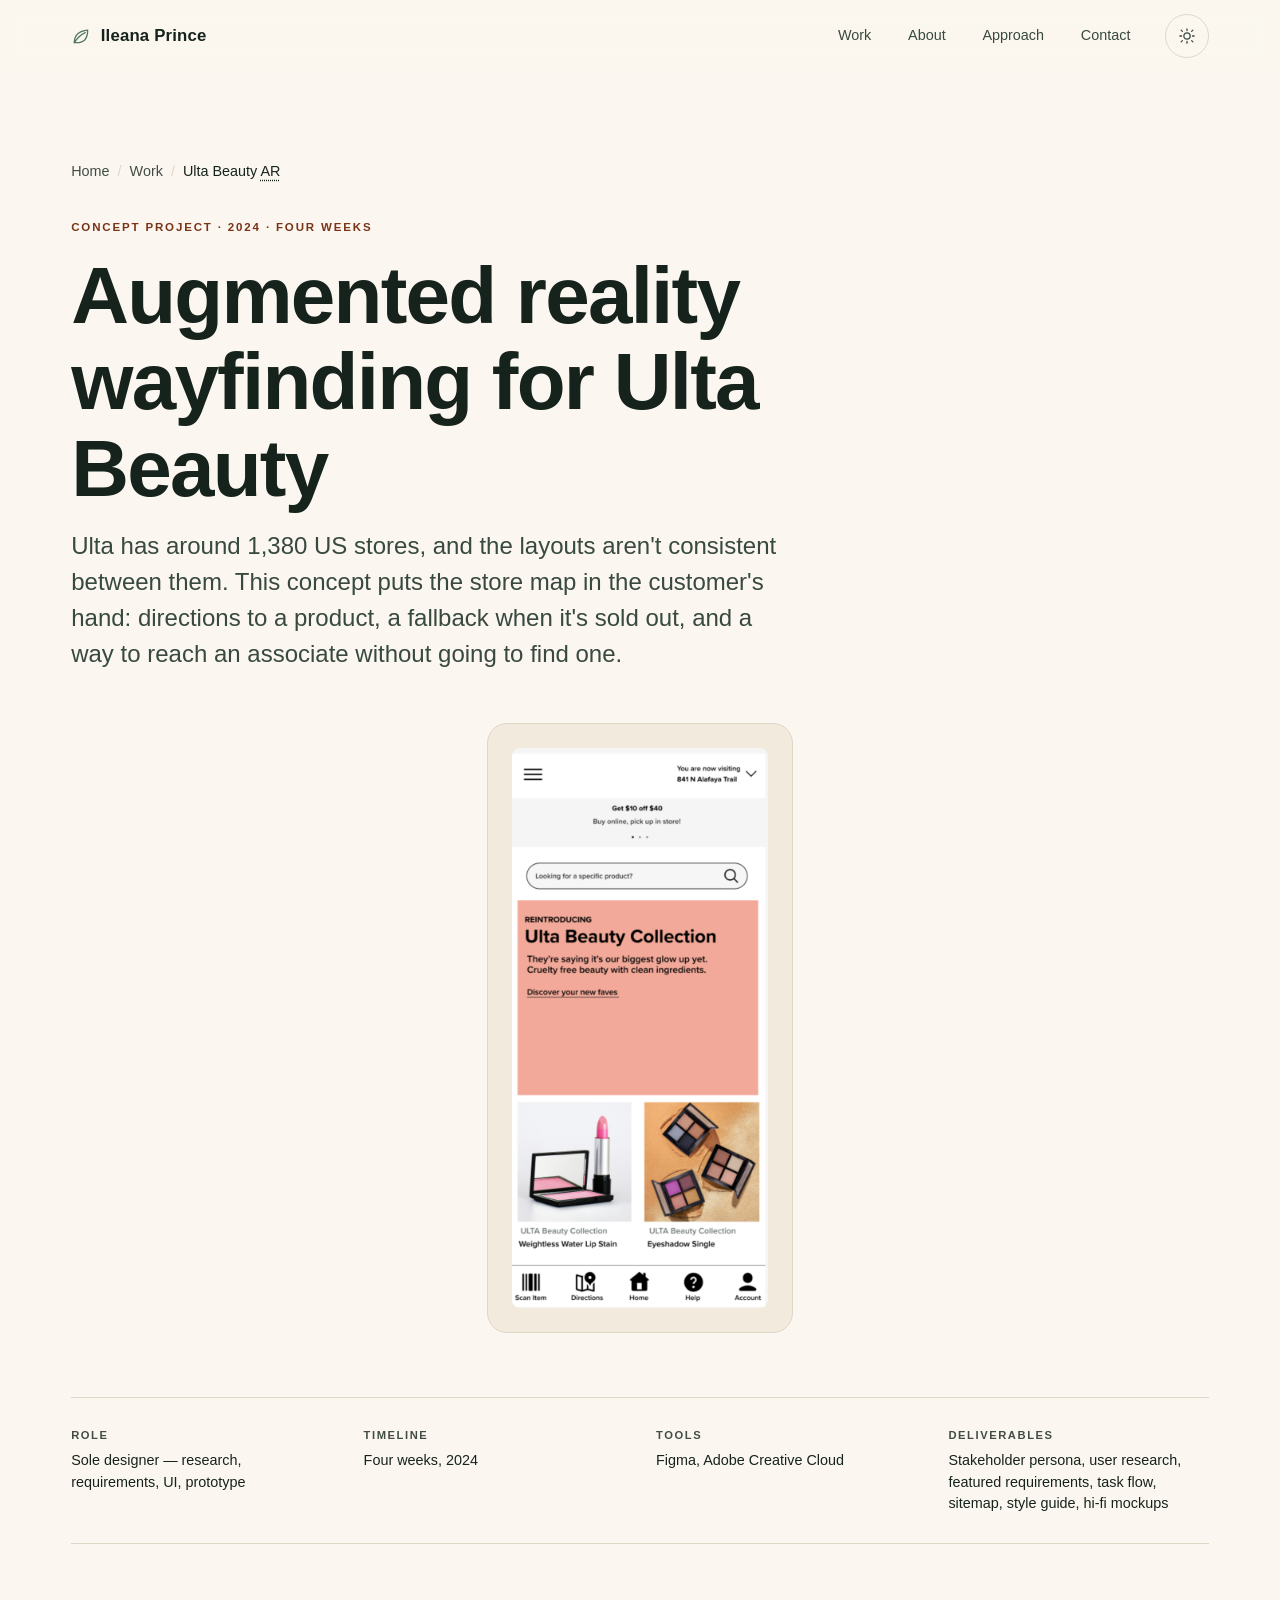
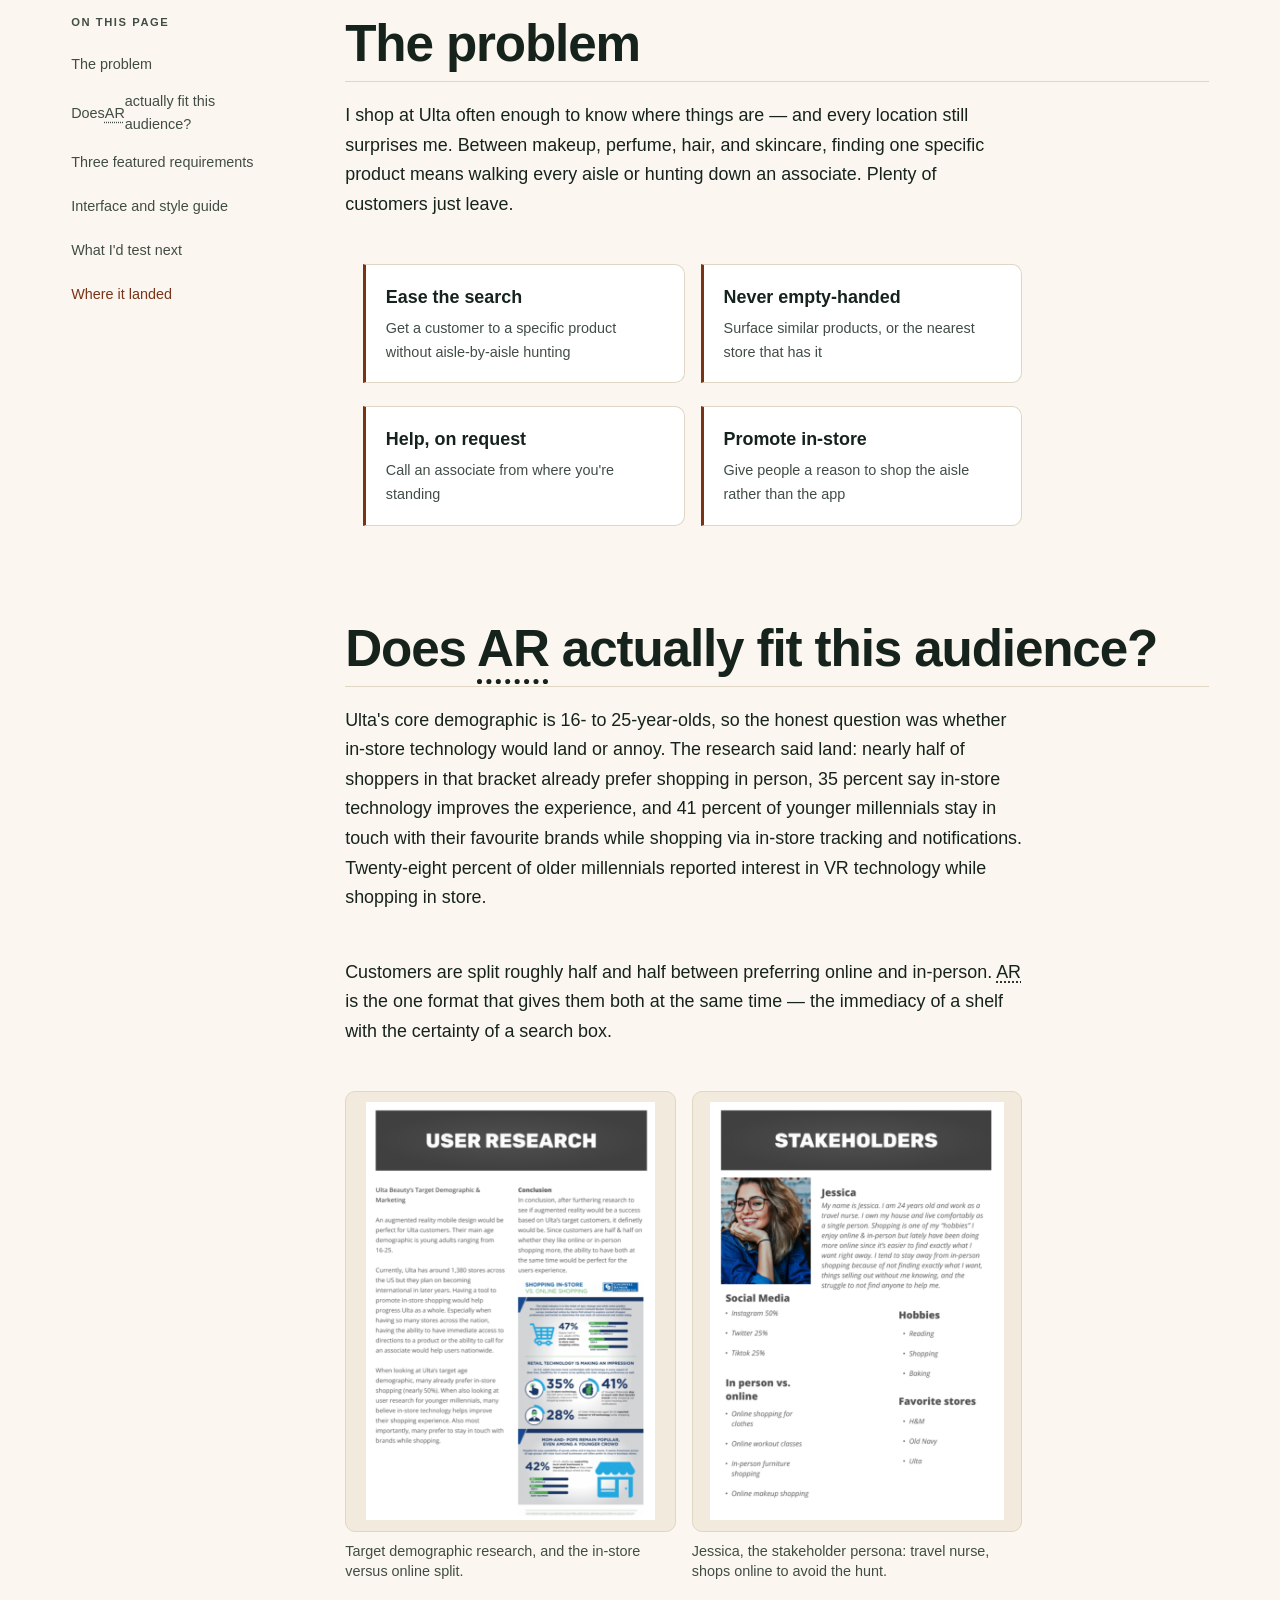
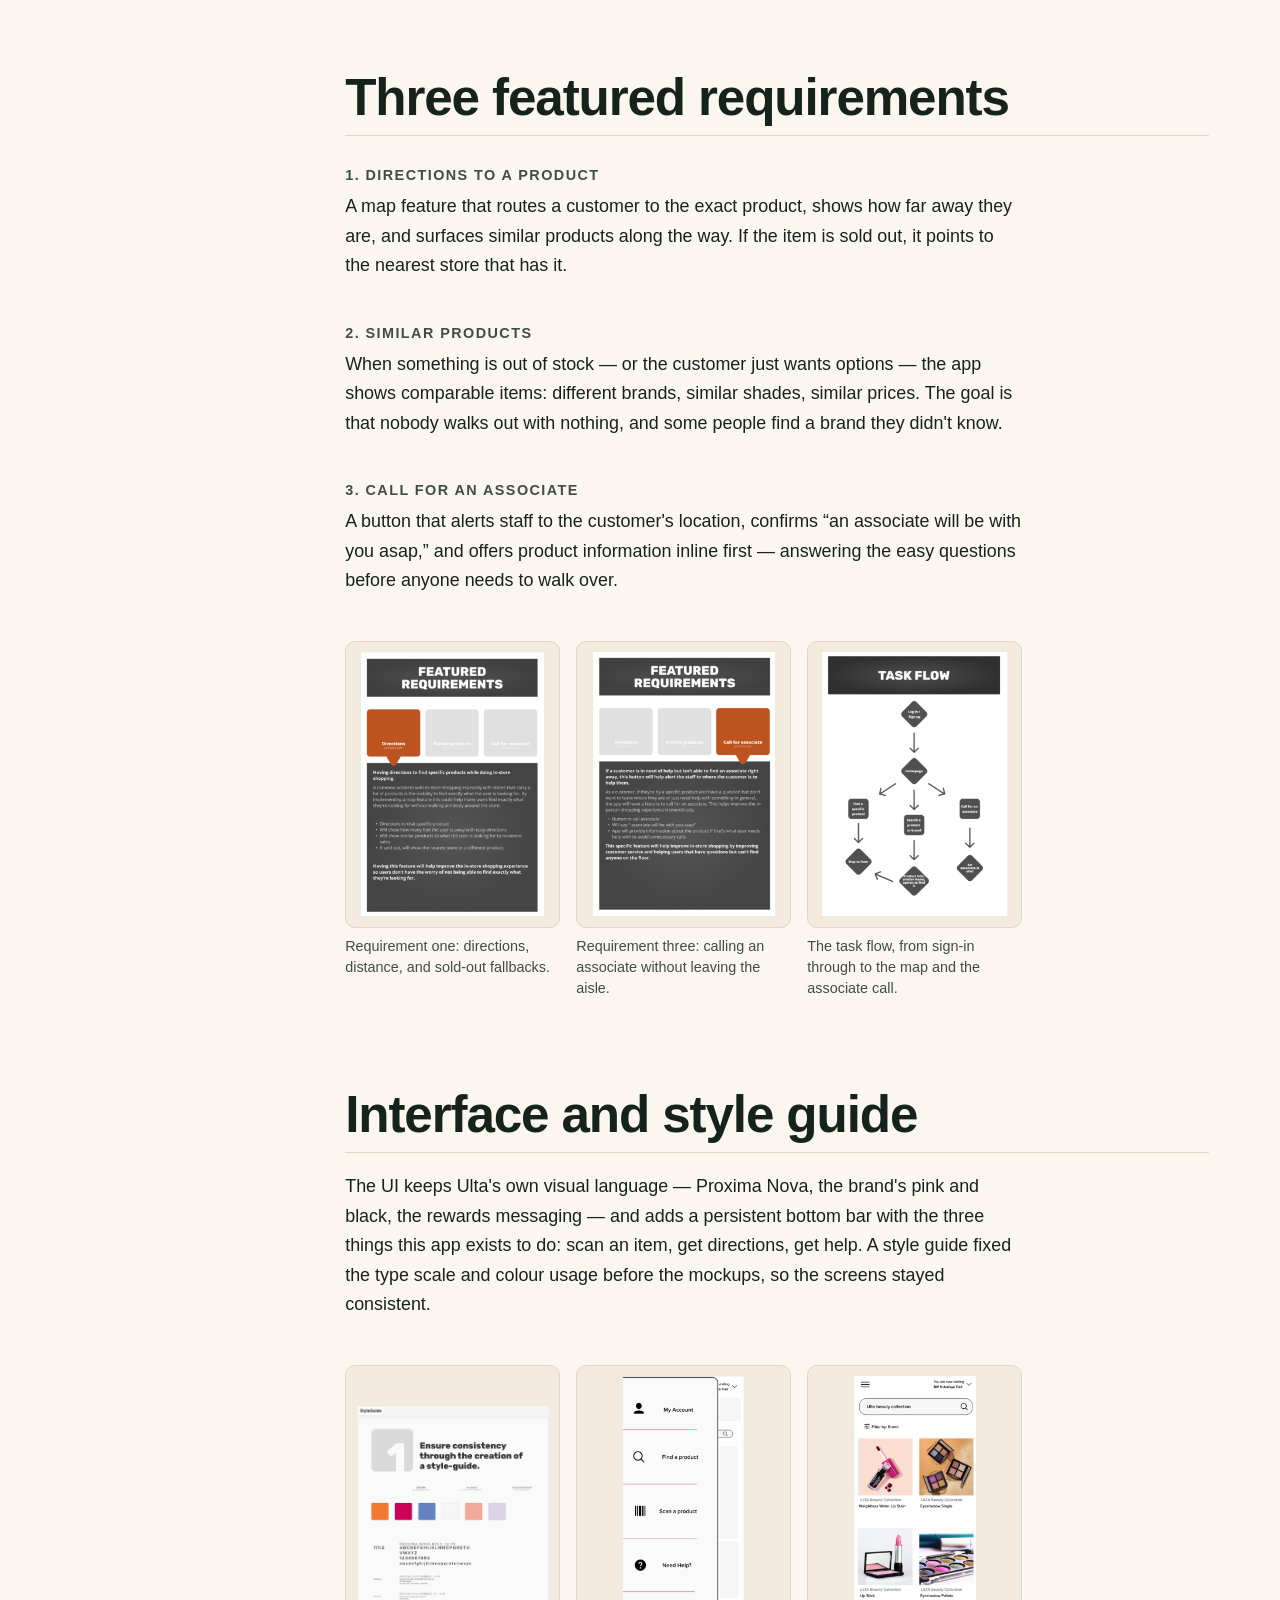
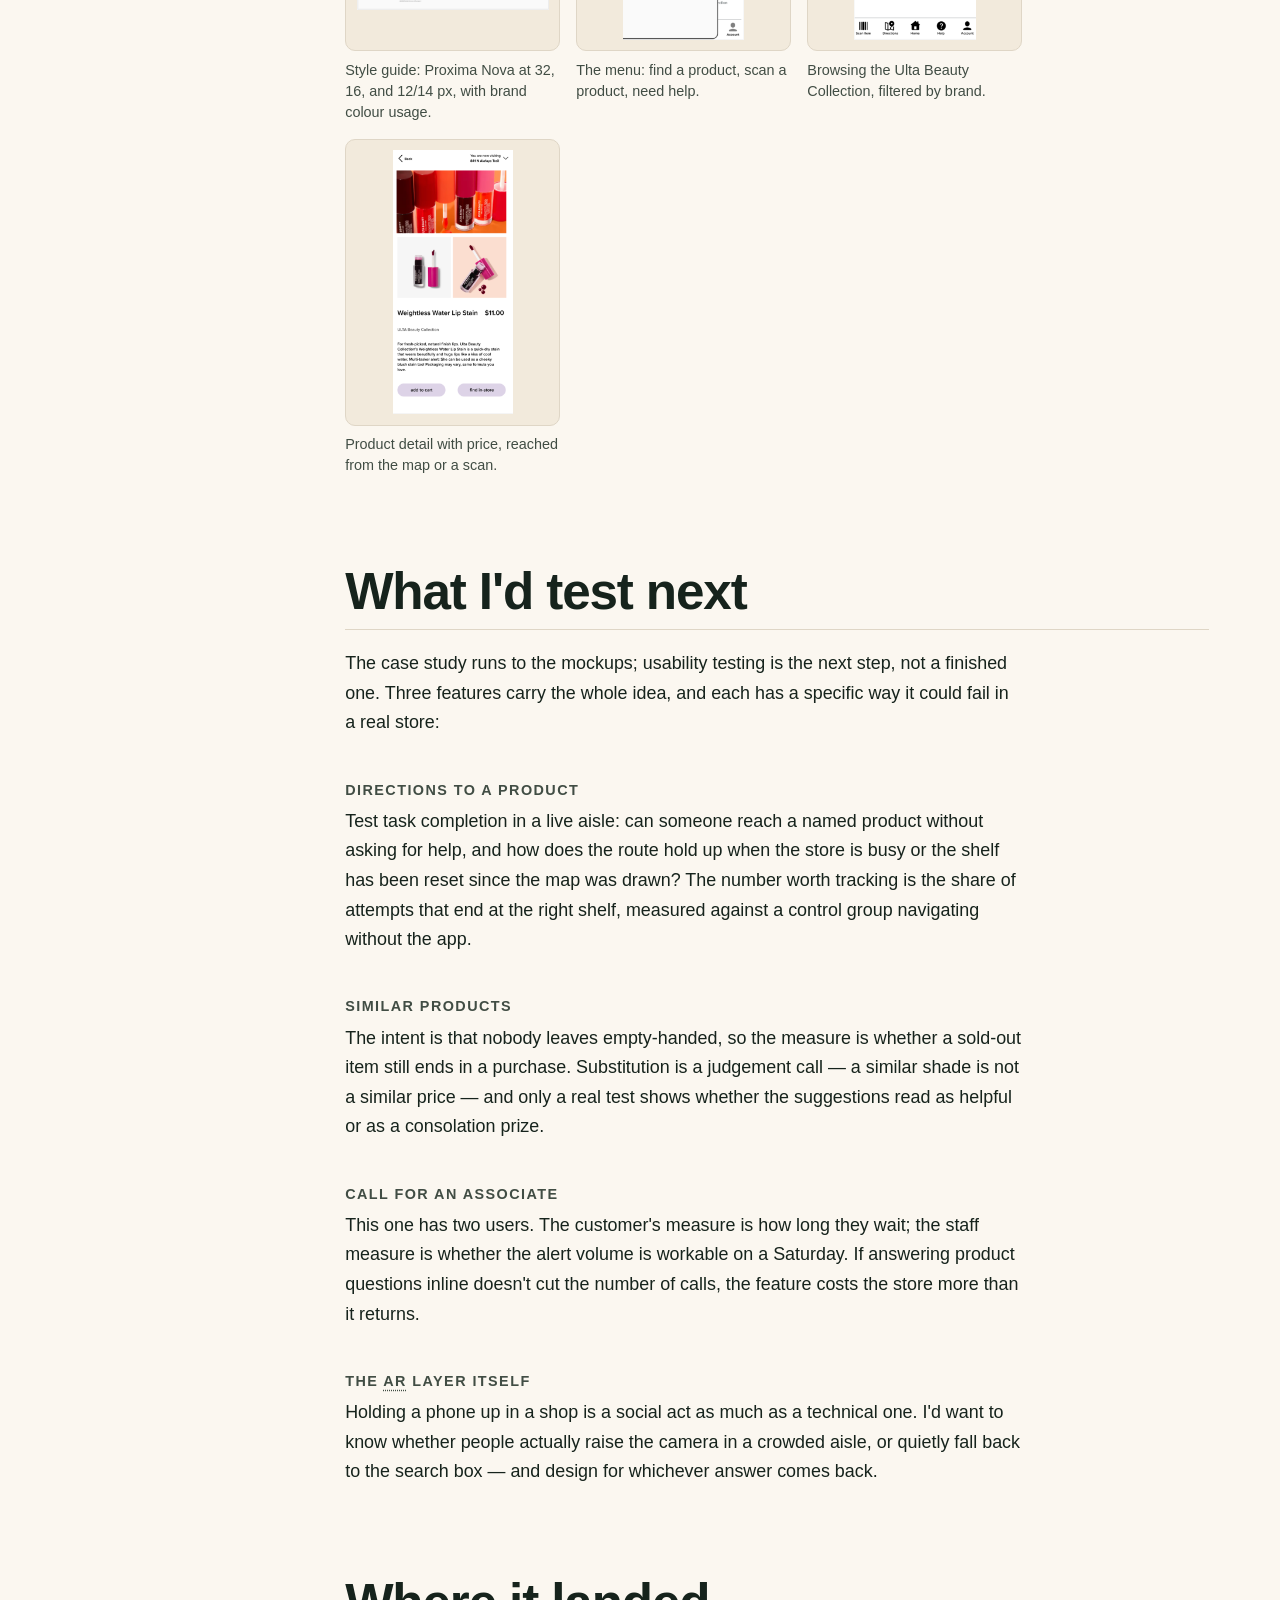
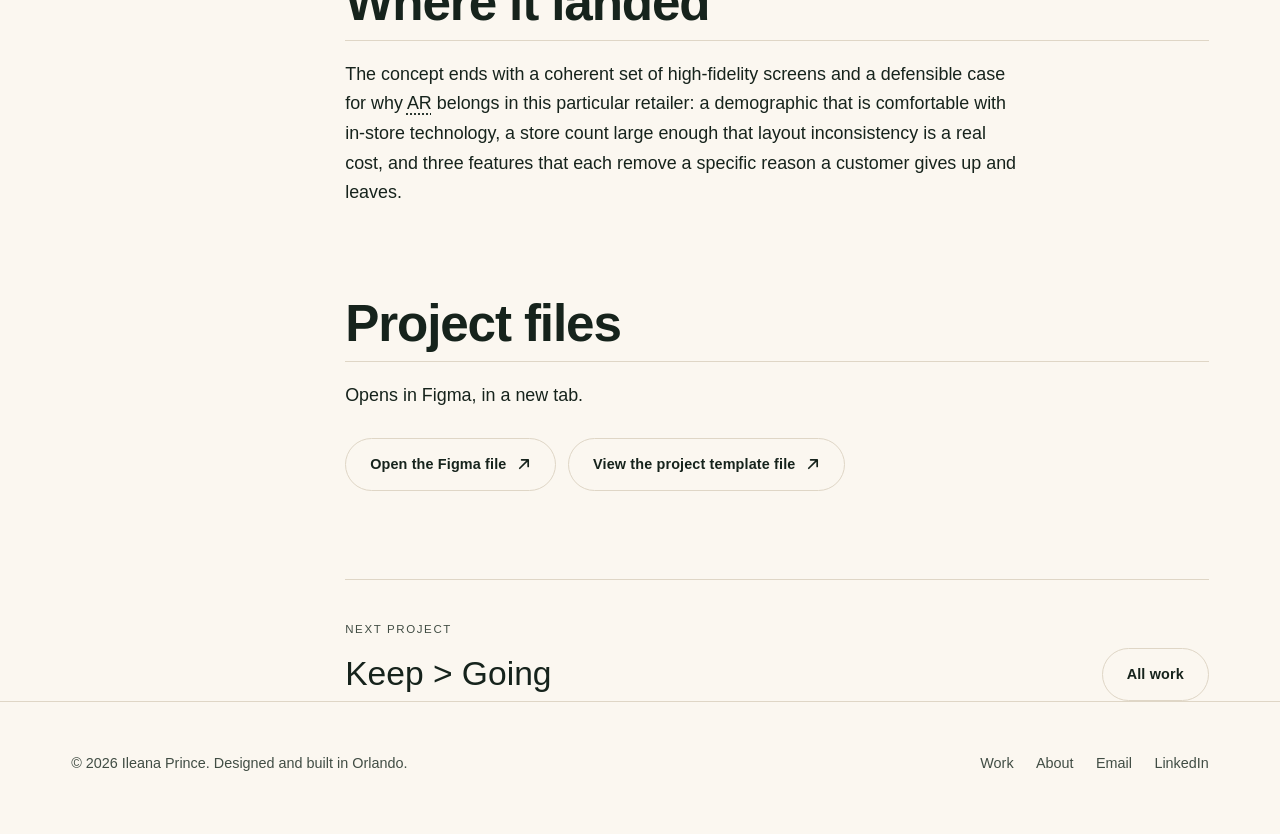
<file: work/ulta-beauty.html>
<!DOCTYPE html>
<html lang="en">
<head>
<meta charset="utf-8">
<meta name="viewport" content="width=device-width, initial-scale=1">
<title>Ulta Beauty AR — Ileana Prince</title>
<meta name="description" content="A four-week AR concept for Ulta Beauty: user research, three featured requirements, task flow, style guide, and high-fidelity mobile mockups.">
<meta name="author" content="Ileana Prince">
<meta name="robots" content="index, follow, max-image-preview:large, max-snippet:-1">
<meta name="twitter:card" content="summary_large_image">
<meta name="twitter:title" content="Ulta Beauty AR — Ileana Prince">
<meta name="twitter:description" content="A four-week AR concept for Ulta Beauty: user research, three featured requirements, task flow, style guide, and high-fidelity mobile mockups.">
<meta name="twitter:image" content="https://ileanaprince.com/images/work/ulta-beauty/14.png">
<meta property="og:site_name" content="Ileana Prince">
<meta property="og:locale" content="en_US">
<link rel="canonical" href="https://ileanaprince.com/work/ulta-beauty.html">
<meta property="og:title" content="Ulta Beauty AR — Ileana Prince">
<meta property="og:description" content="A four-week AR concept for Ulta Beauty: user research, three featured requirements, task flow, style guide, and high-fidelity mobile mockups.">
<meta property="og:type" content="article">
<meta property="og:url" content="https://ileanaprince.com/work/ulta-beauty.html">
<meta property="og:image" content="https://ileanaprince.com/images/work/ulta-beauty/14.png">
<meta name="theme-color" content="#FBF7F0" media="(prefers-color-scheme: light)">
<meta name="theme-color" content="#0F1613" media="(prefers-color-scheme: dark)">
<link rel="icon" href="../images/brand/favicon-64.png" sizes="64x64">
<link rel="apple-touch-icon" href="../images/brand/apple-touch-icon.png">
<link rel="stylesheet" href="../css/main.css">
<script type="application/ld+json">
{
  "@context": "https://schema.org",
  "@type": "BreadcrumbList",
  "itemListElement": [
    {"@type":"ListItem","position":1,"name":"Home","item":"https://ileanaprince.com/"},
    {"@type":"ListItem","position":2,"name":"Work","item":"https://ileanaprince.com/#work"},
    {"@type":"ListItem","position":3,"name":"Ulta Beauty AR","item":"https://ileanaprince.com/work/ulta-beauty.html"}
  ]
}
</script>
<script type="application/ld+json">
{
  "@context": "https://schema.org",
  "@type": "CreativeWork",
  "name": "Ulta Beauty AR",
  "headline": "Ulta Beauty AR",
  "description": "An augmented reality in-store wayfinding concept for Ulta Beauty.",
  "url": "https://ileanaprince.com/work/ulta-beauty.html",
  "image": "https://ileanaprince.com/images/work/ulta-beauty/14.png",
  "inLanguage": "en",
  "keywords": "Augmented reality, Retail UX, Wayfinding, Interaction design",
  "author": {
    "@type": "Person",
    "name": "Ileana Prince",
    "url": "https://ileanaprince.com/"
  },
  "creator": {
    "@type": "Person",
    "name": "Ileana Prince"
  },
  "isPartOf": {
    "@type": "CollectionPage",
    "name": "Selected work",
    "url": "https://ileanaprince.com/#work"
  },
  "dateCreated": "2024-08-01"
}
</script>
</head>
<body>
<script>document.documentElement.classList.add("js");try{var t=localStorage.getItem("theme");if(t)document.documentElement.setAttribute("data-theme",t);}catch(e){}</script>

<a class="skip-link" href="#main">Skip to content</a>

<header class="site-header">
  <div class="wrap">
    <a class="wordmark" href="../index.html">
      <svg class="leaf" viewBox="0 0 24 24" fill="none" stroke="currentColor" stroke-width="1.6" aria-hidden="true">
        <path d="M4 20c0-8 5-14 16-15 0 11-6 15-13 15H4Z" stroke-linejoin="round"/>
        <path d="M4 20C7 15 11 11 17 8" stroke-linecap="round"/>
      </svg>
      Ileana Prince
    </a>
    <nav class="nav" aria-label="Primary">
      <a href="../index.html#work">Work</a>
      <a href="../index.html#about">About</a>
      <a href="../index.html#approach" class="nav-hide-sm">Approach</a>
      <a href="../index.html#contact">Contact</a>
    <button type="button" class="theme-toggle" id="themeToggle" aria-pressed="false" title="Switch between light and dark">
        <svg class="icon-sun" viewBox="0 0 24 24" fill="none" stroke="currentColor" stroke-width="1.7" aria-hidden="true"><circle cx="12" cy="12" r="4.2"/><path d="M12 2.5v2.2M12 19.3v2.2M4.2 4.2l1.6 1.6M18.2 18.2l1.6 1.6M2.5 12h2.2M19.3 12h2.2M4.2 19.8l1.6-1.6M18.2 5.8l1.6-1.6" stroke-linecap="round"/></svg>
        <svg class="icon-moon" viewBox="0 0 24 24" fill="none" stroke="currentColor" stroke-width="1.7" aria-hidden="true"><path d="M20 14.5A8.2 8.2 0 0 1 9.5 4a8.5 8.5 0 1 0 10.5 10.5Z" stroke-linejoin="round"/></svg>
        <span class="visually-hidden">Switch colour theme</span>
      </button>
    </nav>
  </div>
</header>

<main id="main">

  <article>
    <header class="case-hero">
      <div class="wrap">
      <nav class="breadcrumb" aria-label="Breadcrumb">
        <ol>
          <li><a href="../index.html">Home</a></li>
          <li><a href="../index.html#work">Work</a></li>
          <li><span aria-current="page">Ulta Beauty <abbr title="Augmented reality">AR</abbr></span></li>
        </ol>
      </nav>
        <span class="eyebrow">Concept project · 2024 · Four weeks</span>
        <h1>Augmented reality wayfinding for Ulta Beauty</h1>
        <p class="lede">Ulta has around 1,380 US stores, and the layouts aren't consistent between them. This concept puts the store map in the customer's hand: directions to a product, a fallback when it's sold out, and a way to reach an associate without going to find one.</p>
      </div>
    </header>

    <div class="wrap">
      <figure class="case-cover" style="margin-block:0 clamp(2rem,5vw,4rem)">
        <img src="../images/work/ulta-beauty/14.png" alt="Ulta Beauty AR app home screen with store banner, promotional card, product tiles, and a scan-item toolbar." width="641" height="1400" fetchpriority="high">
      </figure>

      <dl class="case-meta">
        <div><dt>Role</dt><dd>Sole designer — research, requirements, UI, prototype</dd></div>
        <div><dt>Timeline</dt><dd>Four weeks, 2024</dd></div>
        <div><dt>Tools</dt><dd>Figma, Adobe Creative Cloud</dd></div>
        <div><dt>Deliverables</dt><dd>Stakeholder persona, user research, featured requirements, task flow, sitemap, style guide, hi-fi mockups</dd></div>
      </dl>

      <div class="case-layout">
        <nav class="case-toc" aria-label="On this page">
          <h2>On this page</h2>
          <ol>
            <li><a href="#overview">The problem</a></li>
            <li><a href="#research">Does <abbr title="Augmented reality">AR</abbr> actually fit this audience?</a></li>
            <li><a href="#requirements">Three featured requirements</a></li>
            <li><a href="#design">Interface and style guide</a></li>
            <li><a href="#testing">What I'd test next</a></li>
            <li><a href="#outcome">Where it landed</a></li>
          </ol>
        </nav>

        <div>
          <section class="case-section" id="overview">
            <h2>The problem</h2>
            <div class="prose">
            <p>I shop at Ulta often enough to know where things are — and every location still surprises me. Between makeup, perfume, hair, and skincare, finding one specific product means walking every aisle or hunting down an associate. Plenty of customers just leave.</p>
            <ul class="callouts">
              <li><strong>Ease the search</strong><span>Get a customer to a specific product without aisle-by-aisle hunting</span></li>
              <li><strong>Never empty-handed</strong><span>Surface similar products, or the nearest store that has it</span></li>
              <li><strong>Help, on request</strong><span>Call an associate from where you're standing</span></li>
              <li><strong>Promote in-store</strong><span>Give people a reason to shop the aisle rather than the app</span></li>
            </ul>
            </div>
          </section>
          <section class="case-section" id="research">
            <h2>Does <abbr title="Augmented reality">AR</abbr> actually fit this audience?</h2>
            <div class="prose">
            <p>Ulta's core demographic is 16- to 25-year-olds, so the honest question was whether in-store technology would land or annoy. The research said land: nearly half of shoppers in that bracket already prefer shopping in person, 35 percent say in-store technology improves the experience, and 41 percent of younger millennials stay in touch with their favourite brands while shopping via in-store tracking and notifications. Twenty-eight percent of older millennials reported interest in VR technology while shopping in store.</p>
            <p>Customers are split roughly half and half between preferring online and in-person. <abbr title="Augmented reality">AR</abbr> is the one format that gives them both at the same time — the immediacy of a shelf with the certainty of a search box.</p>
          <div class="gallery gallery--tall">
            <figure>
              <button type="button" class="shot">
                <img src="../images/work/ulta-beauty/06-sm.png" data-full="../images/work/ulta-beauty/06.png" alt="Research slide combining Ulta demographic notes with retail technology survey statistics." loading="lazy">
              </button>
              <figcaption>Target demographic research, and the in-store versus online split.</figcaption>
            </figure>
            <figure>
              <button type="button" class="shot">
                <img src="../images/work/ulta-beauty/05-sm.png" data-full="../images/work/ulta-beauty/05.png" alt="Persona slide for Jessica with social media, hobbies, and shopping preferences." loading="lazy">
              </button>
              <figcaption>Jessica, the stakeholder persona: travel nurse, shops online to avoid the hunt.</figcaption>
            </figure>
          </div>
            </div>
          </section>
          <section class="case-section" id="requirements">
            <h2>Three featured requirements</h2>
            <div class="prose">
<h3 class="label">1. Directions to a product</h3>
            <p>A map feature that routes a customer to the exact product, shows how far away they are, and surfaces similar products along the way. If the item is sold out, it points to the nearest store that has it.</p>
<h3 class="label">2. Similar products</h3>
            <p>When something is out of stock — or the customer just wants options — the app shows comparable items: different brands, similar shades, similar prices. The goal is that nobody walks out with nothing, and some people find a brand they didn't know.</p>
<h3 class="label">3. Call for an associate</h3>
            <p>A button that alerts staff to the customer's location, confirms “an associate will be with you asap,” and offers product information inline first — answering the easy questions before anyone needs to walk over.</p>
          <div class="gallery gallery--tall">
            <figure>
              <button type="button" class="shot">
                <img src="../images/work/ulta-beauty/07-sm.png" data-full="../images/work/ulta-beauty/07.png" alt="Featured requirements slide describing the directions feature." loading="lazy">
              </button>
              <figcaption>Requirement one: directions, distance, and sold-out fallbacks.</figcaption>
            </figure>
            <figure>
              <button type="button" class="shot">
                <img src="../images/work/ulta-beauty/09-sm.png" data-full="../images/work/ulta-beauty/09.png" alt="Featured requirements slide describing the call-for-associate feature." loading="lazy">
              </button>
              <figcaption>Requirement three: calling an associate without leaving the aisle.</figcaption>
            </figure>
            <figure>
              <button type="button" class="shot">
                <img src="../images/work/ulta-beauty/10-sm.png" data-full="../images/work/ulta-beauty/10.png" alt="Task flow diagram branching from homepage into find a product and call an associate." loading="lazy">
              </button>
              <figcaption>The task flow, from sign-in through to the map and the associate call.</figcaption>
            </figure>
          </div>
            </div>
          </section>
          <section class="case-section" id="design">
            <h2>Interface and style guide</h2>
            <div class="prose">
            <p>The UI keeps Ulta's own visual language — Proxima Nova, the brand's pink and black, the rewards messaging — and adds a persistent bottom bar with the three things this app exists to do: scan an item, get directions, get help. A style guide fixed the type scale and colour usage before the mockups, so the screens stayed consistent.</p>
          <div class="gallery gallery--tall">
            <figure>
              <button type="button" class="shot">
                <img src="../images/work/ulta-beauty/13-sm.png" data-full="../images/work/ulta-beauty/13.png" alt="Style guide slide showing typography specimens and colour swatches." loading="lazy">
              </button>
              <figcaption>Style guide: Proxima Nova at 32, 16, and 12/14 px, with brand colour usage.</figcaption>
            </figure>
            <figure>
              <button type="button" class="shot">
                <img src="../images/work/ulta-beauty/16-sm.png" data-full="../images/work/ulta-beauty/16.png" alt="Mobile menu overlay with account, find a product, scan a product, and need help." loading="lazy">
              </button>
              <figcaption>The menu: find a product, scan a product, need help.</figcaption>
            </figure>
            <figure>
              <button type="button" class="shot">
                <img src="../images/work/ulta-beauty/17-sm.png" data-full="../images/work/ulta-beauty/17.png" alt="Product listing screen filtered by brand with four product cards." loading="lazy">
              </button>
              <figcaption>Browsing the Ulta Beauty Collection, filtered by brand.</figcaption>
            </figure>
            <figure>
              <button type="button" class="shot">
                <img src="../images/work/ulta-beauty/18-sm.png" data-full="../images/work/ulta-beauty/18.png" alt="Product detail screen for the Weightless Water Lip Stain at $11.00." loading="lazy">
              </button>
              <figcaption>Product detail with price, reached from the map or a scan.</figcaption>
            </figure>
          </div>
            </div>
          </section>
          <section class="case-section" id="testing">
            <h2>What I'd test next</h2>
            <div class="prose">
            <p>The case study runs to the mockups; usability testing is the next step, not a
               finished one. Three features carry the whole idea, and each has a specific way
               it could fail in a real store:</p>
            <h3 class="label">Directions to a product</h3>
            <p>Test task completion in a live aisle: can someone reach a named product
               without asking for help, and how does the route hold up when the store is
               busy or the shelf has been reset since the map was drawn? The number worth
               tracking is the share of attempts that end at the right shelf, measured
               against a control group navigating without the app.</p>
            <h3 class="label">Similar products</h3>
            <p>The intent is that nobody leaves empty-handed, so the measure is whether
               a sold-out item still ends in a purchase. Substitution is a judgement call —
               a similar shade is not a similar price — and only a real test shows whether
               the suggestions read as helpful or as a consolation prize.</p>
            <h3 class="label">Call for an associate</h3>
            <p>This one has two users. The customer's measure is how long they wait; the
               staff measure is whether the alert volume is workable on a Saturday. If
               answering product questions inline doesn't cut the number of calls, the
               feature costs the store more than it returns.</p>
            <h3 class="label">The <abbr title="Augmented reality">AR</abbr> layer itself</h3>
            <p>Holding a phone up in a shop is a social act as much as a technical one.
               I'd want to know whether people actually raise the camera in a crowded aisle,
               or quietly fall back to the search box — and design for whichever answer
               comes back.</p>
            </div>
          </section>

          <section class="case-section" id="outcome">
            <h2>Where it landed</h2>
            <div class="prose">
            <p>The concept ends with a coherent set of high-fidelity screens and a defensible case for why <abbr title="Augmented reality">AR</abbr> belongs in this particular retailer: a demographic that is comfortable with in-store technology, a store count large enough that layout inconsistency is a real cost, and three features that each remove a specific reason a customer gives up and leaves.</p>
            </div>
          </section>
          <section class="case-section" id="files">
            <h2>Project files</h2>
            <p class="prose">Opens in Figma, in a new tab.</p>
            <ul class="link-list">
              <li><a class="btn btn--ghost" href="https://www.figma.com/design/BRiTGxMs2OgeoyctJthAcY/AR-for-Ulta-Beauty?node-id=495-189" rel="noopener" target="_blank">Open the Figma file<svg viewBox="0 0 16 16" fill="none" stroke="currentColor" stroke-width="1.8" aria-hidden="true"><path d="M6 3h7v7M13 3 4 12" stroke-linecap="round" stroke-linejoin="round"/></svg></a></li>
              <li><a class="btn btn--ghost" href="https://www.figma.com/design/BRiTGxMs2OgeoyctJthAcY/AR-for-Ulta-Beauty?node-id=661-121" rel="noopener" target="_blank">View the project template file<svg viewBox="0 0 16 16" fill="none" stroke="currentColor" stroke-width="1.8" aria-hidden="true"><path d="M6 3h7v7M13 3 4 12" stroke-linecap="round" stroke-linejoin="round"/></svg></a></li>
            </ul>
          </section>
          <nav class="case-next" aria-label="More work">
            <div>
              <span class="next-label">Next project</span>
              <a class="next-title" href="keep-going.html">Keep &gt; Going</a>
            </div>
            <a class="btn btn--ghost" href="../index.html#work">All work</a>
          </nav>
        </div>
      </div>
    </div>
  </article>

</main>

<footer class="site-footer">
  <div class="wrap">
    <p style="margin:0">© <span id="year">2026</span> Ileana Prince. Designed and built in Orlando.</p>
    <nav class="footer-links" aria-label="Footer">
      <a href="../index.html#work">Work</a>
      <a href="../index.html#about">About</a>
      <a href="mailto:ileanaprince@icloud.com">Email</a>
      <a href="https://www.linkedin.com/in/ileanaprince/" rel="me noopener">LinkedIn</a>
    </nav>
  </div>
</footer>

<script src="../js/main.js" defer></script>
</body>
</html>
</file>
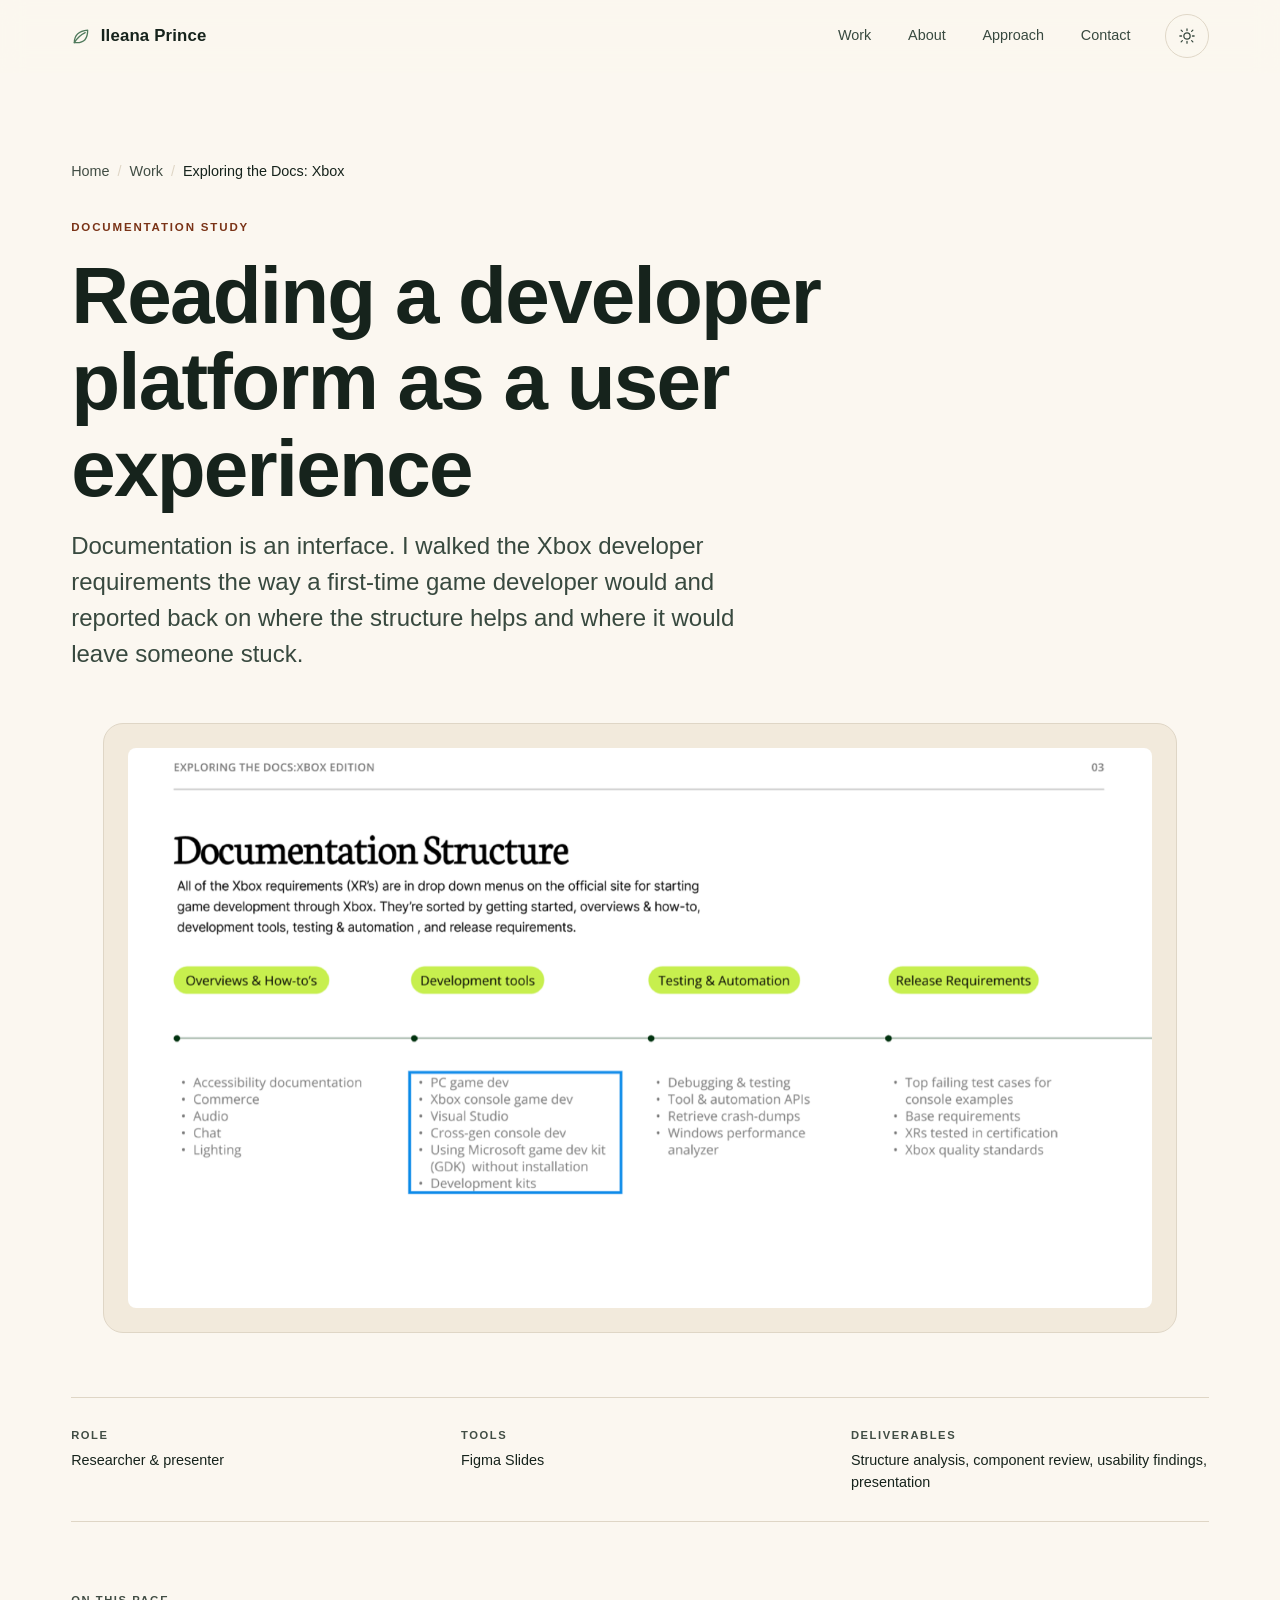
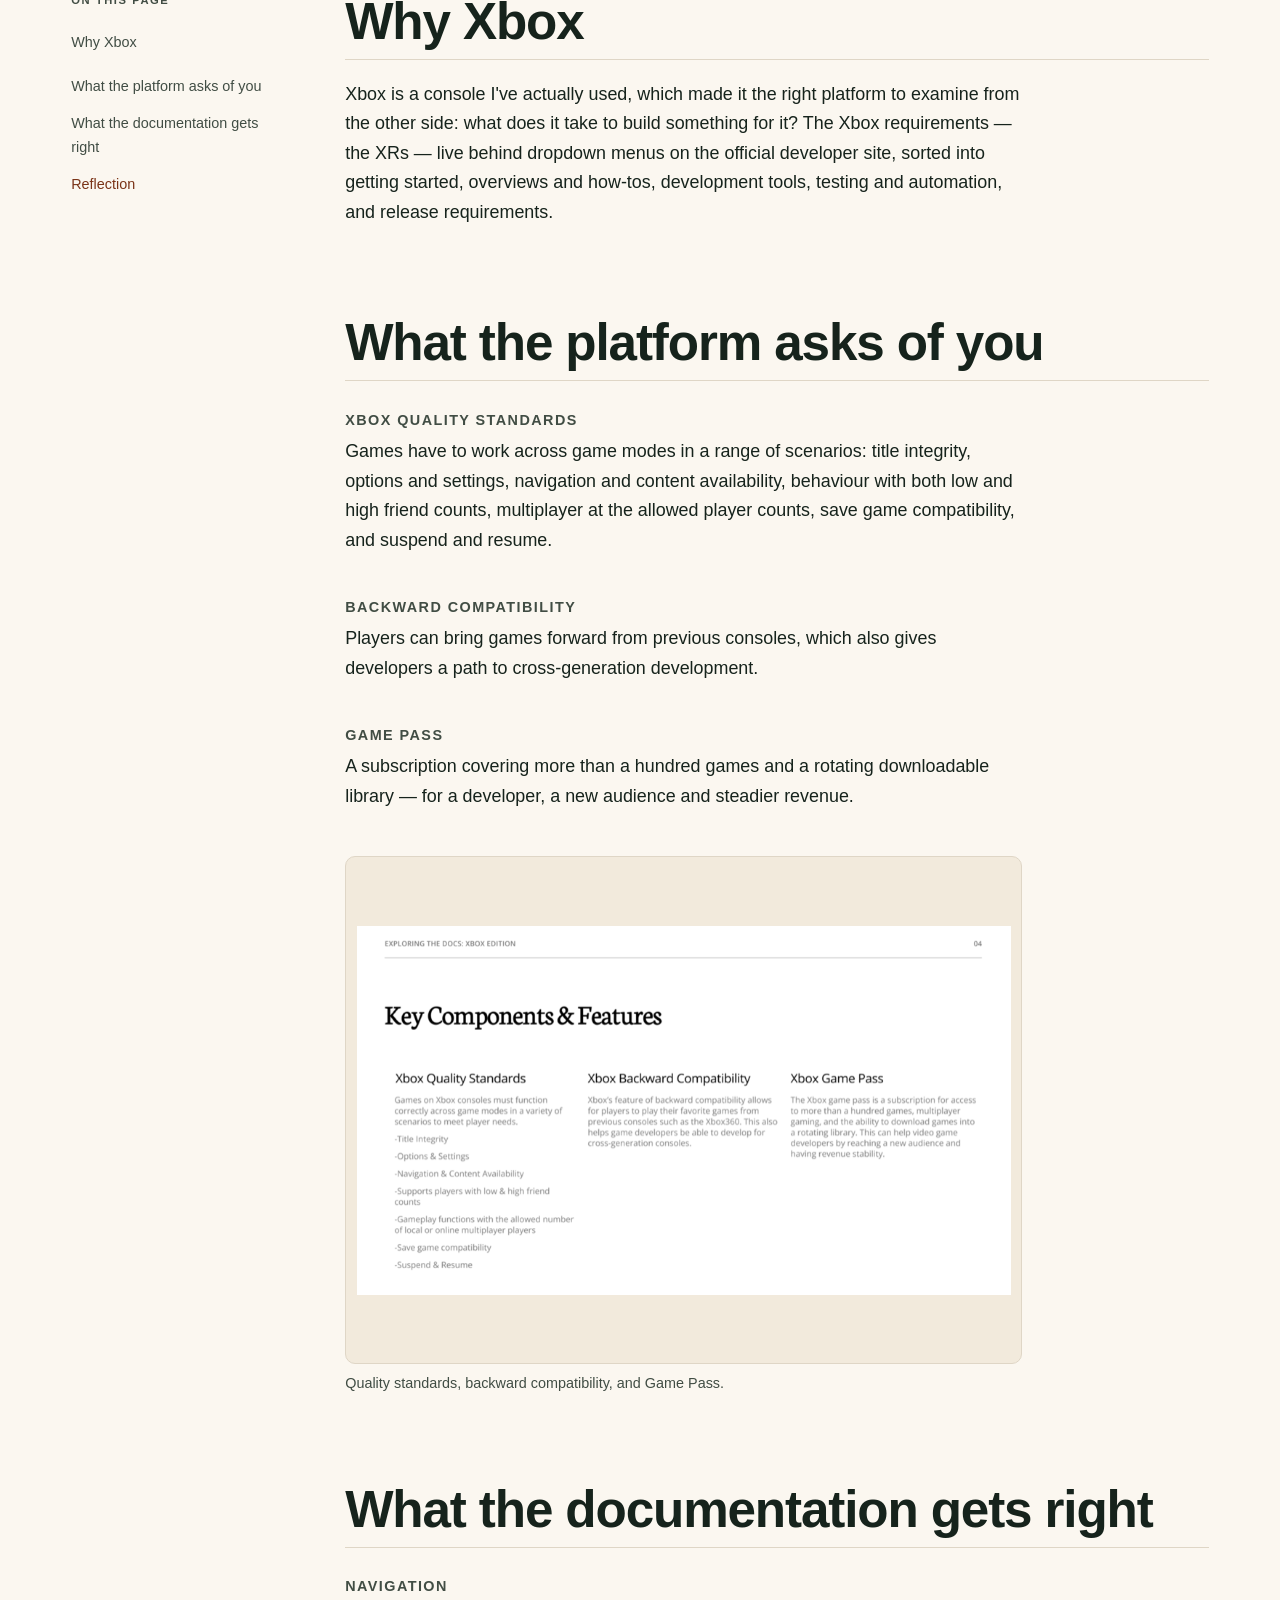
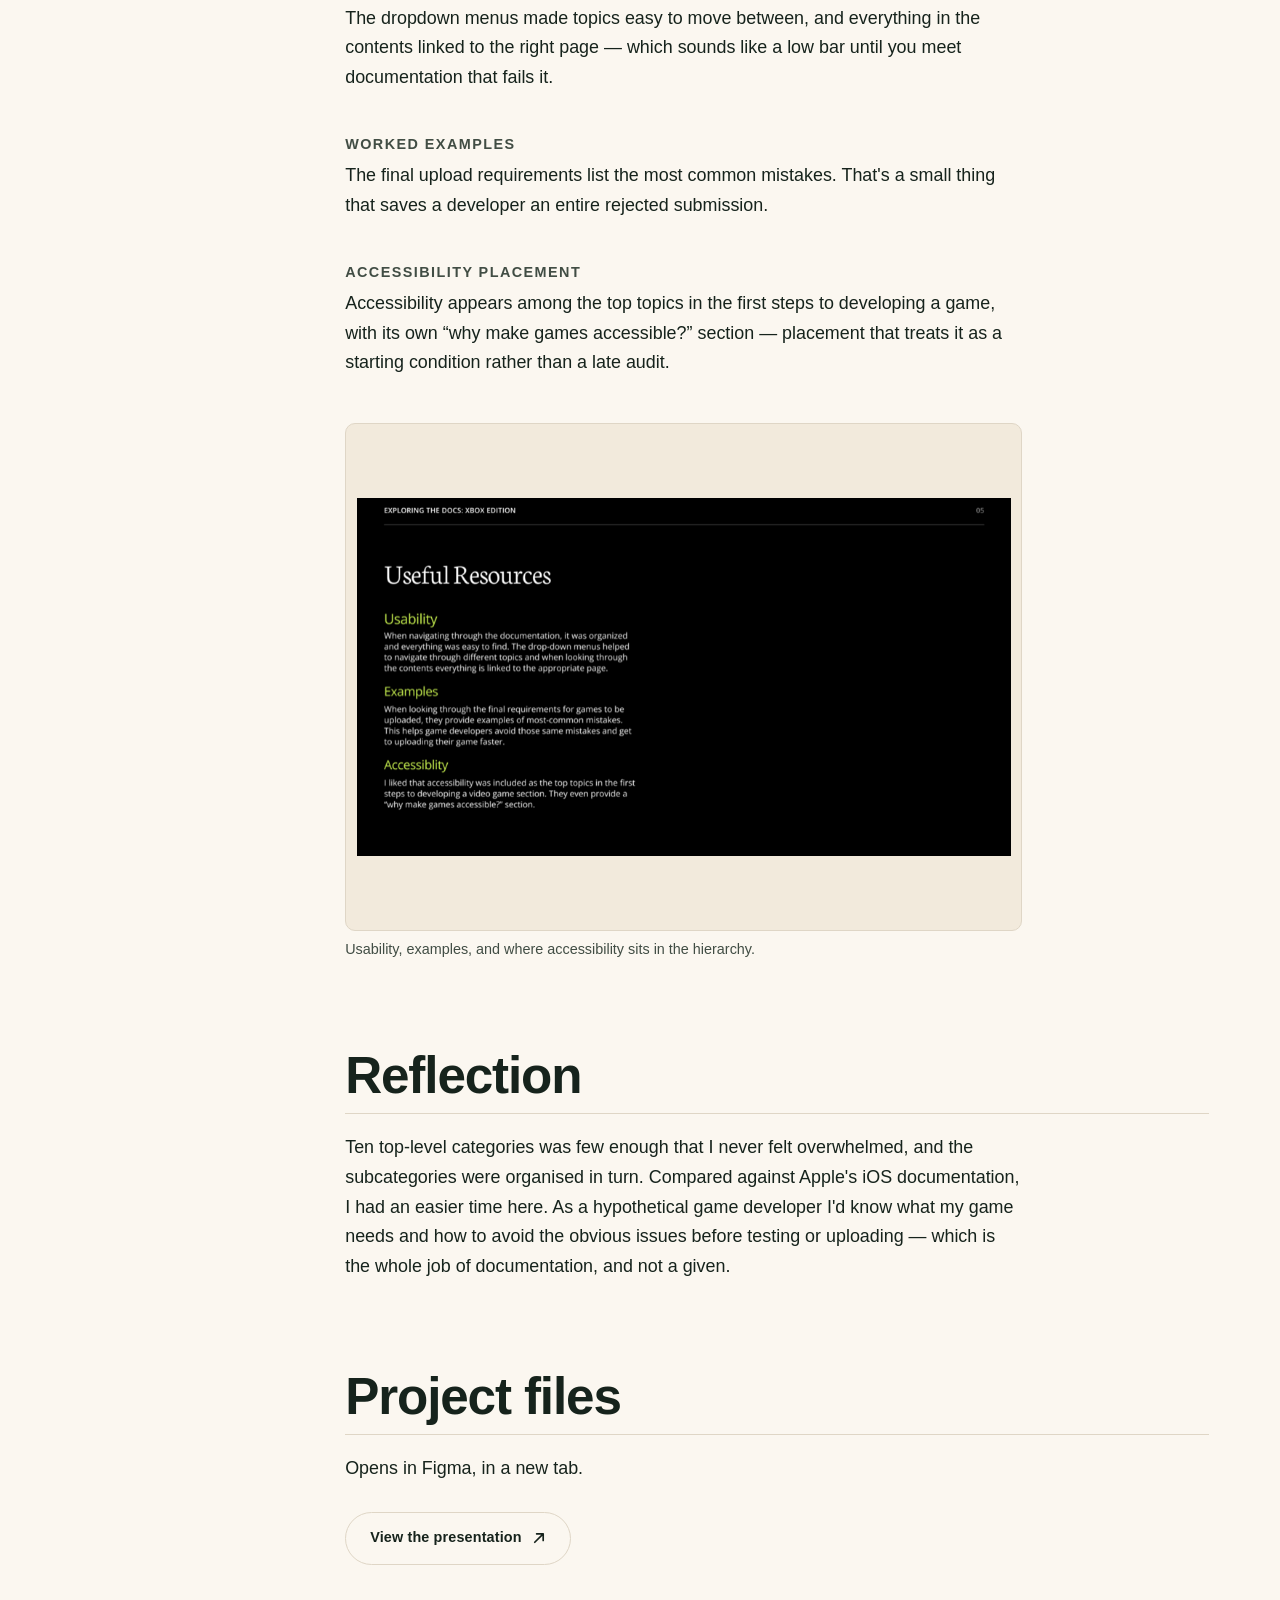
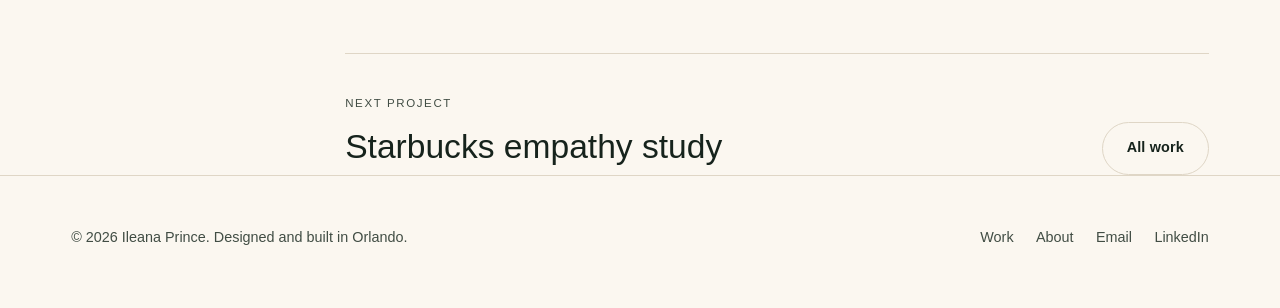
<file: work/xbox.html>
<!DOCTYPE html>
<html lang="en">
<head>
<meta charset="utf-8">
<meta name="viewport" content="width=device-width, initial-scale=1">
<title>Exploring the Docs: Xbox — Ileana Prince</title>
<meta name="description" content="A documentation usability study of the Xbox developer platform: how the structure holds up for a first-time game developer, and where it helps.">
<meta name="author" content="Ileana Prince">
<meta name="robots" content="index, follow, max-image-preview:large, max-snippet:-1">
<meta name="twitter:card" content="summary_large_image">
<meta name="twitter:title" content="Exploring the Docs: Xbox — Ileana Prince">
<meta name="twitter:description" content="A documentation usability study of the Xbox developer platform: how the structure holds up for a first-time game developer, and where it helps.">
<meta name="twitter:image" content="https://ileanaprince.com/images/work/xbox/05.png">
<meta property="og:site_name" content="Ileana Prince">
<meta property="og:locale" content="en_US">
<link rel="canonical" href="https://ileanaprince.com/work/xbox.html">
<meta property="og:title" content="Exploring the Docs: Xbox — Ileana Prince">
<meta property="og:description" content="A documentation usability study of the Xbox developer platform: how the structure holds up for a first-time game developer, and where it helps.">
<meta property="og:type" content="article">
<meta property="og:url" content="https://ileanaprince.com/work/xbox.html">
<meta property="og:image" content="https://ileanaprince.com/images/work/xbox/05.png">
<meta name="theme-color" content="#FBF7F0" media="(prefers-color-scheme: light)">
<meta name="theme-color" content="#0F1613" media="(prefers-color-scheme: dark)">
<link rel="icon" href="../images/brand/favicon-64.png" sizes="64x64">
<link rel="apple-touch-icon" href="../images/brand/apple-touch-icon.png">
<link rel="stylesheet" href="../css/main.css">
<script type="application/ld+json">
{
  "@context": "https://schema.org",
  "@type": "BreadcrumbList",
  "itemListElement": [
    {"@type":"ListItem","position":1,"name":"Home","item":"https://ileanaprince.com/"},
    {"@type":"ListItem","position":2,"name":"Work","item":"https://ileanaprince.com/#work"},
    {"@type":"ListItem","position":3,"name":"Exploring the Docs: Xbox","item":"https://ileanaprince.com/work/xbox.html"}
  ]
}
</script>
<script type="application/ld+json">
{
  "@context": "https://schema.org",
  "@type": "CreativeWork",
  "name": "Exploring the Docs: Xbox",
  "headline": "Exploring the Docs: Xbox",
  "description": "A documentation usability study of the Xbox developer platform.",
  "url": "https://ileanaprince.com/work/xbox.html",
  "image": "https://ileanaprince.com/images/work/xbox/05.png",
  "inLanguage": "en",
  "keywords": "Documentation UX, Heuristic evaluation, Information architecture",
  "author": {
    "@type": "Person",
    "name": "Ileana Prince",
    "url": "https://ileanaprince.com/"
  },
  "creator": {
    "@type": "Person",
    "name": "Ileana Prince"
  },
  "isPartOf": {
    "@type": "CollectionPage",
    "name": "Selected work",
    "url": "https://ileanaprince.com/#work"
  }
}
</script>
</head>
<body>
<script>document.documentElement.classList.add("js");try{var t=localStorage.getItem("theme");if(t)document.documentElement.setAttribute("data-theme",t);}catch(e){}</script>

<a class="skip-link" href="#main">Skip to content</a>

<header class="site-header">
  <div class="wrap">
    <a class="wordmark" href="../index.html">
      <svg class="leaf" viewBox="0 0 24 24" fill="none" stroke="currentColor" stroke-width="1.6" aria-hidden="true">
        <path d="M4 20c0-8 5-14 16-15 0 11-6 15-13 15H4Z" stroke-linejoin="round"/>
        <path d="M4 20C7 15 11 11 17 8" stroke-linecap="round"/>
      </svg>
      Ileana Prince
    </a>
    <nav class="nav" aria-label="Primary">
      <a href="../index.html#work">Work</a>
      <a href="../index.html#about">About</a>
      <a href="../index.html#approach" class="nav-hide-sm">Approach</a>
      <a href="../index.html#contact">Contact</a>
    <button type="button" class="theme-toggle" id="themeToggle" aria-pressed="false" title="Switch between light and dark">
        <svg class="icon-sun" viewBox="0 0 24 24" fill="none" stroke="currentColor" stroke-width="1.7" aria-hidden="true"><circle cx="12" cy="12" r="4.2"/><path d="M12 2.5v2.2M12 19.3v2.2M4.2 4.2l1.6 1.6M18.2 18.2l1.6 1.6M2.5 12h2.2M19.3 12h2.2M4.2 19.8l1.6-1.6M18.2 5.8l1.6-1.6" stroke-linecap="round"/></svg>
        <svg class="icon-moon" viewBox="0 0 24 24" fill="none" stroke="currentColor" stroke-width="1.7" aria-hidden="true"><path d="M20 14.5A8.2 8.2 0 0 1 9.5 4a8.5 8.5 0 1 0 10.5 10.5Z" stroke-linejoin="round"/></svg>
        <span class="visually-hidden">Switch colour theme</span>
      </button>
    </nav>
  </div>
</header>

<main id="main">

  <article>
    <header class="case-hero">
      <div class="wrap">
      <nav class="breadcrumb" aria-label="Breadcrumb">
        <ol>
          <li><a href="../index.html">Home</a></li>
          <li><a href="../index.html#work">Work</a></li>
          <li><span aria-current="page">Exploring the Docs: Xbox</span></li>
        </ol>
      </nav>
        <span class="eyebrow">Documentation study</span>
        <h1>Reading a developer platform as a user experience</h1>
        <p class="lede">Documentation is an interface. I walked the Xbox developer requirements the way a first-time game developer would and reported back on where the structure helps and where it would leave someone stuck.</p>
      </div>
    </header>

    <div class="wrap">
      <figure class="case-cover" style="margin-block:0 clamp(2rem,5vw,4rem)">
        <img src="../images/work/xbox/05.png" alt="Slide breaking Xbox developer documentation into overviews, development tools, testing, and release requirements." width="1400" height="765" fetchpriority="high">
      </figure>

      <dl class="case-meta">
        <div><dt>Role</dt><dd>Researcher &amp; presenter</dd></div>
        
        <div><dt>Tools</dt><dd>Figma Slides</dd></div>
        <div><dt>Deliverables</dt><dd>Structure analysis, component review, usability findings, presentation</dd></div>
      </dl>

      <div class="case-layout">
        <nav class="case-toc" aria-label="On this page">
          <h2>On this page</h2>
          <ol>
            <li><a href="#overview">Why Xbox</a></li>
            <li><a href="#components">What the platform asks of you</a></li>
            <li><a href="#findings">What the documentation gets right</a></li>
            <li><a href="#reflection">Reflection</a></li>
          </ol>
        </nav>

        <div>
          <section class="case-section" id="overview">
            <h2>Why Xbox</h2>
            <div class="prose">
            <p>Xbox is a console I've actually used, which made it the right platform to examine from the other side: what does it take to build something for it? The Xbox requirements — the XRs — live behind dropdown menus on the official developer site, sorted into getting started, overviews and how-tos, development tools, testing and automation, and release requirements.</p>
            </div>
          </section>
          <section class="case-section" id="components">
            <h2>What the platform asks of you</h2>
            <div class="prose">
<h3 class="label">Xbox quality standards</h3>
            <p>Games have to work across game modes in a range of scenarios: title integrity, options and settings, navigation and content availability, behaviour with both low and high friend counts, multiplayer at the allowed player counts, save game compatibility, and suspend and resume.</p>
<h3 class="label">Backward compatibility</h3>
            <p>Players can bring games forward from previous consoles, which also gives developers a path to cross-generation development.</p>
<h3 class="label">Game Pass</h3>
            <p>A subscription covering more than a hundred games and a rotating downloadable library — for a developer, a new audience and steadier revenue.</p>
          <div class="gallery">
            <figure>
              <button type="button" class="shot">
                <img src="../images/work/xbox/06-sm.png" data-full="../images/work/xbox/06.png" alt="Slide covering Xbox quality standards, backward compatibility, and Game Pass." loading="lazy">
              </button>
              <figcaption>Quality standards, backward compatibility, and Game Pass.</figcaption>
            </figure>
          </div>
            </div>
          </section>
          <section class="case-section" id="findings">
            <h2>What the documentation gets right</h2>
            <div class="prose">
<h3 class="label">Navigation</h3>
            <p>The dropdown menus made topics easy to move between, and everything in the contents linked to the right page — which sounds like a low bar until you meet documentation that fails it.</p>
<h3 class="label">Worked examples</h3>
            <p>The final upload requirements list the most common mistakes. That's a small thing that saves a developer an entire rejected submission.</p>
<h3 class="label">Accessibility placement</h3>
            <p>Accessibility appears among the top topics in the first steps to developing a game, with its own “why make games accessible?” section — placement that treats it as a starting condition rather than a late audit.</p>
          <div class="gallery">
            <figure>
              <button type="button" class="shot">
                <img src="../images/work/xbox/07-sm.png" data-full="../images/work/xbox/07.png" alt="Useful resources slide covering usability, examples, and accessibility." loading="lazy">
              </button>
              <figcaption>Usability, examples, and where accessibility sits in the hierarchy.</figcaption>
            </figure>
          </div>
            </div>
          </section>
          <section class="case-section" id="reflection">
            <h2>Reflection</h2>
            <div class="prose">
            <p>Ten top-level categories was few enough that I never felt overwhelmed, and the subcategories were organised in turn. Compared against Apple's iOS documentation, I had an easier time here. As a hypothetical game developer I'd know what my game needs and how to avoid the obvious issues before testing or uploading — which is the whole job of documentation, and not a given.</p>
            </div>
          </section>
          <section class="case-section" id="files">
            <h2>Project files</h2>
            <p class="prose">Opens in Figma, in a new tab.</p>
            <ul class="link-list">
              <li><a class="btn btn--ghost" href="https://www.figma.com/slides/W0IoPcyaFn3nrAs0ajYYtx/explore-the-docs?node-id=1-344" rel="noopener" target="_blank">View the presentation<svg viewBox="0 0 16 16" fill="none" stroke="currentColor" stroke-width="1.8" aria-hidden="true"><path d="M6 3h7v7M13 3 4 12" stroke-linecap="round" stroke-linejoin="round"/></svg></a></li>
            </ul>
          </section>
          <nav class="case-next" aria-label="More work">
            <div>
              <span class="next-label">Next project</span>
              <a class="next-title" href="starbucks.html">Starbucks empathy study</a>
            </div>
            <a class="btn btn--ghost" href="../index.html#work">All work</a>
          </nav>
        </div>
      </div>
    </div>
  </article>

</main>

<footer class="site-footer">
  <div class="wrap">
    <p style="margin:0">© <span id="year">2026</span> Ileana Prince. Designed and built in Orlando.</p>
    <nav class="footer-links" aria-label="Footer">
      <a href="../index.html#work">Work</a>
      <a href="../index.html#about">About</a>
      <a href="mailto:ileanaprince@icloud.com">Email</a>
      <a href="https://www.linkedin.com/in/ileanaprince/" rel="me noopener">LinkedIn</a>
    </nav>
  </div>
</footer>

<script src="../js/main.js" defer></script>
</body>
</html>
</file>
<file: css/main.css>
/* ==========================================================================
   Ileana Prince — portfolio
   Design system: warm bone paper, deep forest ink, terracotta accent.
   ========================================================================== */

:root {
  /* Color — light */
  --bone:        #FBF7F0;
  --bone-deep:   #F2EADC;
  --paper:       #FFFFFF;
  --ink:         #16231C;
  --ink-soft:    #38493F;
  --muted:       #414D44;
  --line:        #DFD6C6;
  --forest:      #1E4436;
  --moss:        #4F7A5C;
  --terracotta:  #7A3317;
  --clay:        #E3B294;

  --accent:      var(--terracotta);
  --accent-ink:  #FFFFFF;
  --bg:          var(--bone);
  --bg-alt:      var(--bone-deep);
  --surface:     var(--paper);
  --fg:          var(--ink);
  --fg-soft:      var(--ink-soft);
  --border:      var(--line);

  /* Type */
  /* Helvetica throughout. "Helvetica Neue" first for the wider weight range on
     macOS; Arial is the metric-compatible stand-in on Windows. */
  --font-display: "Helvetica Neue", Helvetica, Arial, sans-serif;
  --font-sans: "Helvetica Neue", Helvetica, Arial, sans-serif;

  --step--1: clamp(0.82rem, 0.79rem + 0.14vw, 0.9rem);
  --step-0:  clamp(1rem, 0.96rem + 0.2vw, 1.12rem);
  --step-1:  clamp(1.2rem, 1.1rem + 0.5vw, 1.5rem);
  --step-2:  clamp(1.5rem, 1.3rem + 1vw, 2.1rem);
  --step-3:  clamp(2rem, 1.6rem + 2vw, 3.2rem);
  --step-4:  clamp(2.6rem, 1.8rem + 4vw, 5.4rem);
  --step-5:  clamp(3.2rem, 1.9rem + 6.4vw, 8rem);

  /* Space + shape */
  --gutter: clamp(1.25rem, 4vw, 4rem);
  --section: clamp(4.5rem, 9vw, 9rem);
  --radius: 4px;
  --radius-lg: 20px;
  --maxw: 1240px;
  --prose: 68ch;

  --ease: cubic-bezier(0.22, 0.61, 0.36, 1);
}

@media (prefers-color-scheme: dark) {
  :root:not([data-theme="light"]) {
    --bg:      #0F1613;
    --bg-alt:  #151E19;
    --surface: #18231D;
    --fg:      #ECE6DA;
    --fg-soft: #C3CDC4;
    --muted:   #A6B4AA;
    --border:  #2A362F;
    --forest:  #7FB395;
    --moss:    #8FBDA0;
    --accent:  #EE9A72;
    --accent-ink: #16231C;
  }
}

:root[data-theme="dark"] {
  --bg:      #0F1613;
  --bg-alt:  #151E19;
  --surface: #18231D;
  --fg:      #ECE6DA;
  --fg-soft: #C3CDC4;
  --muted:   #A6B4AA;
  --border:  #2A362F;
  --forest:  #7FB395;
  --moss:    #8FBDA0;
  --accent:  #EE9A72;
  --accent-ink: #16231C;
}

/* --------------------------------------------------------------- base --- */

*, *::before, *::after { box-sizing: border-box; }

html { -webkit-text-size-adjust: 100%; scroll-behavior: smooth; }
@media (prefers-reduced-motion: reduce) { html { scroll-behavior: auto; } }

body {
  margin: 0;
  background: var(--bg);
  color: var(--fg);
  font-family: var(--font-sans);
  font-size: var(--step-0);
  line-height: 1.65;
  -webkit-font-smoothing: antialiased;
}

h1, h2, h3, h4 {
  font-family: var(--font-display);
  font-weight: 700;
  line-height: 1.08;
  letter-spacing: -0.022em;
  margin: 0 0 0.5em;
}

p { margin: 0 0 1.1em; }
p:last-child { margin-bottom: 0; }

a { color: inherit; text-decoration-thickness: 1px; text-underline-offset: 0.22em; }
a:hover { text-decoration-color: var(--accent); }

img { max-width: 100%; height: auto; display: block; }

hr { border: 0; border-top: 1px solid var(--border); margin: var(--section) 0; }

abbr[title] {
  text-decoration: underline dotted;
  text-underline-offset: 0.25em;
  cursor: help;
}

::selection { background: var(--accent); color: var(--accent-ink); }

:focus-visible {
  outline: 3px solid var(--accent);
  outline-offset: 3px;
  border-radius: 2px;
}

.skip-link {
  position: absolute;
  left: 0.75rem;
  top: -4rem;
  z-index: 100;
  background: var(--fg);
  color: var(--bg);
  padding: 0.7rem 1.1rem;
  border-radius: var(--radius);
  font-weight: 600;
  transition: top 0.2s var(--ease);
}
.skip-link:focus { top: 0.75rem; }

.visually-hidden {
  position: absolute; width: 1px; height: 1px;
  padding: 0; margin: -1px; overflow: hidden;
  clip: rect(0 0 0 0); white-space: nowrap; border: 0;
}

/* ------------------------------------------------------------ layout --- */

.wrap {
  width: 100%;
  max-width: var(--maxw);
  margin-inline: auto;
  padding-inline: var(--gutter);
}

.section { padding-block: var(--section); }
.section--tint { background: var(--bg-alt); }

.section-head {
  display: flex;
  align-items: baseline;
  gap: 1.5rem;
  margin-bottom: clamp(2rem, 4vw, 3.5rem);
  border-bottom: 1px solid var(--border);
  padding-bottom: 1.25rem;
  flex-wrap: wrap;
}
.section-head h2 { font-size: var(--step-3); margin: 0; }
.section-head p { color: var(--muted); max-width: 42ch; margin: 0; font-size: var(--step--1); }

.eyebrow {
  font-family: var(--font-sans);
  font-size: 0.72rem;
  font-weight: 600;
  letter-spacing: 0.16em;
  text-transform: uppercase;
  color: var(--accent);
  margin: 0 0 1rem;
  display: block;
}

/* WCAG 1.4.8 (AAA) applies to blocks of running text: line length under 80
   characters, and paragraph spacing at least 1.5x the line spacing. Line
   height is 1.65, so the gap below a paragraph is 2.5em. */
.prose { max-width: var(--prose); }
.prose p { margin-bottom: 2.5em; }
.prose p:last-child { margin-bottom: 0; }
.prose ul { margin-bottom: 2.5em; }
.prose h3 { font-size: var(--step-2); margin-top: 2em; }
/* A small label that is still a real heading — the level stays correct for
   screen readers, only the type size changes. */
.prose h3.label {
  font-family: var(--font-sans);
  font-size: var(--step--1);
  font-weight: 700;
  letter-spacing: 0.1em;
  text-transform: uppercase;
  color: var(--muted);
  margin: 2.2em 0 0.6em;
}
.prose ul { padding-left: 1.1rem; margin: 0 0 1.4em; }
.prose li { margin-bottom: 0.5em; }
.prose li::marker { color: var(--accent); }
.prose blockquote {
  margin: 2rem 0;
  padding: 0.2rem 0 0.2rem 1.5rem;
  border-left: 3px solid var(--accent);
  font-family: var(--font-display);
  font-size: var(--step-1);
  line-height: 1.4;
  color: var(--fg-soft);
}
.prose blockquote cite {
  display: block;
  margin-top: 0.8rem;
  font-family: var(--font-sans);
  font-size: var(--step--1);
  font-style: normal;
  color: var(--muted);
}

/* ------------------------------------------------------------ header --- */

.site-header {
  position: sticky;
  top: 0;
  z-index: 50;
  background: color-mix(in srgb, var(--bg) 88%, transparent);
  backdrop-filter: saturate(1.4) blur(12px);
  border-bottom: 1px solid transparent;
  transition: border-color 0.3s var(--ease);
}
.site-header.is-stuck { border-bottom-color: var(--border); }

.site-header .wrap {
  display: flex;
  align-items: center;
  justify-content: space-between;
  gap: 1rem;
  min-height: 72px;
}

.wordmark {
  min-height: 44px;
  white-space: nowrap;
  font-family: var(--font-display);
  font-size: 1.05rem;
  font-weight: 600;
  letter-spacing: 0.01em;
  text-decoration: none;
  display: inline-flex;
  align-items: center;
  gap: 0.6rem;
}
.wordmark .leaf { width: 20px; height: 20px; color: var(--moss); flex: none; }

.nav { display: flex; align-items: center; gap: clamp(1rem, 2.5vw, 2.2rem); }
.nav a {
  font-size: var(--step--1);
  font-weight: 500;
  text-decoration: none;
  color: var(--fg-soft);
  position: relative;
  /* WCAG 2.5.5 (AAA): targets are at least 44x44 CSS px. */
  min-height: 44px;
  display: inline-flex;
  align-items: center;
  padding-inline: 0.15rem;
}
.nav a::after {
  content: "";
  position: absolute;
  left: 0; bottom: 10px;
  width: 100%; height: 1px;
  background: var(--accent);
  transform: scaleX(0);
  transform-origin: left;
  transition: transform 0.3s var(--ease);
}
.nav a:hover::after, .nav a[aria-current]::after { transform: scaleX(1); }
.nav a[aria-current] { color: var(--fg); }

/* Colour-scheme control — WCAG 1.4.8 (AAA) asks that the reader be able to
   choose, not just inherit the OS setting. */
.theme-toggle {
  min-width: 44px;
  min-height: 44px;
  display: inline-grid;
  place-items: center;
  border: 1px solid var(--border);
  border-radius: 999px;
  background: transparent;
  color: var(--fg-soft);
  cursor: pointer;
  padding: 0;
  transition: border-color 0.25s var(--ease), color 0.25s var(--ease);
}
.theme-toggle:hover { border-color: var(--accent); color: var(--accent); }
.theme-toggle svg { width: 18px; height: 18px; grid-area: 1 / 1; }
.theme-toggle .icon-moon { display: none; }
:root[data-theme="dark"] .theme-toggle .icon-sun { display: none; }
:root[data-theme="dark"] .theme-toggle .icon-moon { display: block; }
@media (prefers-color-scheme: dark) {
  :root:not([data-theme="light"]) .theme-toggle .icon-sun { display: none; }
  :root:not([data-theme="light"]) .theme-toggle .icon-moon { display: block; }
}

.nav-toggle { display: none; }

@media (max-width: 640px) {
  .nav { gap: 1rem; font-size: 0.9rem; }
  .nav a.nav-hide-sm { display: none; }
}

/* Keep the wordmark on one line without pushing the theme toggle off-screen. */
@media (max-width: 430px) {
  .site-header .wrap { gap: 0.5rem; }
  .wordmark { font-size: 0.92rem; gap: 0.4rem; }
  .wordmark .leaf { width: 17px; height: 17px; }
  .nav { gap: 0.7rem; }
  .nav a { font-size: 0.82rem; }
}

/* -------------------------------------------------------------- hero --- */

.hero {
  position: relative;
  padding-block: clamp(3rem, 8vw, 7rem) clamp(3rem, 7vw, 6rem);
  overflow: hidden;
}
.hero .wrap {
  display: grid;
  grid-template-columns: minmax(0, 1.15fr) minmax(0, 0.85fr);
  gap: clamp(2rem, 5vw, 4.5rem);
  align-items: center;
}
@media (max-width: 860px) {
  .hero .wrap { grid-template-columns: 1fr; }
}

.hero h1 {
  font-size: var(--step-5);
  font-weight: 700;
  line-height: 0.95;
  letter-spacing: -0.04em;
  margin: 0 0 1.5rem;
}
.hero h1 em {
  font-style: italic;
  color: var(--forest);
}
.hero-lede {
  font-size: var(--step-1);
  line-height: 1.5;
  color: var(--fg-soft);
  max-width: 46ch;
  margin-bottom: 2rem;
}
.hero-meta {
  display: flex;
  flex-wrap: wrap;
  gap: 0.6rem 1.6rem;
  font-size: var(--step--1);
  color: var(--muted);
  margin-bottom: 2.25rem;
}
.hero-meta span { display: inline-flex; align-items: center; gap: 0.5rem; }
.hero-meta span::before {
  content: "";
  width: 5px; height: 5px;
  border-radius: 50%;
  background: var(--moss);
}

.portrait {
  position: relative;
  border-radius: 200px 200px 12px 12px;
  overflow: hidden;
  aspect-ratio: 4 / 5;
  background: var(--bg-alt);
  box-shadow: 0 30px 70px -40px rgba(20, 35, 28, 0.6);
}
.portrait img { width: 100%; height: 100%; object-fit: cover; object-position: 50% 22%; }

.hero-vine {
  position: absolute;
  top: -40px;
  right: -60px;
  width: min(46vw, 520px);
  color: var(--moss);
  opacity: 0.16;
  pointer-events: none;
  z-index: -1;
}

/* ------------------------------------------------------------ buttons --- */

.btn {
  display: inline-flex;
  align-items: center;
  gap: 0.6rem;
  padding: 0.85rem 1.5rem;
  border-radius: 999px;
  border: 1px solid var(--fg);
  background: var(--fg);
  color: var(--bg);
  font-size: var(--step--1);
  font-weight: 600;
  letter-spacing: 0.01em;
  text-decoration: none;
  cursor: pointer;
  transition: transform 0.25s var(--ease), background-color 0.25s var(--ease),
              color 0.25s var(--ease), border-color 0.25s var(--ease);
}
.btn:hover { transform: translateY(-2px); background: var(--accent); border-color: var(--accent); color: var(--accent-ink); }
.btn--ghost { background: transparent; color: var(--fg); border-color: var(--border); }
.btn--ghost:hover { border-color: var(--accent); background: transparent; color: var(--accent); }
.btn svg { width: 15px; height: 15px; flex: none; }

.btn-row { display: flex; flex-wrap: wrap; gap: 0.85rem; }

/* --------------------------------------------------------------- work --- */

.work-list { display: grid; gap: clamp(1rem, 2.5vw, 1.75rem); }

.work-card {
  position: relative;
  display: grid;
  grid-template-columns: minmax(0, 0.95fr) minmax(0, 1.05fr);
  gap: clamp(1.5rem, 4vw, 3.5rem);
  align-items: center;
  padding: clamp(1.25rem, 3vw, 2.25rem);
  background: var(--surface);
  border: 1px solid var(--border);
  border-radius: var(--radius-lg);
  overflow: hidden;
  transition: transform 0.4s var(--ease), border-color 0.4s var(--ease),
              box-shadow 0.4s var(--ease);
}
.work-card:nth-child(even) { grid-template-columns: minmax(0, 1.05fr) minmax(0, 0.95fr); }
.work-card:nth-child(even) .work-thumb { order: 2; }
.work-card:hover {
  transform: translateY(-4px);
  border-color: color-mix(in srgb, var(--accent) 45%, var(--border));
  box-shadow: 0 26px 50px -34px rgba(20, 35, 28, 0.55);
}
@media (max-width: 780px) {
  .work-card, .work-card:nth-child(even) { grid-template-columns: 1fr; }
  .work-card:nth-child(even) .work-thumb { order: 0; }
}

.work-thumb {
  aspect-ratio: 16 / 11;
  border-radius: 12px;
  overflow: hidden;
  background: var(--bg-alt);
  border: 1px solid var(--border);
}
.work-thumb img {
  width: 100%; height: 100%;
  object-fit: cover;
  object-position: 50% 0;
  transition: transform 0.6s var(--ease);
}
/* Slide and full-page artefacts are shown whole rather than cropped —
   a cropped slide just reads as a mistake. */
.work-thumb--fit { padding: clamp(0.6rem, 1.5vw, 1.1rem); background: var(--bg-alt); }
.work-thumb--fit img { object-fit: contain; }
.work-card:hover .work-thumb--fit img { transform: scale(1.015); }
.work-card:hover .work-thumb img { transform: scale(1.03); }

.work-index {
  font-family: var(--font-sans);
  font-size: 0.72rem;
  font-weight: 600;
  letter-spacing: 0.16em;
  color: var(--muted);
  display: block;
  margin-bottom: 0.9rem;
}
.work-body h3 { font-size: var(--step-2); margin-bottom: 0.4rem; }
.work-body h3 a { text-decoration: none; }
.work-body h3 a::after { content: ""; position: absolute; inset: 0; }
.work-kicker { color: var(--accent); font-size: var(--step--1); font-weight: 600; margin-bottom: 0.9rem; }
.work-body p { color: var(--fg-soft); font-size: var(--step-0); }

.tags { display: flex; flex-wrap: wrap; gap: 0.4rem; margin-top: 1.2rem; padding: 0; list-style: none; }
.tags li {
  font-size: 0.72rem;
  letter-spacing: 0.06em;
  text-transform: uppercase;
  font-weight: 600;
  color: var(--muted);
  border: 1px solid var(--border);
  border-radius: 999px;
  padding: 0.28rem 0.7rem;
}

.work-more {
  display: inline-flex;
  align-items: center;
  gap: 0.5rem;
  margin-top: 1.4rem;
  font-size: var(--step--1);
  font-weight: 600;
  color: var(--accent);
}
.work-more svg { width: 14px; height: 14px; transition: transform 0.3s var(--ease); }
.work-card:hover .work-more svg { transform: translateX(4px); }

/* Shorter pieces — a compact list so the deep case studies keep the visual weight. */
.brief-list {
  list-style: none;
  margin: 0;
  padding: 0;
  display: grid;
  grid-template-columns: repeat(auto-fit, minmax(min(320px, 100%), 1fr));
  gap: 1rem;
}
.brief-list a {
  display: grid;
  gap: 0.45rem;
  height: 100%;
  padding: 1.4rem 1.5rem;
  text-decoration: none;
  background: var(--surface);
  border: 1px solid var(--border);
  border-radius: 14px;
  transition: transform 0.3s var(--ease), border-color 0.3s var(--ease);
}
.brief-list a:hover {
  transform: translateY(-3px);
  border-color: color-mix(in srgb, var(--accent) 45%, var(--border));
}
.brief-title { font-family: var(--font-display); font-size: var(--step-1); letter-spacing: -0.01em; }
.brief-desc { color: var(--fg-soft); font-size: var(--step--1); line-height: 1.55; }
.brief-tags {
  font-size: 0.7rem;
  letter-spacing: 0.1em;
  text-transform: uppercase;
  font-weight: 600;
  color: var(--muted);
  margin-top: 0.2rem;
}

/* ---------------------------------------------------------- approach --- */

.steps {
  display: grid;
  grid-template-columns: repeat(auto-fit, minmax(220px, 1fr));
  gap: clamp(1.25rem, 3vw, 2.5rem);
  list-style: none;
  margin: 0; padding: 0;
  counter-reset: step;
}
.steps li { counter-increment: step; padding-top: 1.4rem; border-top: 2px solid var(--border); }
.steps li::before {
  content: "0" counter(step);
  display: block;
  font-family: var(--font-display);
  font-size: var(--step-2);
  color: var(--accent);
  margin-bottom: 0.4rem;
}
.steps h3 { font-size: var(--step-1); margin-bottom: 0.4rem; }
.steps p { color: var(--muted); font-size: var(--step--1); }

/* ------------------------------------------------------------- about --- */

.about-grid {
  display: grid;
  grid-template-columns: minmax(0, 1fr) minmax(0, 0.72fr);
  gap: clamp(2rem, 5vw, 4.5rem);
  align-items: start;
}
@media (max-width: 860px) { .about-grid { grid-template-columns: 1fr; } }

.about-portrait {
  border-radius: 12px 12px 160px 160px;
  overflow: hidden;
  aspect-ratio: 3 / 4;
  border: 1px solid var(--border);
}
.about-portrait img { width: 100%; height: 100%; object-fit: cover; }

.skill-groups { display: grid; gap: 1.6rem; margin-top: 2.5rem; }
.skill-group h3 {
  font-family: var(--font-sans);
  font-size: 0.72rem;
  letter-spacing: 0.14em;
  text-transform: uppercase;
  color: var(--accent);
  margin: 0 0 0.6rem;
}
.skill-group p { color: var(--fg-soft); font-size: var(--step--1); margin: 0; }

.facts { list-style: none; margin: 0; padding: 0; display: grid; gap: 1rem; }
.facts li { display: grid; gap: 0.15rem; padding-bottom: 1rem; border-bottom: 1px solid var(--border); }
.facts dt, .facts .fact-label {
  font-size: 0.72rem; letter-spacing: 0.12em; text-transform: uppercase; color: var(--muted); font-weight: 600;
}
.facts .fact-value { font-family: var(--font-display); font-size: var(--step-1); }
.facts .fact-note { font-size: var(--step--1); color: var(--muted); }

/* ----------------------------------------------------------- contact --- */

.contact-panel {
  background: var(--forest);
  color: #F6F2E9;
  border-radius: var(--radius-lg);
  padding: clamp(2rem, 6vw, 4.5rem);
  position: relative;
  overflow: hidden;
}
:root[data-theme="dark"] .contact-panel,
:root:not([data-theme="light"]) .contact-panel { color: #0F1613; }
@media (prefers-color-scheme: light) {
  :root:not([data-theme="dark"]) .contact-panel { color: #F6F2E9; }
}
.contact-panel h2 { font-size: var(--step-4); max-width: 14ch; margin-bottom: 1rem; }
.contact-panel p { max-width: 46ch; }
.contact-panel .btn { background: currentColor; border-color: currentColor; color: var(--forest); }
.contact-panel .btn:hover { background: var(--clay); border-color: var(--clay); color: #16231C; }
.contact-panel .btn--ghost { background: transparent; color: currentColor; border-color: currentColor; }
.contact-panel .btn--ghost:hover { background: transparent; color: currentColor; border-color: currentColor; }
.contact-vine {
  position: absolute;
  right: -80px; bottom: -100px;
  width: min(40vw, 380px);
  opacity: 0.14;
  pointer-events: none;
}

/* ------------------------------------------------------------ footer --- */

.site-footer {
  border-top: 1px solid var(--border);
  padding-block: 2.5rem 3rem;
  font-size: var(--step--1);
  color: var(--muted);
}
.site-footer .wrap { display: flex; flex-wrap: wrap; gap: 1rem 2rem; justify-content: space-between; align-items: center; }
.site-footer a { text-decoration: none; }
.site-footer a:hover { color: var(--accent); }
.footer-links { display: flex; gap: 0.5rem 1.4rem; flex-wrap: wrap; }
.footer-links a { min-height: 44px; display: inline-flex; align-items: center; }

/* ------------------------------------------------------- case studies --- */

/* Breadcrumb — WCAG 2.4.8 (AAA), so a reader always knows where they are. */
.breadcrumb { margin-bottom: 1.5rem; }
.breadcrumb ol {
  list-style: none;
  display: flex;
  flex-wrap: wrap;
  align-items: center;
  gap: 0.5rem;
  margin: 0;
  padding: 0;
  font-size: var(--step--1);
  color: var(--muted);
}
.breadcrumb li { display: flex; align-items: center; gap: 0.5rem; }
.breadcrumb li + li::before { content: "/"; color: var(--border); }
.breadcrumb a {
  color: var(--muted);
  text-decoration: none;
  min-height: 44px;
  display: inline-flex;
  align-items: center;
}
.breadcrumb a:hover { color: var(--accent); text-decoration: underline; }
.breadcrumb [aria-current] { color: var(--fg); }

.case-hero { padding-block: clamp(2.5rem, 6vw, 5rem) clamp(2rem, 4vw, 3.5rem); }
.case-hero h1 {
  font-size: var(--step-4);
  max-width: 18ch;
  margin-bottom: 1rem;
}
.case-hero .lede {
  font-size: var(--step-1);
  color: var(--fg-soft);
  max-width: 54ch;
  line-height: 1.5;
}

/* Every source image here is portrait — phone screens and portrait slide
   documents. So the cover shrinks to fit its image rather than stretching a
   narrow screenshot across a full-width band: bounded height, never upscaled. */
.case-cover {
  width: fit-content;
  max-width: 100%;
  margin: 0 auto clamp(2rem, 5vw, 4rem);
  display: grid;
  place-items: center;
  padding: clamp(0.75rem, 2vw, 1.5rem);
  border-radius: var(--radius-lg);
  overflow: hidden;
  border: 1px solid var(--border);
  background: var(--bg-alt);
}
.case-cover img {
  max-height: 560px;
  max-width: 100%;
  width: auto;
  height: auto;
  object-fit: contain;
  border-radius: 8px;
}

.case-meta {
  display: grid;
  grid-template-columns: repeat(auto-fit, minmax(160px, 1fr));
  gap: 1.5rem 2rem;
  padding: 1.75rem 0;
  border-top: 1px solid var(--border);
  border-bottom: 1px solid var(--border);
  margin-bottom: clamp(2.5rem, 6vw, 4.5rem);
}
.case-meta dt {
  font-size: 0.7rem; letter-spacing: 0.14em; text-transform: uppercase;
  color: var(--muted); font-weight: 600; margin-bottom: 0.35rem;
}
.case-meta dd { margin: 0; font-size: var(--step--1); color: var(--fg); line-height: 1.5; }

.case-layout {
  display: grid;
  grid-template-columns: minmax(0, 1fr);
  gap: clamp(2rem, 5vw, 4rem);
}
@media (min-width: 1000px) {
  .case-layout { grid-template-columns: 210px minmax(0, 1fr); }
}

.case-toc { position: sticky; top: 100px; align-self: start; font-size: var(--step--1); }
.case-toc h2 {
  font-family: var(--font-sans);
  font-size: 0.7rem; letter-spacing: 0.14em; text-transform: uppercase;
  color: var(--muted); margin-bottom: 0.9rem;
}
.case-toc ol { list-style: none; margin: 0; padding: 0; display: grid; }
.case-toc a {
  text-decoration: none;
  color: var(--muted);
  min-height: 44px;
  display: flex;
  align-items: center;
  padding-block: 0.2rem;
}
.case-toc a:hover, .case-toc a.is-active { color: var(--accent); }
@media (max-width: 999px) { .case-toc { display: none; } }

.case-section { margin-bottom: clamp(3rem, 7vw, 5.5rem); scroll-margin-top: 100px; }
.case-section > h2 {
  font-size: var(--step-3);
  margin-bottom: 1.2rem;
  padding-bottom: 0.6rem;
  border-bottom: 1px solid var(--border);
}

.callouts {
  display: grid;
  grid-template-columns: repeat(auto-fit, minmax(230px, 1fr));
  gap: 1rem;
  list-style: none;
  margin: 2rem 0;
  padding: 0;
}
.callouts li {
  background: var(--surface);
  border: 1px solid var(--border);
  border-left: 3px solid var(--accent);
  border-radius: 0 10px 10px 0;
  padding: 1.1rem 1.25rem;
  font-size: var(--step--1);
}
.callouts strong { display: block; font-size: var(--step-0); margin-bottom: 0.3rem; font-family: var(--font-display); }
.callouts span { color: var(--muted); }

.personas { display: grid; grid-template-columns: repeat(auto-fit, minmax(250px, 1fr)); gap: 1.25rem; margin: 2rem 0; }
.persona {
  background: var(--surface);
  border: 1px solid var(--border);
  border-radius: 14px;
  padding: 1.4rem;
}
.persona h3 { font-family: var(--font-display); font-size: var(--step-1); text-transform: none; letter-spacing: -0.01em; color: var(--fg); margin: 0 0 0.2rem; }
.persona .persona-role { font-size: 0.72rem; letter-spacing: 0.1em; text-transform: uppercase; color: var(--accent); font-weight: 600; margin-bottom: 0.8rem; }
.persona p { font-size: var(--step--1); color: var(--fg-soft); }
.persona dl { margin: 0.9rem 0 0; font-size: var(--step--1); }
.persona dt { font-weight: 700; color: var(--muted); font-size: 0.7rem; letter-spacing: 0.1em; text-transform: uppercase; margin-top: 0.7rem; }
.persona dd { margin: 0.15rem 0 0; color: var(--fg-soft); }

/* Galleries */
.gallery {
  display: grid;
  grid-template-columns: repeat(auto-fit, minmax(min(260px, 100%), 1fr));
  gap: 1rem;
  margin: 2rem 0;
}
.gallery--tall { grid-template-columns: repeat(auto-fit, minmax(min(190px, 100%), 1fr)); }
.gallery figure { margin: 0; }
.gallery button.shot {
  display: grid;
  place-items: center;
  width: 100%;
  aspect-ratio: 4 / 3;
  padding: 0.65rem;
  border: 1px solid var(--border);
  border-radius: 10px;
  overflow: hidden;
  background: var(--bg-alt);
  cursor: zoom-in;
  transition: transform 0.3s var(--ease), border-color 0.3s var(--ease);
}
/* Tall galleries hold phone screens, so the box is portrait. Either way the
   image is contained, never cropped — this is design work, not decoration. */
.gallery--tall button.shot { aspect-ratio: 3 / 4; }
.gallery button.shot:hover { transform: translateY(-3px); border-color: var(--accent); }
/* Explicit width and height with object-fit does the letterboxing reliably;
   percentage max-height against an aspect-ratio box does not resolve in every
   engine, which let portrait shots overflow their container. */
.gallery img {
  width: 100%;
  height: 100%;
  /* Grid items default to min-height:auto, which lets a tall image push past
     its track. Zeroing the minimums is what actually holds the box. */
  min-width: 0;
  min-height: 0;
  object-fit: contain;
  border-radius: 4px;
}
.gallery figcaption { font-size: var(--step--1); color: var(--muted); margin-top: 0.55rem; line-height: 1.45; }

.figure-wide { margin: 2.5rem 0; }
.figure-wide img {
  width: auto;
  max-width: 100%;
  max-height: 70vh;
  margin-inline: auto;
  object-fit: contain;
  border: 1px solid var(--border);
  border-radius: 12px;
  background: var(--surface);
}
.figure-wide figcaption { font-size: var(--step--1); color: var(--muted); margin-top: 0.7rem; }

/* Lightbox */
/* `display: grid` would override the UA's `dialog:not([open]) { display: none }`,
   so the open state has to carry the layout. */
.lightbox:not([open]) { display: none; }

.lightbox[open] {
  position: fixed;
  inset: 0;
  z-index: 200;
  background: rgba(12, 20, 16, 0.94);
  display: grid;
  place-items: center;
  padding: clamp(1rem, 4vw, 3rem);
  border: 0;
  max-width: 100vw;
  max-height: 100vh;
  width: 100%;
  height: 100%;
}
.lightbox::backdrop { background: rgba(12, 20, 16, 0.94); }
.lightbox img { max-width: 100%; max-height: 82vh; border-radius: 8px; object-fit: contain; }
.lightbox figcaption { color: #D8D2C6; font-size: var(--step--1); margin-top: 1rem; text-align: center; max-width: 60ch; }
.lightbox-close {
  position: absolute;
  top: 1rem; right: 1rem;
  width: 44px; height: 44px;
  border-radius: 50%;
  border: 1px solid rgba(255,255,255,0.3);
  background: transparent;
  color: #F6F2E9;
  font-size: 1.2rem;
  cursor: pointer;
  line-height: 1;
}
.lightbox-close:hover { background: rgba(255,255,255,0.12); }

/* Next / prev project */
.case-next {
  border-top: 1px solid var(--border);
  padding-top: 2.5rem;
  display: flex;
  justify-content: space-between;
  align-items: flex-end;
  gap: 1.5rem;
  flex-wrap: wrap;
}
.case-next a { text-decoration: none; }
.case-next .next-label { font-size: 0.72rem; letter-spacing: 0.14em; text-transform: uppercase; color: var(--muted); display: block; margin-bottom: 0.4rem; }
.case-next .next-title { font-family: var(--font-display); font-size: var(--step-2); }
.case-next .next-title:hover { color: var(--accent); }

.link-list { display: flex; flex-wrap: wrap; gap: 0.75rem; margin: 1.75rem 0 0; padding: 0; list-style: none; }

/* --------------------------------------------------------- utilities --- */

/* Content is visible by default; only the JS-enabled document hides it to animate
   it back in. Without scripting — or if the observer never fires — nothing is lost. */
.js .reveal { opacity: 0; transform: translateY(18px); }
.js .reveal.is-visible { opacity: 1; transform: none; transition: opacity 0.7s var(--ease), transform 0.7s var(--ease); }

/* Colours are transitioned, and a var()-driven colour can hold its old value
   through a theme swap — which left buttons unreadable for a moment. Kill
   transitions for the frame in which the theme changes. */
:root.theme-changing *,
:root.theme-changing *::before,
:root.theme-changing *::after {
  transition: none !important;
}

@media (prefers-reduced-motion: reduce) {
  *, *::before, *::after {
    animation-duration: 0.001ms !important;
    transition-duration: 0.001ms !important;
  }
  .reveal { opacity: 1; transform: none; }
}

@media print {
  .site-header, .site-footer, .case-toc, .contact-panel, .hero-vine { display: none; }
  body { background: #fff; color: #000; }
}
</file>
